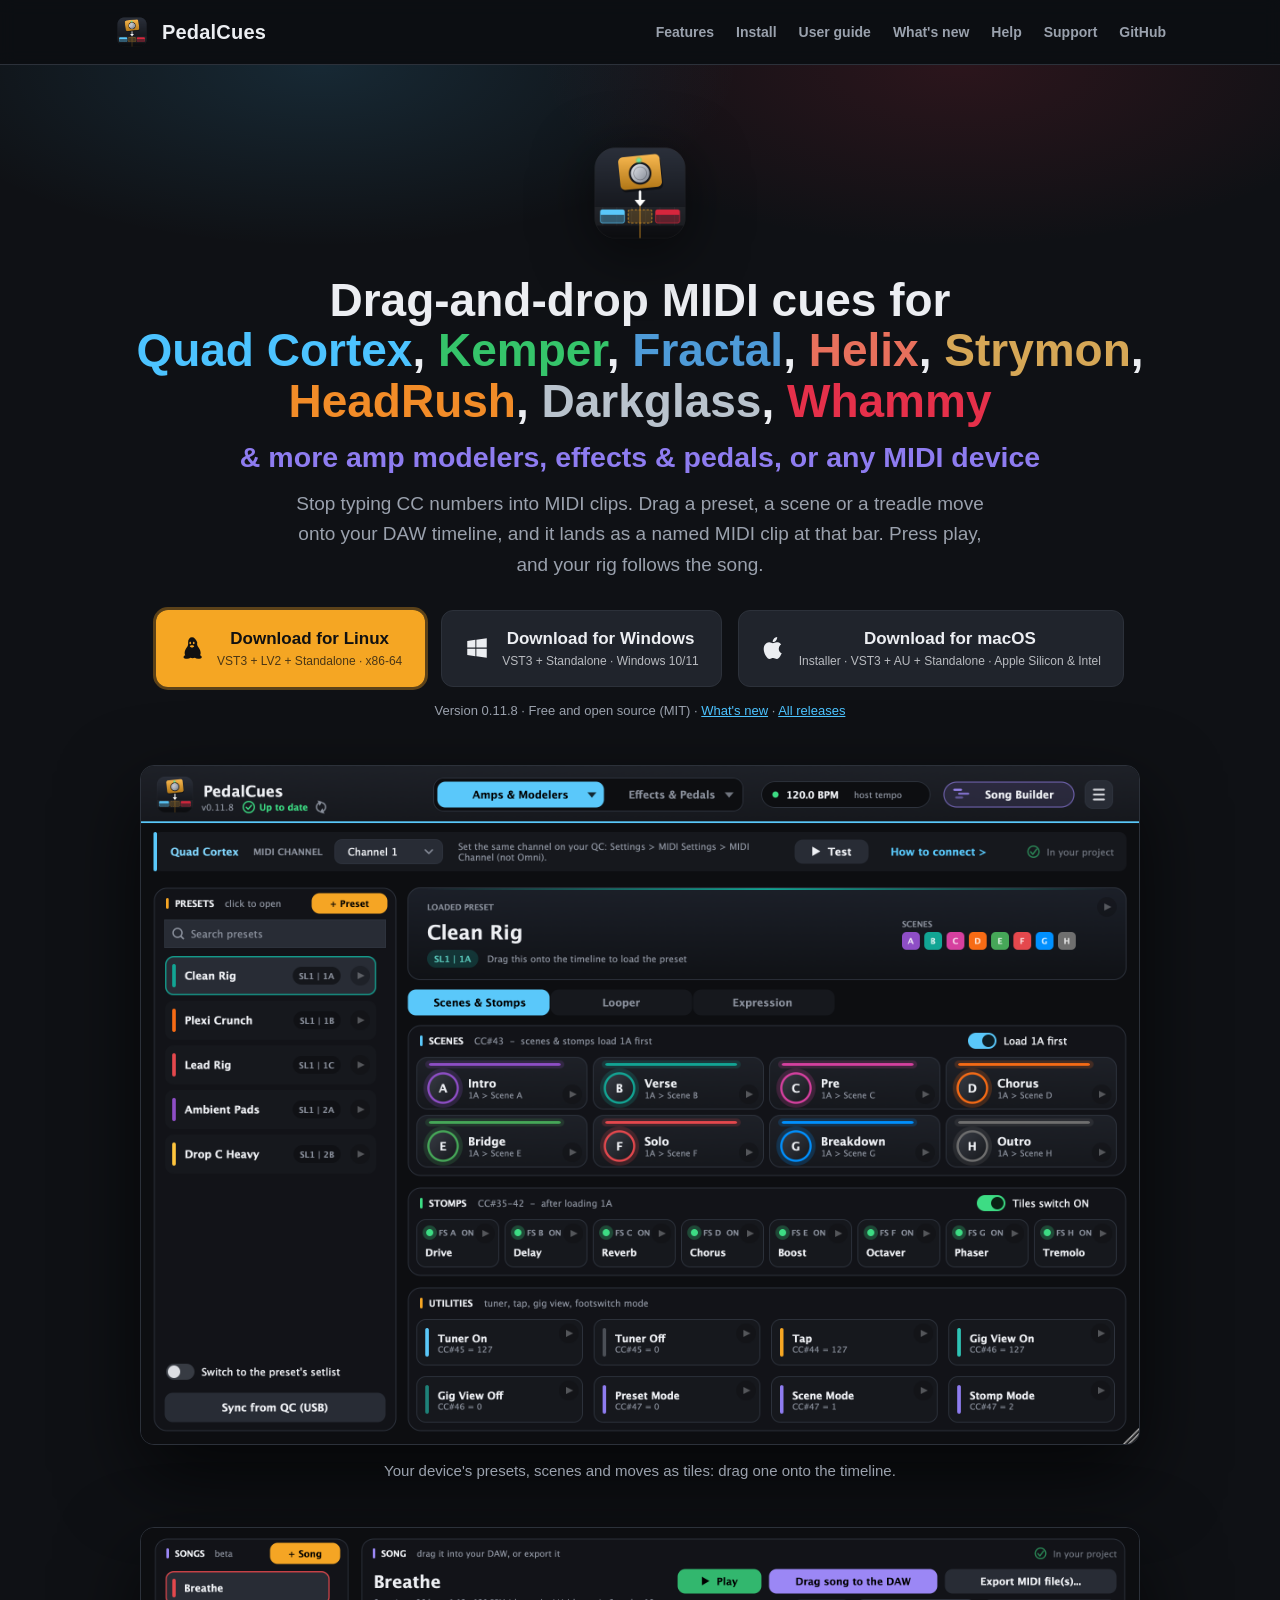
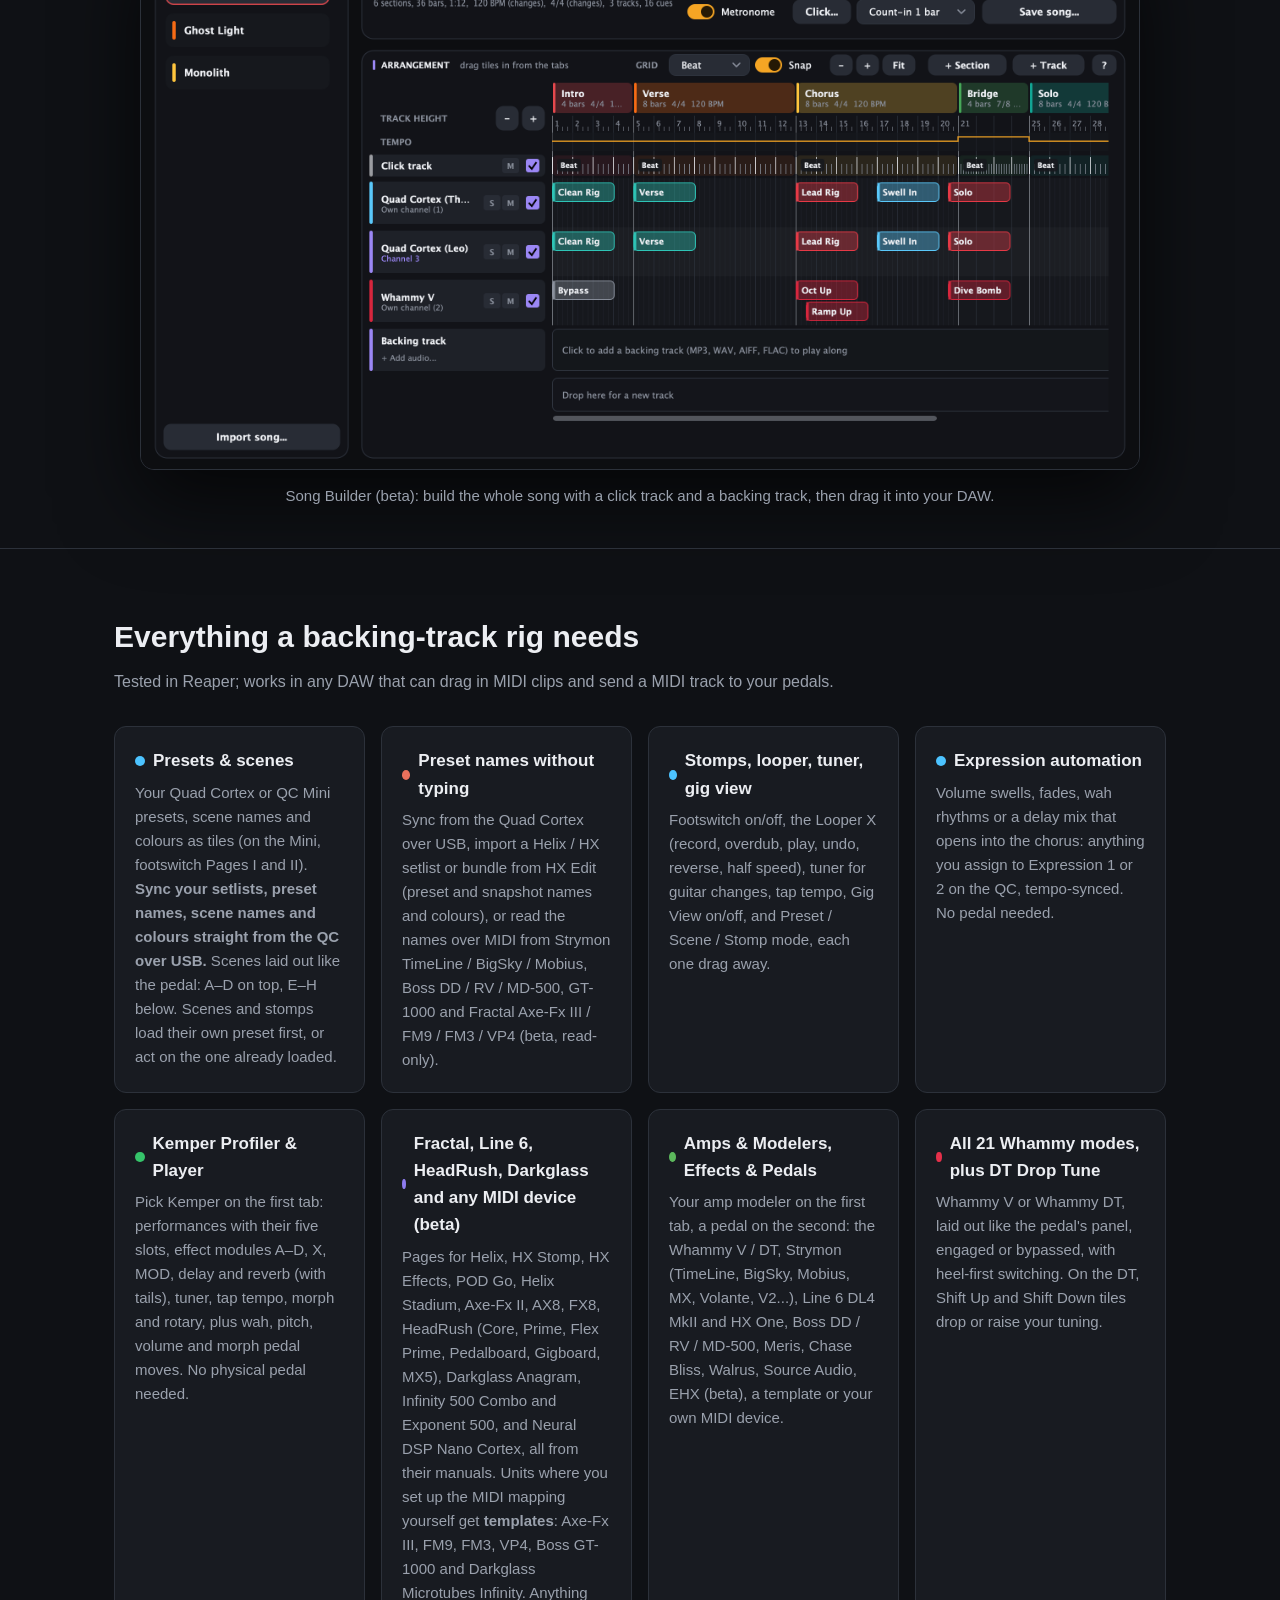
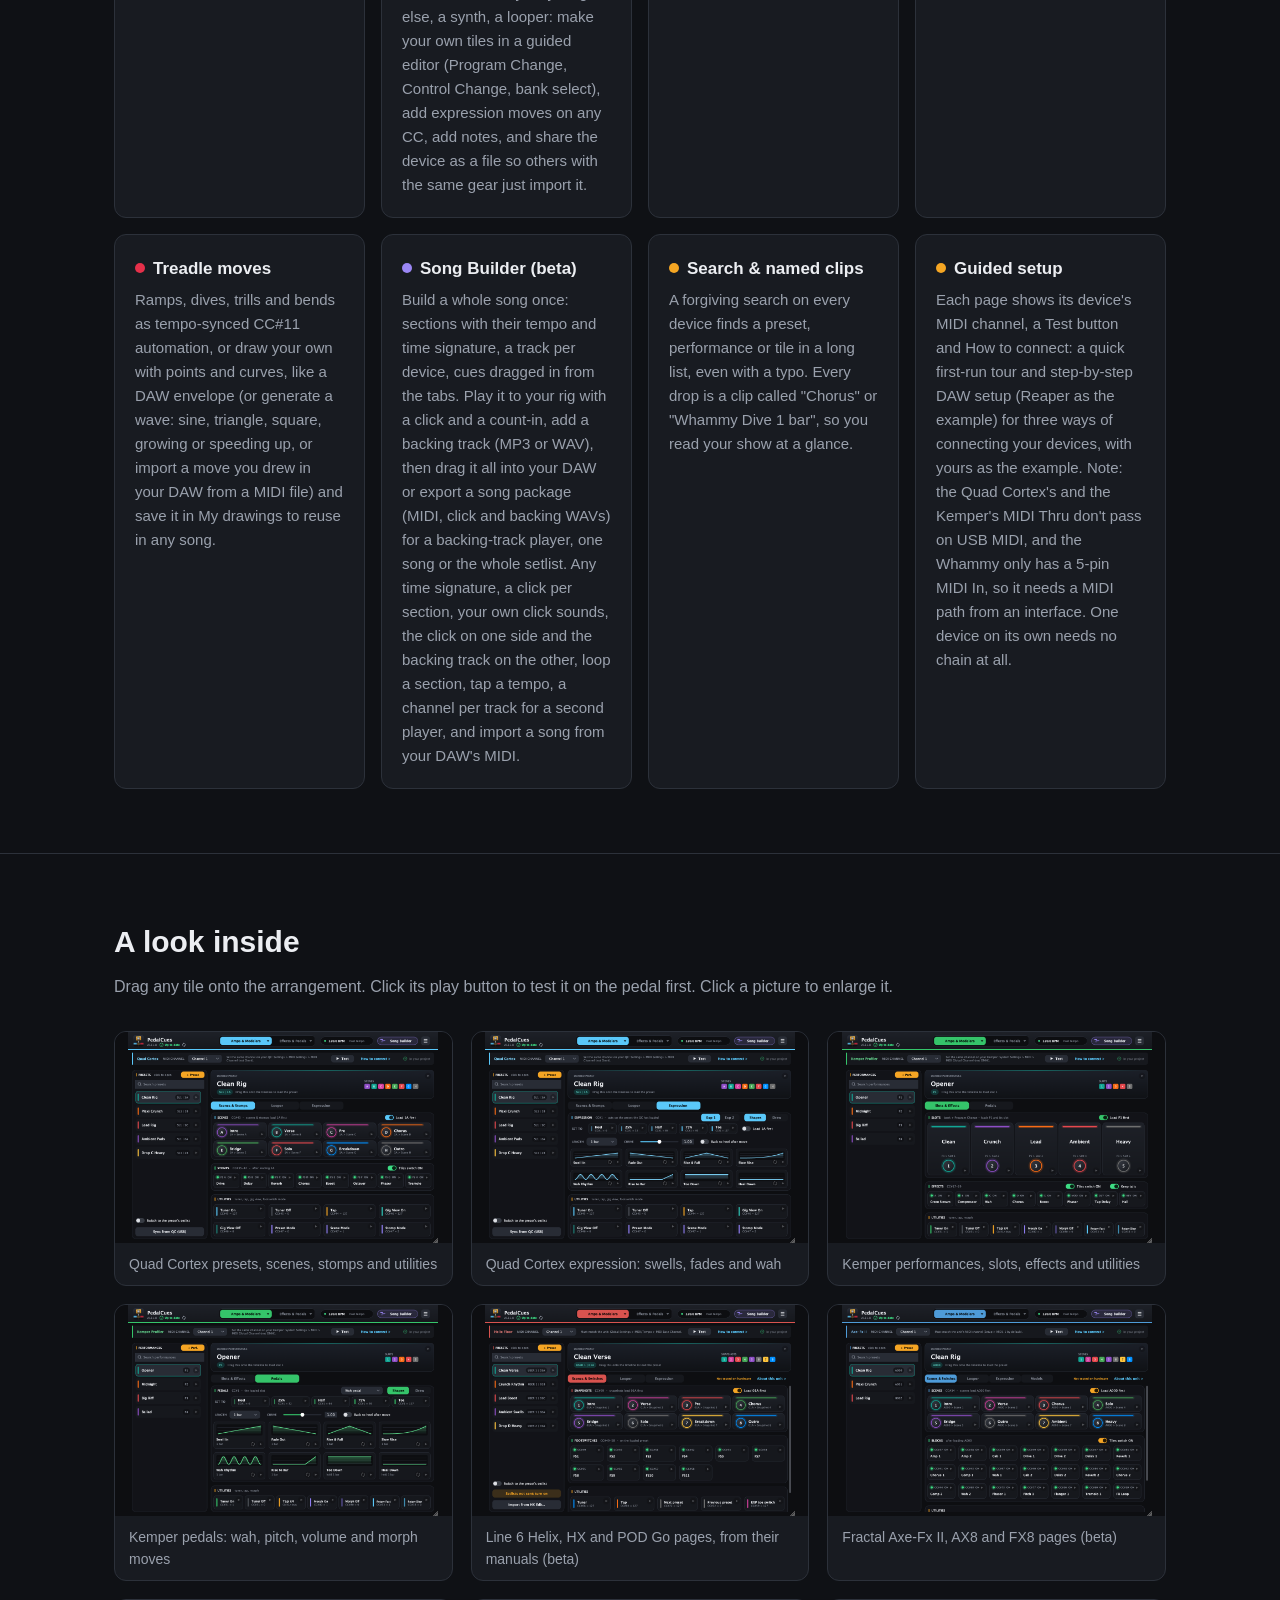
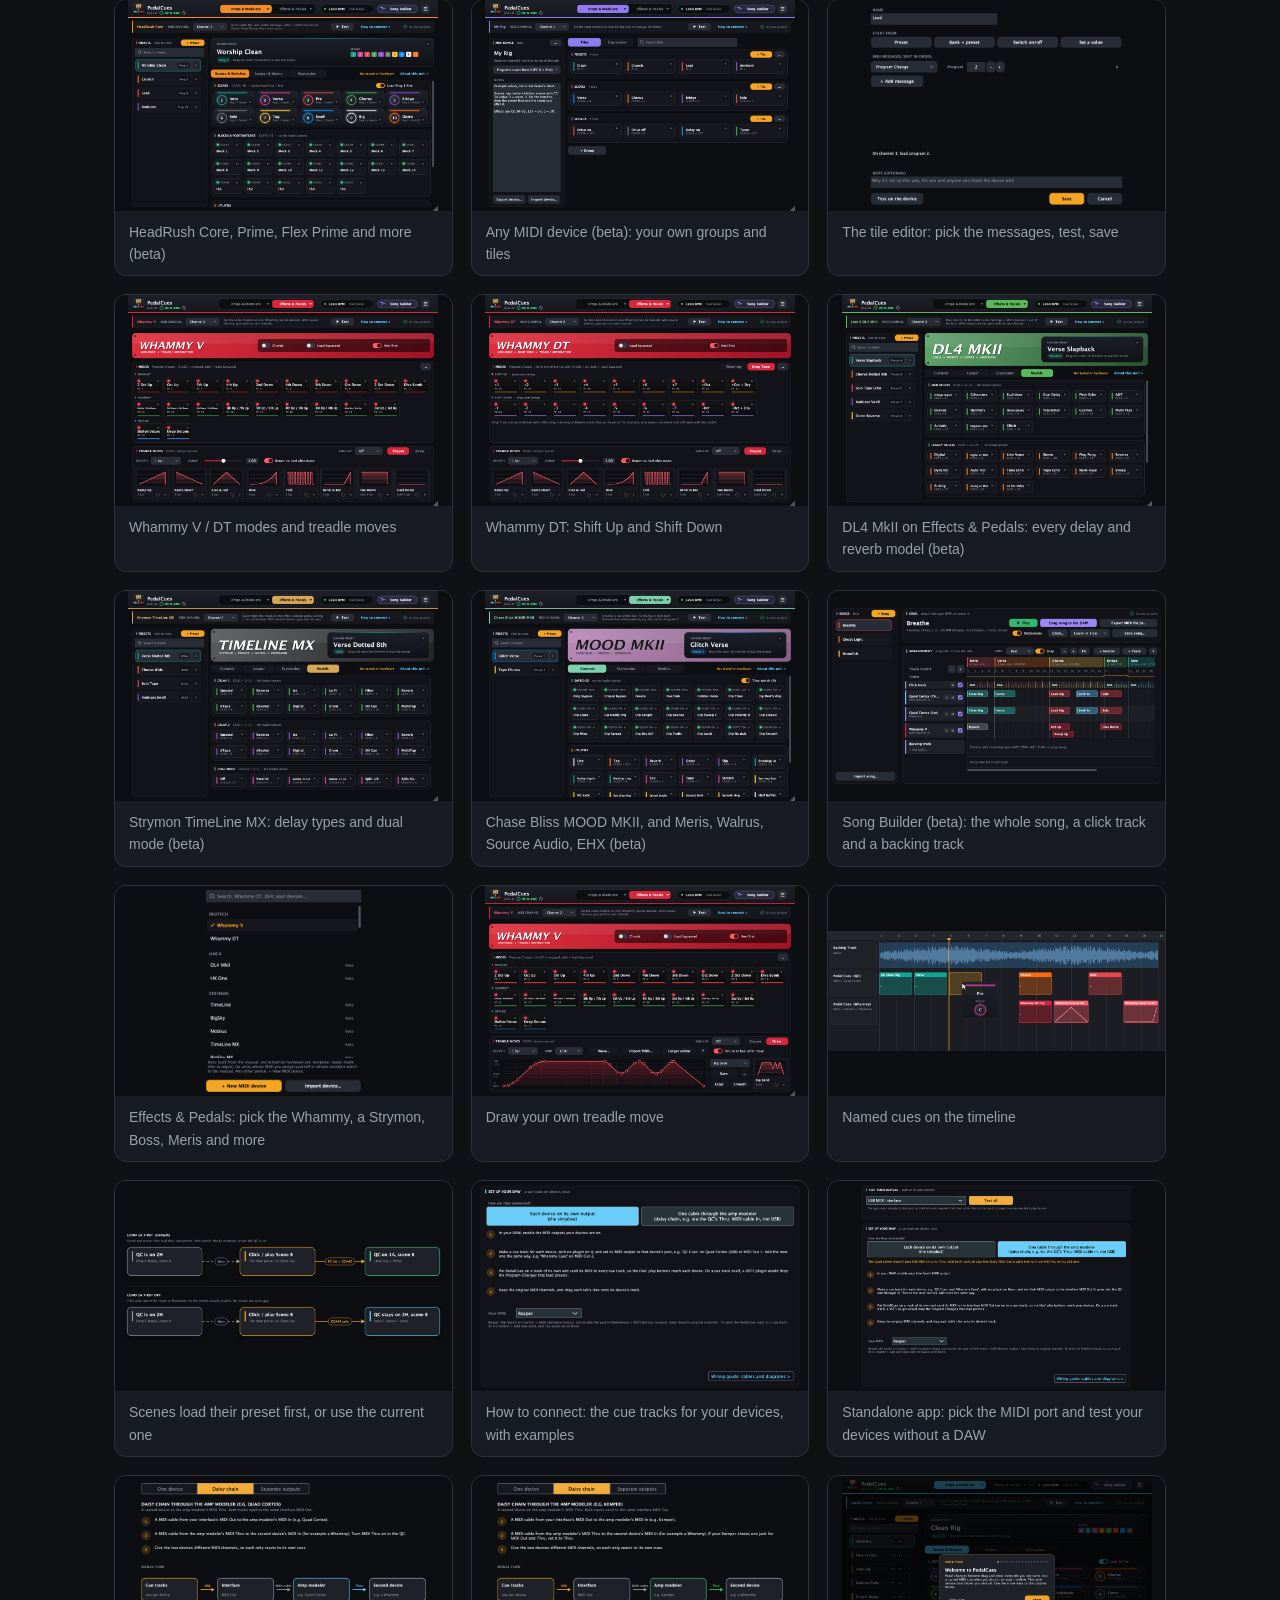
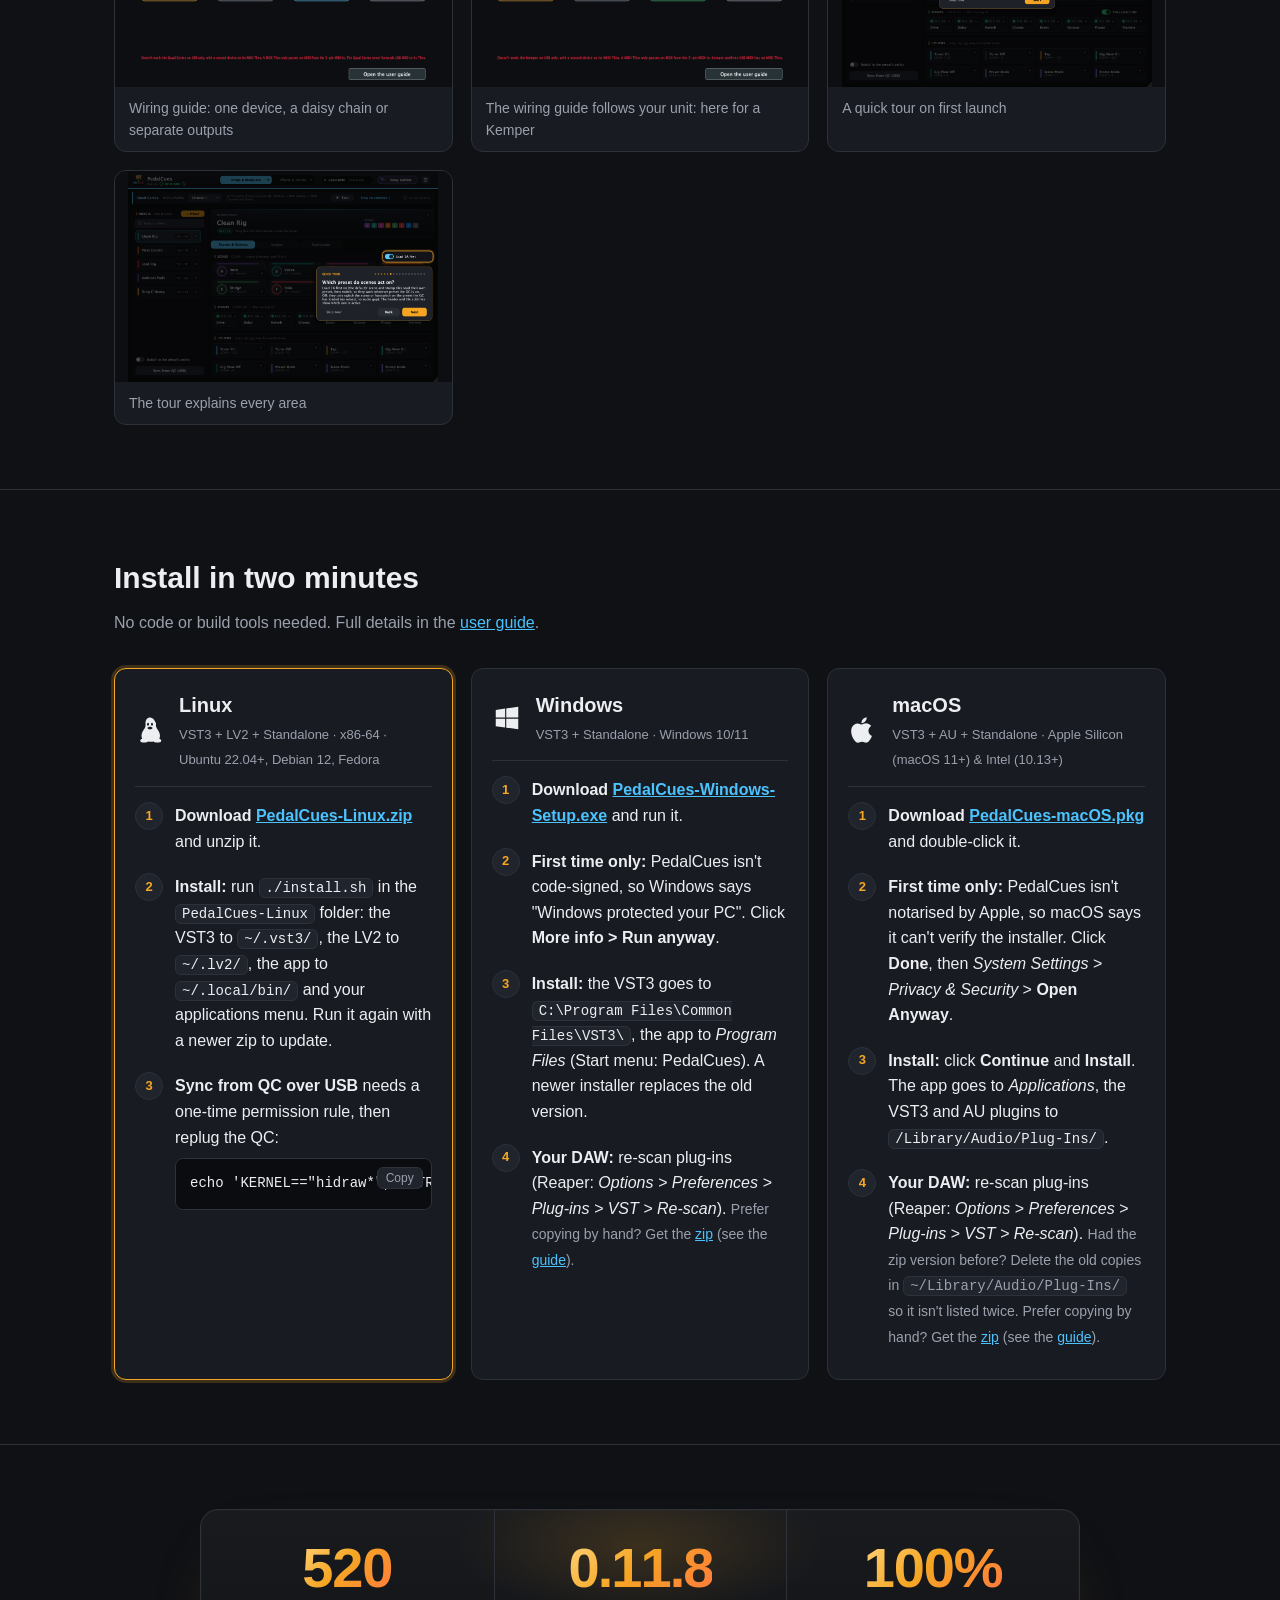
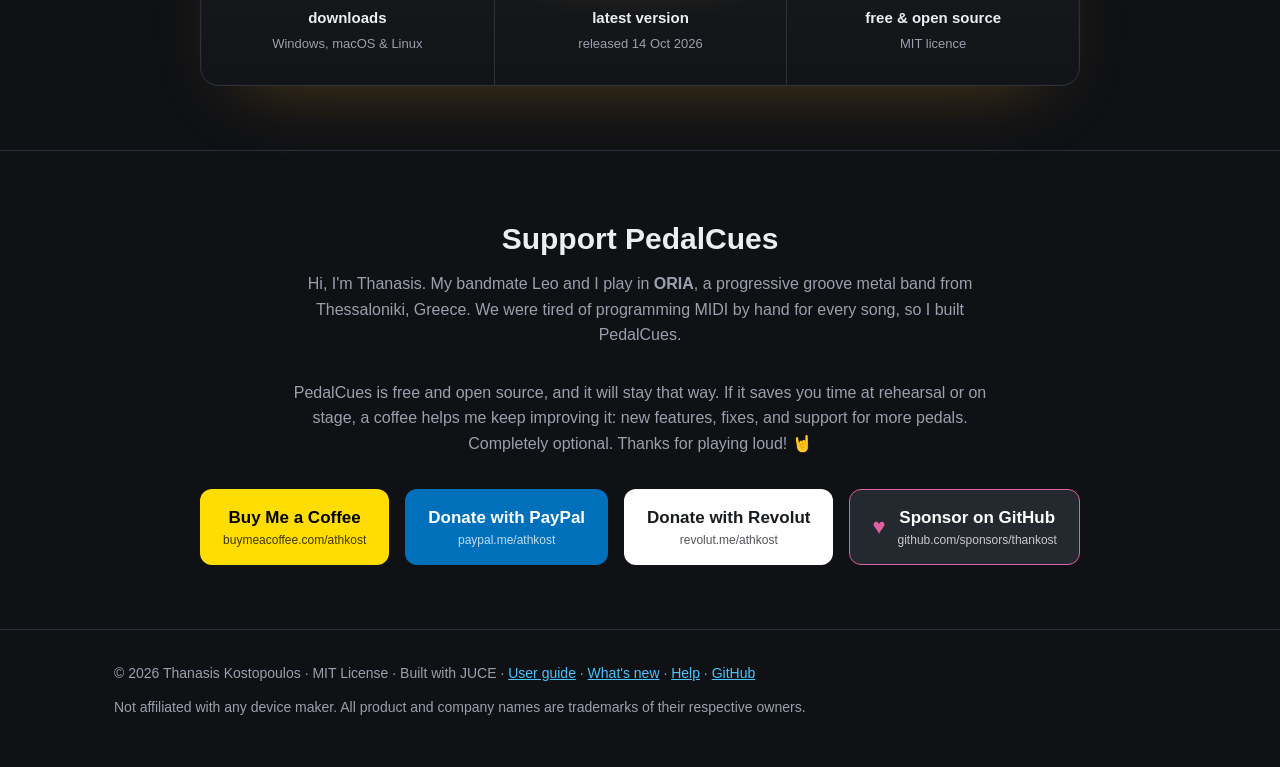
<file: docs/index.html>
<!doctype html>
<html lang="en">
<head>
  <meta charset="utf-8">
  <meta name="viewport" content="width=device-width, initial-scale=1">
  <script>/* Reloads always start at the top: drop a #section left by an earlier click and jump without the smooth scroll (lazy images
     loading mid-animation used to stop it part way). Opening a link to a #section still jumps there. */
  (function () {
    if ('scrollRestoration' in history) history.scrollRestoration = 'manual';
    var nav = window.performance && performance.getEntriesByType ? performance.getEntriesByType('navigation')[0] : null;
    if (nav && nav.type === 'reload' && location.hash) history.replaceState(null, '', location.pathname + location.search);
    function toTop() { if (!location.hash) window.scrollTo({ top: 0, left: 0, behavior: 'instant' }); }
    toTop();
    document.addEventListener('DOMContentLoaded', toTop);
    window.addEventListener('load', toTop);
  })();
  </script>
  <title>PedalCues - drag-and-drop MIDI cues for Quad Cortex, Kemper, Fractal, Helix, Strymon, HeadRush, Darkglass, Whammy &amp; more amp modelers, effects &amp; pedals</title>
  <meta name="description" content="Free VST3/AU plugin: drag Quad Cortex, Nano Cortex, Kemper, Fractal, Line 6 Helix and DL4, Strymon, Boss, Meris, Chase Bliss, HeadRush, Darkglass and Whammy V / DT cues, more amp modelers, effects and pedals, or tiles for any MIDI device, onto your DAW timeline as named MIDI clips. Windows, macOS and Linux.">
  <link rel="icon" type="image/png" href="images/icon.png">
  <meta property="og:title" content="PedalCues">
  <meta property="og:description" content="Drag-and-drop MIDI cues for Neural DSP Quad Cortex and Nano Cortex, Kemper, Fractal Audio, Line 6 Helix / HX / DL4, Strymon, Boss, Meris, Chase Bliss, HeadRush, Darkglass, DigiTech Whammy V / DT &amp; more amp modelers, effects &amp; pedals, or any MIDI device.">
  <meta property="og:image" content="images/quad-cortex.png">
  <style>
    :root {
      --bg: #0f1115; --surface: #181b21; --raised: #20242c; --outline: #2c313a;
      --text: #eceef2; --dim: #9aa1ad; --amber: #f5a623; --qc: #4cc3ff; --km: #35c46a; --cu: #8e7cf0; --wh: #e5304a;
    }
    * { box-sizing: border-box; }
    html { scroll-behavior: smooth; }
    body {
      margin: 0; background: var(--bg); color: var(--text);
      font: 16px/1.6 -apple-system, BlinkMacSystemFont, "Segoe UI", Roboto, Helvetica, Arial, sans-serif;
    }
    a { color: var(--qc); }
    .wrap { max-width: 1100px; margin: 0 auto; padding: 0 24px; }

    header.top { border-bottom: 1px solid var(--outline); background: #0c0e12cc; position: sticky; top: 0; backdrop-filter: blur(8px); z-index: 5; }
    header.top .wrap { display: flex; align-items: center; gap: 12px; height: 64px; }
    header.top img { width: 36px; height: 36px; }
    header.top b { font-size: 20px; letter-spacing: .2px; }
    header.top nav { margin-left: auto; display: flex; gap: 22px; }
    header.top nav a { color: var(--dim); text-decoration: none; font-weight: 600; font-size: 14px; }
    header.top nav a:hover { color: var(--text); }

    .hero { padding: 72px 0 40px; text-align: center; background:
      radial-gradient(600px 260px at 25% 0%, #4cc3ff22, transparent 70%),
      radial-gradient(600px 260px at 75% 0%, #e5304a22, transparent 70%); }
    .hero img.logo { width: 112px; height: 112px; filter: drop-shadow(0 12px 30px #0008); }
    .hero h1 { font-size: 46px; line-height: 1.1; margin: 18px 0 12px; }
    .hero h1 .qc { color: var(--qc); } .hero h1 .km { color: var(--km); } .hero h1 .fr { color: #4e9bd8; } .hero h1 .l6 { color: #e8705c; } .hero h1 .hr { color: #f28c28; } .hero h1 .dg { color: #b9c3cd; } .hero h1 .any { color: var(--cu); font-size: 0.62em; } .hero h1 .wh { color: var(--wh); } .hero h1 .sy { color: #d6a756; }
    .hero p.lead { color: var(--dim); font-size: 19px; max-width: 720px; margin: 0 auto 30px; }

    .downloads { display: flex; gap: 16px; justify-content: center; flex-wrap: wrap; }
    .btn { display: inline-flex; align-items: center; gap: 12px; padding: 14px 22px; border-radius: 12px;
      text-decoration: none; font-weight: 700; font-size: 17px; border: 1px solid transparent; transition: transform .08s, filter .15s; }
    .btn:hover { transform: translateY(-1px); filter: brightness(1.08); }
    .btn small { display: block; font-weight: 500; font-size: 12px; opacity: .75; }
    .btn svg { width: 26px; height: 26px; flex: none; }
    .btn.primary { background: var(--amber); color: #111; }
    .btn.secondary { background: var(--raised); color: var(--text); border-color: var(--outline); }
    .btn.coffee { background: #ffdd00; color: #000; }
    .btn.paypal { background: #0070ba; color: #fff; }
    .btn.revolut { background: #fff; color: #191c1f; }
    .btn.sponsors { background: #24292f; color: #fff; border-color: #db61a2; }
    .btn.sponsors .heart { color: #db61a2; font-size: 22px; line-height: 1; }
    .btn.recommended { outline: 3px solid #f5a62355; }
    .meta { color: var(--dim); font-size: 13px; margin-top: 14px; }

    .shot { margin: 44px auto 0; max-width: 1000px; border-radius: 14px; overflow: hidden; border: 1px solid var(--outline); box-shadow: 0 30px 80px #000a; }
    .shot img { display: block; width: 100%; }
    .shot-caption { margin: 14px auto 0; max-width: 1000px; color: var(--dim); font-size: 15px; }

    section { padding: 64px 0; border-top: 1px solid var(--outline); }
    h2 { font-size: 30px; margin: 0 0 8px; }
    .sub { color: var(--dim); margin: 0 0 32px; }

    .features { display: grid; grid-template-columns: repeat(auto-fit, minmax(240px, 1fr)); gap: 16px; }
    .card { background: var(--surface); border: 1px solid var(--outline); border-radius: 12px; padding: 20px; }

    /* Support: centred, readable line length */
    .support { text-align: center; }
    .support .sub { max-width: 720px; margin-left: auto; margin-right: auto; }

    /* Stats band, just above Support */
    .stats-band { position: relative; display: grid; grid-template-columns: repeat(3, 1fr); border-radius: 18px; overflow: hidden;
                  max-width: 880px; margin: 0 auto;
                  background: linear-gradient(180deg, rgba(255,255,255,.04), rgba(255,255,255,.01));
                  border: 1px solid var(--outline); box-shadow: 0 0 0 1px rgba(255,255,255,.02) inset, 0 30px 80px -40px rgba(245,166,35,.35); }
    .stats-band::before { content: ""; position: absolute; inset: -40% 20% auto 20%; height: 120%; pointer-events: none;
                          background: radial-gradient(closest-side, rgba(245,166,35,.16), transparent 70%); }
    .stat { position: relative; text-align: center; padding: 30px 20px;
            display: flex; flex-direction: column; align-items: center; justify-content: center; }
    .stat + .stat { border-left: 1px solid var(--outline); }
    .stat .num { font-size: clamp(34px, 6vw, 56px); font-weight: 800; letter-spacing: -0.02em; line-height: 1;
                 font-variant-numeric: tabular-nums;
                 background: linear-gradient(135deg, #ffd27a 0%, var(--amber) 45%, #ff7a3d 100%);
                 -webkit-background-clip: text; background-clip: text; color: transparent; }
    .stat .num.version { font-variant-numeric: proportional-nums; letter-spacing: -0.035em; }
    .stat .label { color: var(--text); font-weight: 600; font-size: 15px; margin-top: 10px; }
    .stat .sub { color: var(--dim); font-size: 13px; margin: 4px 0 0; }   /* override the section-subtitle .sub bottom margin so cards are vertically symmetric */
    @media (max-width: 640px) {
      .stats-band { grid-template-columns: 1fr; }
      .stat + .stat { border-left: 0; border-top: 1px solid var(--outline); }
    }
    .card h3 { margin: 0 0 6px; font-size: 17px; display: flex; align-items: center; gap: 8px; }
    .card p { margin: 0; color: var(--dim); font-size: 15px; }
    .dot { width: 10px; height: 10px; border-radius: 50%; display: inline-block; }

    .gallery { display: grid; grid-template-columns: repeat(auto-fit, minmax(300px, 1fr)); gap: 18px; }
    .gallery figure { margin: 0; background: var(--surface); border: 1px solid var(--outline); border-radius: 12px; overflow: hidden; }
    .gallery img { width: 100%; aspect-ratio: 16 / 10; object-fit: contain; background: #0d0e11; display: block; cursor: zoom-in; transition: filter .15s; }
    .gallery img:hover { filter: brightness(1.12); }
    .gallery figure { display: flex; flex-direction: column; }

    /* Click-to-zoom viewer */
    .lightbox { position: fixed; inset: 0; z-index: 100; display: none; align-items: center; justify-content: center; flex-direction: column;
                gap: 14px; padding: 24px 16px; background: rgba(5, 6, 8, .92); }
    .lightbox.open { display: flex; }
    .lightbox img { max-width: min(1400px, 100%); max-height: calc(100vh - 110px); border-radius: 10px; box-shadow: 0 20px 60px rgba(0,0,0,.6); cursor: zoom-out; }
    .lightbox .caption { color: var(--text); font-size: 15px; text-align: center; }
    .lightbox button { position: absolute; background: rgba(255,255,255,.08); color: var(--text); border: 1px solid var(--outline);
                       width: 46px; height: 46px; border-radius: 50%; font-size: 22px; cursor: pointer; }
    .lightbox button:hover { background: rgba(255,255,255,.16); }
    .lightbox .close { top: 16px; right: 16px; }
    .lightbox .prev { left: 16px; top: 50%; transform: translateY(-50%); }
    .lightbox .next { right: 16px; top: 50%; transform: translateY(-50%); }
    @media (max-width: 640px) { .lightbox .prev, .lightbox .next { top: auto; bottom: 16px; transform: none; } }
    .gallery figcaption { padding: 10px 14px; color: var(--dim); font-size: 14px; }

    .install { display: grid; grid-template-columns: repeat(auto-fit, minmax(320px, 1fr)); gap: 18px; }
    .os-head { display: flex; align-items: center; gap: 14px; padding-bottom: 14px; margin-bottom: 6px; border-bottom: 1px solid var(--outline); }
    .os-head svg { width: 30px; height: 30px; flex: none; }
    .os-head h3 { margin: 0; font-size: 20px; }
    .os-head small { color: var(--dim); font-size: 13px; }
    .card.os.recommended { border-color: var(--amber); box-shadow: 0 0 0 3px #f5a62333; }
    .steps { list-style: none; counter-reset: step; margin: 0; padding: 0; }
    .steps li { counter-increment: step; position: relative; padding: 10px 0 10px 40px; }
    .steps li::before { content: counter(step); position: absolute; left: 0; top: 9px; width: 26px; height: 26px; border-radius: 50%;
      background: var(--raised); border: 1px solid var(--outline); color: var(--amber); font-weight: 700; font-size: 13px;
      display: flex; align-items: center; justify-content: center; }
    a.mini { font-weight: 600; }
    code { background: var(--raised); border: 1px solid var(--outline); border-radius: 6px; padding: 1px 6px; font-size: 14px; }
    pre { background: #0a0c10; border: 1px solid var(--outline); border-radius: 8px; padding: 12px 14px; overflow-x: auto; margin: 8px 0; position: relative; }
    pre code { background: none; border: 0; padding: 0; }
    .copy { position: absolute; top: 8px; right: 8px; background: var(--raised); color: var(--dim); border: 1px solid var(--outline);
      border-radius: 6px; font-size: 12px; padding: 3px 8px; cursor: pointer; }
    .note { color: var(--dim); font-size: 14px; }

    footer { border-top: 1px solid var(--outline); padding: 32px 0 48px; color: var(--dim); font-size: 14px; }
    footer .wrap { display: flex; flex-wrap: wrap; gap: 12px 28px; justify-content: space-between; }

    @media (max-width: 640px) { .hero h1 { font-size: 34px; } header.top nav { gap: 16px; min-width: 0; overflow-x: auto; scrollbar-width: none; } header.top nav a { white-space: nowrap; } }
  </style>
</head>
<body>

<header class="top">
  <div class="wrap">
    <img src="images/icon.png" alt="">
    <b>PedalCues</b>
    <nav>
      <a href="#features">Features</a>
      <a href="#install">Install</a>
      <a href="guide.html">User guide</a>
      <a href="changelog.html">What's new</a>
      <a href="help.html">Help</a>
      <a href="#support">Support</a>
      <a href="https://github.com/thankost/pedal-cues">GitHub</a>
    </nav>
  </div>
</header>

<div class="hero" id="download">
  <div class="wrap">
    <img class="logo" src="images/icon.png" alt="PedalCues icon">
    <h1>Drag-and-drop MIDI cues for<br><span class="qc">Quad Cortex</span>, <span class="km">Kemper</span>, <span class="fr">Fractal</span>, <span class="l6">Helix</span>, <span class="sy">Strymon</span>, <span class="hr">HeadRush</span>, <span class="dg">Darkglass</span>, <span class="wh">Whammy</span><br><span class="any">&amp; more amp modelers, effects &amp; pedals, or any MIDI device</span></h1>
    <p class="lead">Stop typing CC numbers into MIDI clips. Drag a preset, a scene or a treadle move onto your DAW timeline,
      and it lands as a named MIDI clip at that bar. Press play, and your rig follows the song.</p>

    <div class="downloads">
      <a id="dl-win" class="btn primary" href="https://github.com/thankost/pedal-cues/releases/latest/download/PedalCues-Windows-Setup.exe">
        <svg viewBox="0 0 24 24" fill="currentColor"><path d="M3 5.5 10.5 4.4v7.1H3V5.5Zm0 13 7.5 1.1v-7H3v5.9Zm8.4 1.2L21 21v-8.4h-9.6v7.1Zm0-15.4v7.2H21V3l-9.6 1.3Z"/></svg>
        <span>Download for Windows<small>VST3 + Standalone &middot; Windows 10/11</small></span>
      </a>
      <a id="dl-mac" class="btn secondary" href="https://github.com/thankost/pedal-cues/releases/latest/download/PedalCues-macOS.pkg">
        <svg viewBox="0 0 24 24" fill="currentColor"><path d="M16.4 12.6c0-2.6 2.1-3.8 2.2-3.9-1.2-1.8-3.1-2-3.7-2-1.6-.2-3.1.9-3.9.9-.8 0-2-.9-3.4-.9-1.7 0-3.3 1-4.2 2.6-1.8 3.1-.5 7.7 1.3 10.2.9 1.2 1.9 2.6 3.2 2.6 1.3-.1 1.8-.8 3.3-.8s2 .8 3.4.8c1.4 0 2.3-1.3 3.1-2.5 1-1.4 1.4-2.8 1.4-2.9-.1 0-2.7-1-2.7-4.1ZM13.9 5c.7-.9 1.2-2 1-3.2-1 .1-2.3.7-3 1.6-.7.8-1.2 2-1.1 3.1 1.2.1 2.3-.6 3.1-1.5Z"/></svg>
        <span>Download for macOS<small>Installer &middot; VST3 + AU + Standalone &middot; Apple Silicon &amp; Intel</small></span>
      </a>
      <a id="dl-linux" class="btn secondary" href="https://github.com/thankost/pedal-cues/releases/latest/download/PedalCues-Linux.zip">
        <svg viewBox="0 0 24 24" fill="currentColor"><path d="M12 2c-2.2 0-3.6 1.9-3.6 4.6 0 1.4.3 2.4-.6 3.9-1 1.6-2.6 3.4-2.6 6 0 .9.2 1.6.6 2.2-.9.4-1.6 1-1.6 1.8 0 1.2 1.6 1.5 3.4 1.5 1.2 0 2.2-.4 2.9-.9.6.2 1.4.3 2.1.3s1.5-.1 2.1-.3c.7.5 1.7.9 2.9.9 1.8 0 3.4-.3 3.4-1.5 0-.8-.7-1.4-1.6-1.8.4-.6.6-1.3.6-2.2 0-2.6-1.6-4.4-2.6-6-.9-1.5-.6-2.5-.6-3.9C15.6 3.9 14.2 2 12 2Zm-1.6 4.2c.5 0 .8.6.8 1.2s-.3 1.1-.8 1.1-.8-.5-.8-1.1.3-1.2.8-1.2Zm3.2 0c.5 0 .8.6.8 1.2s-.3 1.1-.8 1.1-.8-.5-.8-1.1.3-1.2.8-1.2ZM12 9.4c.9 0 2 .5 2 1s-1.1 1.2-2 1.2-2-.7-2-1.2 1.1-1 2-1Z"/></svg>
        <span>Download for Linux<small>VST3 + LV2 + Standalone &middot; x86-64</small></span>
      </a>
    </div>
    <div class="meta"><span id="version">Latest release</span> &middot; Free and open source (MIT) &middot;
      <a href="changelog.html">What's new</a> &middot;
      <a href="https://github.com/thankost/pedal-cues/releases">All releases</a></div>

    <div class="shot"><img src="images/quad-cortex.png" alt="PedalCues Quad Cortex page"></div>
    <p class="shot-caption">Your device's presets, scenes and moves as tiles: drag one onto the timeline.</p>
    <div class="shot"><img src="images/song-builder.png" alt="PedalCues Song Builder"></div>
    <p class="shot-caption">Song Builder (beta): build the whole song with a click track and a backing track, then drag it into your DAW.</p>
  </div>
</div>

<section id="features">
  <div class="wrap">
    <h2>Everything a backing-track rig needs</h2>
    <p class="sub">Tested in Reaper; works in any DAW that can drag in MIDI clips and send a MIDI track to your pedals.</p>
    <div class="features">
      <div class="card"><h3><span class="dot" style="background:var(--qc)"></span>Presets &amp; scenes</h3>
        <p>Your Quad Cortex or QC Mini presets, scene names and colours as tiles (on the Mini, footswitch Pages I and II). <b>Sync your setlists, preset names, scene names and colours straight from the QC over USB.</b> Scenes laid out like the pedal: A&ndash;D on top, E&ndash;H below. Scenes and stomps load their own preset first, or act on the one already loaded.</p></div>
      <div class="card"><h3><span class="dot" style="background:#e8705c"></span>Preset names without typing</h3>
        <p>Sync from the Quad Cortex over USB, import a Helix / HX setlist or bundle from HX Edit (preset and snapshot names and colours), or read the names over MIDI from Strymon TimeLine / BigSky / Mobius, Boss DD / RV / MD-500, GT-1000 and Fractal Axe-Fx III / FM9 / FM3 / VP4 (beta, read-only).</p></div>
      <div class="card"><h3><span class="dot" style="background:var(--qc)"></span>Stomps, looper, tuner, gig view</h3>
        <p>Footswitch on/off, the Looper X (record, overdub, play, undo, reverse, half speed), tuner for guitar changes, tap tempo, Gig View on/off, and Preset / Scene / Stomp mode, each one drag away.</p></div>
      <div class="card"><h3><span class="dot" style="background:var(--qc)"></span>Expression automation</h3>
        <p>Volume swells, fades, wah rhythms or a delay mix that opens into the chorus: anything you assign to Expression 1 or 2 on the QC, tempo-synced. No pedal needed.</p></div>
      <div class="card"><h3><span class="dot" style="background:var(--km)"></span>Kemper Profiler &amp; Player</h3>
        <p>Pick Kemper on the first tab: performances with their five slots, effect modules A&ndash;D, X, MOD, delay and reverb (with tails), tuner, tap tempo, morph and rotary, plus wah, pitch, volume and morph pedal moves. No physical pedal needed.</p></div>
      <div class="card"><h3><span class="dot" style="background:var(--cu)"></span>Fractal, Line 6, HeadRush, Darkglass and any MIDI device (beta)</h3>
        <p>Pages for Helix, HX Stomp, HX Effects, POD Go, Helix Stadium, Axe-Fx II, AX8, FX8, HeadRush (Core, Prime, Flex Prime, Pedalboard, Gigboard, MX5), Darkglass Anagram, Infinity 500 Combo and Exponent 500, and Neural DSP Nano Cortex, all from their manuals. Units where you set up the MIDI mapping yourself get <b>templates</b>: Axe-Fx III, FM9, FM3, VP4, Boss GT-1000 and Darkglass Microtubes Infinity. Anything else, a synth, a looper: make your own tiles in a guided editor (Program Change, Control Change, bank select), add expression moves on any CC, add notes, and share the device as a file so others with the same gear just import it.</p></div>
      <div class="card"><h3><span class="dot" style="background:#5cb85c"></span>Amps &amp; Modelers, Effects &amp; Pedals</h3>
        <p>Your amp modeler on the first tab, a pedal on the second: the Whammy V / DT, Strymon (TimeLine, BigSky, Mobius, MX, Volante, V2...), Line 6 DL4 MkII and HX One, Boss DD / RV / MD-500, Meris, Chase Bliss, Walrus, Source Audio, EHX (beta), a template or your own MIDI device.</p></div>
      <div class="card"><h3><span class="dot" style="background:var(--wh)"></span>All 21 Whammy modes, plus DT Drop Tune</h3>
        <p>Whammy V or Whammy DT, laid out like the pedal's panel, engaged or bypassed, with heel-first switching. On the DT, Shift Up and Shift Down tiles drop or raise your tuning.</p></div>
      <div class="card"><h3><span class="dot" style="background:var(--wh)"></span>Treadle moves</h3>
        <p>Ramps, dives, trills and bends as tempo-synced CC#11 automation, or draw your own with points and curves, like a DAW envelope (or generate a wave: sine, triangle, square, growing or speeding up, or import a move you drew in your DAW from a MIDI file) and save it in My drawings to reuse in any song.</p></div>
      <div class="card"><h3><span class="dot" style="background:#9b87f5"></span>Song Builder (beta)</h3>
        <p>Build a whole song once: sections with their tempo and time signature, a track per device, cues dragged in from the tabs. Play it to your rig with a click and a count-in, add a backing track (MP3 or WAV), then drag it all into your DAW or export a song package (MIDI, click and backing WAVs) for a backing-track player, one song or the whole setlist. Any time signature, a click per section, your own click sounds, the click on one side and the backing track on the other, loop a section, tap a tempo, a channel per track for a second player, and import a song from your DAW's MIDI.</p></div>
      <div class="card"><h3><span class="dot" style="background:var(--amber)"></span>Search &amp; named clips</h3>
        <p>A forgiving search on every device finds a preset, performance or tile in a long list, even with a typo. Every drop is a clip called "Chorus" or "Whammy Dive 1 bar", so you read your show at a glance.</p></div>
      <div class="card"><h3><span class="dot" style="background:var(--amber)"></span>Guided setup</h3>
        <p>Each page shows its device's MIDI channel, a Test button and How to connect: a quick first-run tour and step-by-step DAW setup (Reaper as the example) for three ways of connecting your devices, with yours as the example. Note: the Quad Cortex's and the Kemper's MIDI Thru don't pass on USB MIDI, and the Whammy only has a 5-pin MIDI In, so it needs a MIDI path from an interface. One device on its own needs no chain at all.</p></div>
    </div>
  </div>
</section>

<section>
  <div class="wrap">
    <h2>A look inside</h2>
    <p class="sub">Drag any tile onto the arrangement. Click its play button to test it on the pedal first. Click a picture to enlarge it.</p>
    <div class="gallery">
      <figure><img src="images/quad-cortex.png" alt="Quad Cortex page" loading="lazy"><figcaption>Quad Cortex presets, scenes, stomps and utilities</figcaption></figure>
      <figure><img src="images/qc-expression.png" alt="Quad Cortex expression moves" loading="lazy"><figcaption>Quad Cortex expression: swells, fades and wah</figcaption></figure>
      <figure><img src="images/kemper.png" alt="Kemper page" loading="lazy"><figcaption>Kemper performances, slots, effects and utilities</figcaption></figure>
      <figure><img src="images/kemper-pedals.png" alt="Kemper pedal moves" loading="lazy"><figcaption>Kemper pedals: wah, pitch, volume and morph moves</figcaption></figure>
      <figure><img src="images/helix.png" alt="Helix Floor page" loading="lazy"><figcaption>Line 6 Helix, HX and POD Go pages, from their manuals (beta)</figcaption></figure>
      <figure><img src="images/axe-fx-2.png" alt="Axe-Fx II page" loading="lazy"><figcaption>Fractal Axe-Fx II, AX8 and FX8 pages (beta)</figcaption></figure>
      <figure><img src="images/headrush-core.png" alt="HeadRush Core page" loading="lazy"><figcaption>HeadRush Core, Prime, Flex Prime and more (beta)</figcaption></figure>
      <figure><img src="images/custom-device.png" alt="A custom MIDI device" loading="lazy"><figcaption>Any MIDI device (beta): your own groups and tiles</figcaption></figure>
      <figure><img src="images/custom-tile-editor.png" alt="Custom tile editor" loading="lazy"><figcaption>The tile editor: pick the messages, test, save</figcaption></figure>
      <figure><img src="images/whammy.png" alt="Whammy V page" loading="lazy"><figcaption>Whammy V / DT modes and treadle moves</figcaption></figure>
      <figure><img src="images/whammy-dt-droptune.png" alt="Whammy DT Drop Tune" loading="lazy"><figcaption>Whammy DT: Shift Up and Shift Down</figcaption></figure>
      <figure><img src="images/dl4-models.png" alt="Line 6 DL4 MkII page" loading="lazy"><figcaption>DL4 MkII on Effects &amp; Pedals: every delay and reverb model (beta)</figcaption></figure>
      <figure><img src="images/strymon-timeline-mx-models.png" alt="Strymon TimeLine MX page" loading="lazy"><figcaption>Strymon TimeLine MX: delay types and dual mode (beta)</figcaption></figure>
      <figure><img src="images/chase-bliss-mood.png" alt="Chase Bliss MOOD MKII page" loading="lazy"><figcaption>Chase Bliss MOOD MKII, and Meris, Walrus, Source Audio, EHX (beta)</figcaption></figure>
      <figure><img src="images/song-builder.png" alt="Song Builder" loading="lazy"><figcaption>Song Builder (beta): the whole song, a click track and a backing track</figcaption></figure>
      <figure><img src="images/pedal-picker.png" alt="Effects and Pedals device list" loading="lazy"><figcaption>Effects &amp; Pedals: pick the Whammy, a Strymon, Boss, Meris and more</figcaption></figure>
      <figure><img src="images/whammy-draw.png" alt="Draw a treadle move" loading="lazy"><figcaption>Draw your own treadle move</figcaption></figure>
      <figure><img src="images/timeline.png" alt="Cues on a DAW timeline" loading="lazy"><figcaption>Named cues on the timeline</figcaption></figure>
      <figure><img src="images/preset-target.png" alt="Which preset scenes act on" loading="lazy"><figcaption>Scenes load their preset first, or use the current one</figcaption></figure>
      <figure><img src="images/settings.png" alt="How to connect" loading="lazy"><figcaption>How to connect: the cue tracks for your devices, with examples</figcaption></figure>
      <figure><img src="images/settings-standalone.png" alt="How to connect in the standalone app" loading="lazy"><figcaption>Standalone app: pick the MIDI port and test your devices without a DAW</figcaption></figure>
      <figure><img src="images/wiring-guide.png" alt="Wiring guide" loading="lazy"><figcaption>Wiring guide: one device, a daisy chain or separate outputs</figcaption></figure>
      <figure><img src="images/wiring-guide-kemper.png" alt="Wiring guide for the Kemper" loading="lazy"><figcaption>The wiring guide follows your unit: here for a Kemper</figcaption></figure>
      <figure><img src="images/tour-welcome.png" alt="Quick tour" loading="lazy"><figcaption>A quick tour on first launch</figcaption></figure>
      <figure><img src="images/tour-target.png" alt="Quick tour step" loading="lazy"><figcaption>The tour explains every area</figcaption></figure>
    </div>
  </div>
</section>

<section id="install">
  <div class="wrap">
    <h2>Install in two minutes</h2>
    <p class="sub">No code or build tools needed. Full details in the <a href="guide.html">user guide</a>.</p>
    <div class="install">
      <div class="card os" id="card-win">
        <div class="os-head"><svg viewBox="0 0 24 24" fill="currentColor"><path d="M3 5.5 10.5 4.4v7.1H3V5.5Zm0 13 7.5 1.1v-7H3v5.9Zm8.4 1.2L21 21v-8.4h-9.6v7.1Zm0-15.4v7.2H21V3l-9.6 1.3Z"/></svg><div><h3>Windows</h3><small>VST3 + Standalone &middot; Windows 10/11</small></div></div>
        <ol class="steps">
          <li><b>Download</b> <a class="mini" href="https://github.com/thankost/pedal-cues/releases/latest/download/PedalCues-Windows-Setup.exe">PedalCues-Windows-Setup.exe</a> and run it.</li>
          <li><b>First time only:</b> PedalCues isn't code-signed, so Windows says "Windows protected your PC". Click <b>More info &gt; Run anyway</b>.</li>
          <li><b>Install:</b> the VST3 goes to <code>C:\Program Files\Common Files\VST3\</code>, the app to <i>Program Files</i> (Start menu: PedalCues). A newer installer replaces the old version.</li>
          <li><b>Your DAW:</b> re-scan plug-ins (Reaper: <i>Options &gt; Preferences &gt; Plug-ins &gt; VST &gt; Re-scan</i>).
            <span class="note">Prefer copying by hand? Get the <a href="https://github.com/thankost/pedal-cues/releases/latest/download/PedalCues-Windows.zip">zip</a> (see the <a href="guide.html#1-install">guide</a>).</span></li>
        </ol>
      </div>
      <div class="card os" id="card-mac">
        <div class="os-head"><svg viewBox="0 0 24 24" fill="currentColor"><path d="M16.4 12.6c0-2.6 2.1-3.8 2.2-3.9-1.2-1.8-3.1-2-3.7-2-1.6-.2-3.1.9-3.9.9-.8 0-2-.9-3.4-.9-1.7 0-3.3 1-4.2 2.6-1.8 3.1-.5 7.7 1.3 10.2.9 1.2 1.9 2.6 3.2 2.6 1.3-.1 1.8-.8 3.3-.8s2 .8 3.4.8c1.4 0 2.3-1.3 3.1-2.5 1-1.4 1.4-2.8 1.4-2.9-.1 0-2.7-1-2.7-4.1ZM13.9 5c.7-.9 1.2-2 1-3.2-1 .1-2.3.7-3 1.6-.7.8-1.2 2-1.1 3.1 1.2.1 2.3-.6 3.1-1.5Z"/></svg><div><h3>macOS</h3><small>VST3 + AU + Standalone &middot; Apple Silicon (macOS 11+) &amp; Intel (10.13+)</small></div></div>
        <ol class="steps">
          <li><b>Download</b> <a class="mini" href="https://github.com/thankost/pedal-cues/releases/latest/download/PedalCues-macOS.pkg">PedalCues-macOS.pkg</a> and double-click it.</li>
          <li><b>First time only:</b> PedalCues isn't notarised by Apple, so macOS says it can't verify the installer. Click <b>Done</b>, then
            <i>System Settings &gt; Privacy &amp; Security</i> &gt; <b>Open Anyway</b>.</li>
          <li><b>Install:</b> click <b>Continue</b> and <b>Install</b>. The app goes to <i>Applications</i>, the VST3 and AU plugins to
            <code>/Library/Audio/Plug-Ins/</code>.</li>
          <li><b>Your DAW:</b> re-scan plug-ins (Reaper: <i>Options &gt; Preferences &gt; Plug-ins &gt; VST &gt; Re-scan</i>).
            <span class="note">Had the zip version before? Delete the old copies in <code>~/Library/Audio/Plug-Ins/</code> so it isn't listed twice.
            Prefer copying by hand? Get the <a href="https://github.com/thankost/pedal-cues/releases/latest/download/PedalCues-macOS.zip">zip</a> (see the <a href="guide.html#1-install">guide</a>).</span></li>
        </ol>
      </div>
      <div class="card os" id="card-linux">
        <div class="os-head"><svg viewBox="0 0 24 24" fill="currentColor"><path d="M12 2c-2.2 0-3.6 1.9-3.6 4.6 0 1.4.3 2.4-.6 3.9-1 1.6-2.6 3.4-2.6 6 0 .9.2 1.6.6 2.2-.9.4-1.6 1-1.6 1.8 0 1.2 1.6 1.5 3.4 1.5 1.2 0 2.2-.4 2.9-.9.6.2 1.4.3 2.1.3s1.5-.1 2.1-.3c.7.5 1.7.9 2.9.9 1.8 0 3.4-.3 3.4-1.5 0-.8-.7-1.4-1.6-1.8.4-.6.6-1.3.6-2.2 0-2.6-1.6-4.4-2.6-6-.9-1.5-.6-2.5-.6-3.9C15.6 3.9 14.2 2 12 2Zm-1.6 4.2c.5 0 .8.6.8 1.2s-.3 1.1-.8 1.1-.8-.5-.8-1.1.3-1.2.8-1.2Zm3.2 0c.5 0 .8.6.8 1.2s-.3 1.1-.8 1.1-.8-.5-.8-1.1.3-1.2.8-1.2ZM12 9.4c.9 0 2 .5 2 1s-1.1 1.2-2 1.2-2-.7-2-1.2 1.1-1 2-1Z"/></svg><div><h3>Linux</h3><small>VST3 + LV2 + Standalone &middot; x86-64 &middot; Ubuntu 22.04+, Debian 12, Fedora</small></div></div>
        <ol class="steps">
          <li><b>Download</b> <a class="mini" href="https://github.com/thankost/pedal-cues/releases/latest/download/PedalCues-Linux.zip">PedalCues-Linux.zip</a> and unzip it.</li>
          <li><b>Install:</b> run <code>./install.sh</code> in the <code>PedalCues-Linux</code> folder: the VST3 to <code>~/.vst3/</code>, the LV2 to <code>~/.lv2/</code>, the app to <code>~/.local/bin/</code> and your applications menu. Run it again with a newer zip to update.</li>
          <li><b>Sync from QC over USB</b> needs a one-time permission rule, then replug the QC:
            <pre><code>echo 'KERNEL==&quot;hidraw*&quot;, ATTRS{idVendor}==&quot;152a&quot;, TAG+=&quot;uaccess&quot;' | sudo tee /etc/udev/rules.d/70-quad-cortex.rules &amp;&amp; sudo udevadm control --reload-rules &amp;&amp; sudo udevadm trigger</code><button class="copy" type="button">Copy</button></pre></li>
        </ol>
      </div>
    </div>
  </div>
</section>

<!-- Fallback numbers, shown until fresh ones arrive (updated at each release; see the release skill). -->
<section id="downloads-section" data-downloads="520" data-version="0.11.8" data-released="2026-10-14">
  <div class="wrap">
    <div class="stats-band">
      <div class="stat">
        <div class="num" id="downloads-count">&ndash;</div>
        <div class="label" id="downloads-label">downloads</div>
        <div class="sub">Windows, macOS &amp; Linux</div>
      </div>
      <div class="stat">
        <div class="num version" id="stat-version">&ndash;</div>
        <div class="label">latest version</div>
        <div class="sub" id="stat-date">&nbsp;</div>
      </div>
      <div class="stat">
        <div class="num">100%</div>
        <div class="label">free &amp; open source</div>
        <div class="sub">MIT licence</div>
      </div>
    </div>
  </div>
</section>

<section id="support">
  <div class="wrap support">
    <h2>Support PedalCues</h2>
    <p class="sub">Hi, I'm Thanasis. My bandmate Leo and I play in <b>ORIA</b>, a progressive groove metal band from Thessaloniki, Greece.
      We were tired of programming MIDI by hand for every song, so I built PedalCues.</p>
    <p class="sub">PedalCues is free and open source, and it will stay that way. If it saves you time at rehearsal or on stage, a coffee helps me
      keep improving it: new features, fixes, and support for more pedals. Completely optional. Thanks for playing loud! &#129304;</p>
    <div class="downloads">
      <a class="btn coffee" href="https://buymeacoffee.com/athkost" target="_blank" rel="noopener"><span>Buy Me a Coffee<small>buymeacoffee.com/athkost</small></span></a>
      <a class="btn paypal" href="https://paypal.me/athkost" target="_blank" rel="noopener"><span>Donate with PayPal<small>paypal.me/athkost</small></span></a>
      <a class="btn revolut" href="https://revolut.me/athkost" target="_blank" rel="noopener"><span>Donate with Revolut<small>revolut.me/athkost</small></span></a>
      <a class="btn sponsors" href="https://github.com/sponsors/thankost" target="_blank" rel="noopener"><span class="heart">&#9829;</span><span>Sponsor on GitHub<small>github.com/sponsors/thankost</small></span></a>
    </div>
  </div>
</section>

<footer>
  <div class="wrap">
    <span>&copy; 2026 Thanasis Kostopoulos &middot; MIT License &middot; Built with JUCE &middot; <a href="guide.html">User guide</a> &middot; <a href="changelog.html">What's new</a> &middot; <a href="help.html">Help</a> &middot; <a href="https://github.com/thankost/pedal-cues">GitHub</a></span>
    <span>Not affiliated with any device maker. All product and company names are trademarks of their respective owners.</span>
  </div>
</footer>

<script>
  // Highlight the download for the visitor's system.
  (function () {
    var ua = navigator.platform || navigator.userAgent;
    var mac = /Mac|iPhone|iPad/.test(ua), linux = !mac && /Linux|X11/.test(ua) && !/Android/.test(navigator.userAgent);
    var win = document.getElementById('dl-win'), macBtn = document.getElementById('dl-mac'), linBtn = document.getElementById('dl-linux');
    var winCard = document.getElementById('card-win'), macCard = document.getElementById('card-mac'), linCard = document.getElementById('card-linux');
    var promote = function (btn, card) {
      win.className = 'btn secondary'; btn.className = 'btn primary recommended'; win.parentNode.insertBefore(btn, win);
      card.className += ' recommended'; winCard.parentNode.insertBefore(card, winCard);
    };
    if (mac) promote(macBtn, macCard);
    else if (linux) promote(linBtn, linCard);
    else { win.className += ' recommended'; winCard.className += ' recommended'; }
  })();

  // Stats band and "Version X": from shields.io (cached, no per-visitor limit; GitHub's own API allows only
  // 60 requests an hour per network). GitHub's API is only used for the release date, and the band works without it.
  (function () {
    // Each request gives up after 5 s, so a blocked or stalled service never hangs the band.
    var json = function (url) {
      var ctrl = ('AbortController' in window) ? new AbortController() : null;
      var timer = setTimeout(function () { if (ctrl) ctrl.abort(); }, 5000);
      return fetch(url, ctrl ? { signal: ctrl.signal } : {})
        .then(function (r) { return r.ok ? r.json() : null; })
        .catch(function () { return null; })
        .then(function (v) { clearTimeout(timer); return v; });
    };
    // Resolves with the first non-null result of the given promises (or null if all fail).
    var firstOf = function (promises) {
      return new Promise(function (resolve) {
        var left = promises.length;
        promises.forEach(function (p) {
          p.then(function (v) { if (v != null) resolve(v); else if (--left === 0) resolve(null); });
        });
      });
    };
    var section = document.getElementById('downloads-section');
    var num = document.getElementById('downloads-count');

    // Show something right away: the last numbers this browser saw, or the ones baked into the page.
    var store = { get: function (k) { try { return localStorage.getItem('pc.' + k); } catch (e) { return null; } },
                  set: function (k, v) { try { localStorage.setItem('pc.' + k, v); } catch (e) {} } };
    var fmtDate = function (iso) {
      return 'released ' + new Date(iso).toLocaleDateString('en-GB', { day: 'numeric', month: 'short', year: 'numeric' });
    };
    var initial = {
      downloads: store.get('downloads') || section.dataset.downloads,
      version: store.get('version') || section.dataset.version,
      released: store.get('released') || section.dataset.released
    };
    if (initial.version) {
      document.getElementById('stat-version').textContent = initial.version;
      document.getElementById('version').textContent = 'Version ' + initial.version;
    }
    if (initial.released) document.getElementById('stat-date').textContent = fmtDate(initial.released);
    if (initial.downloads) num.textContent = Number(initial.downloads).toLocaleString('en-US');

    var setVersion = function (tag) {
      if (!tag || !/^v?\d/.test(tag)) return;
      var v = tag.replace(/^v/, '');
      document.getElementById('version').textContent = 'Version ' + v;
      document.getElementById('stat-version').textContent = v;
      store.set('version', v);
    };

    var latest = json('https://api.github.com/repos/thankost/pedal-cues/releases/latest');
    latest.then(function (r) {
      if (r && r.published_at) {
        document.getElementById('stat-date').textContent = fmtDate(r.published_at);
        store.set('released', r.published_at);
      }
    });

    // Version: shields.io or GitHub, whichever answers first.
    firstOf ([
      json('https://img.shields.io/github/v/release/thankost/pedal-cues.json').then(function (j) { return j && j.value ? j.value : null; }),
      latest.then(function (r) { return r && r.tag_name ? r.tag_name : null; })
    ]).then(setVersion);

    // Downloads: shields.io or the sum over GitHub's releases, whichever answers first.
    var showTotal = function (total, text) {
      document.getElementById('downloads-label').textContent = total === 1 ? 'download' : 'downloads';
      var show = function () { num.textContent = isNaN(total) ? text : total.toLocaleString('en-US'); };
      if (isNaN(total) || window.matchMedia('(prefers-reduced-motion: reduce)').matches || !('IntersectionObserver' in window)) return show();
      var io = new IntersectionObserver(function (entries) {   // count up when the band scrolls into view
        if (!entries[0].isIntersecting) return;
        io.disconnect();
        var start = performance.now(), dur = 1200;
        (function tick (now) {
          var t = Math.min(1, (now - start) / dur), eased = 1 - Math.pow(1 - t, 3);
          num.textContent = Math.round(total * eased).toLocaleString('en-US');
          if (t < 1) requestAnimationFrame(tick);
        })(start);
      }, { threshold: 0.4 });
      io.observe(section);
    };

    firstOf ([
      json('https://img.shields.io/github/downloads/thankost/pedal-cues/total.json').then(function (j) {
        return j && j.value ? String(j.value) : null;
      }),
      json('https://api.github.com/repos/thankost/pedal-cues/releases?per_page=100').then(function (releases) {
        if (!Array.isArray(releases)) return null;
        var total = 0;
        releases.forEach(function (rel) { (rel.assets || []).forEach(function (a) { total += a.download_count || 0; }); });
        return String(total);
      })
    ]).then(function (text) {
      if (text == null) return;
      var total = /^\d+$/.test(text) ? parseInt(text, 10) : NaN;   // shields shortens big numbers ("1.2k")
      if (!isNaN(total)) {
        if (String(total) === initial.downloads) return;          // already showing it: no count-up needed
        store.set('downloads', String(total));
      }
      showTotal (total, text);
    });
  })();

  document.querySelectorAll('.copy').forEach(function (b) {
    b.addEventListener('click', function () {
      navigator.clipboard.writeText(b.previousElementSibling.textContent).then(function () {
        b.textContent = 'Copied'; setTimeout(function () { b.textContent = 'Copy'; }, 1500);
      });
    });
  });

  // Click-to-zoom viewer for the gallery (Esc closes, arrow keys browse).
  (function () {
    var imgs = Array.prototype.slice.call(document.querySelectorAll('.gallery img'));
    var box = document.createElement('div');
    box.className = 'lightbox';
    box.setAttribute('role', 'dialog');
    box.setAttribute('aria-modal', 'true');
    box.innerHTML = '<button class="close" aria-label="Close">&times;</button>'
                  + '<button class="prev" aria-label="Previous">&#8249;</button>'
                  + '<img alt=""><div class="caption"></div>'
                  + '<button class="next" aria-label="Next">&#8250;</button>';
    document.body.appendChild(box);
    var big = box.querySelector('img'), cap = box.querySelector('.caption'), current = 0;

    function show(i) {
      current = (i + imgs.length) % imgs.length;
      big.src = imgs[current].src;
      big.alt = imgs[current].alt;
      var fc = imgs[current].parentNode.querySelector('figcaption');
      cap.textContent = fc ? fc.textContent : '';
      box.classList.add('open');
      document.body.style.overflow = 'hidden';
    }
    function close() { box.classList.remove('open'); document.body.style.overflow = ''; }

    imgs.forEach(function (img, i) { img.addEventListener('click', function () { show(i); }); });
    box.querySelector('.close').addEventListener('click', close);
    box.querySelector('.prev').addEventListener('click', function (e) { e.stopPropagation(); show(current - 1); });
    box.querySelector('.next').addEventListener('click', function (e) { e.stopPropagation(); show(current + 1); });
    big.addEventListener('click', close);
    box.addEventListener('click', function (e) { if (e.target === box) close(); });
    document.addEventListener('keydown', function (e) {
      if (!box.classList.contains('open')) return;
      if (e.key === 'Escape') close();
      else if (e.key === 'ArrowLeft') show(current - 1);
      else if (e.key === 'ArrowRight') show(current + 1);
    });
  })();
</script>
</body>
</html>
</file>
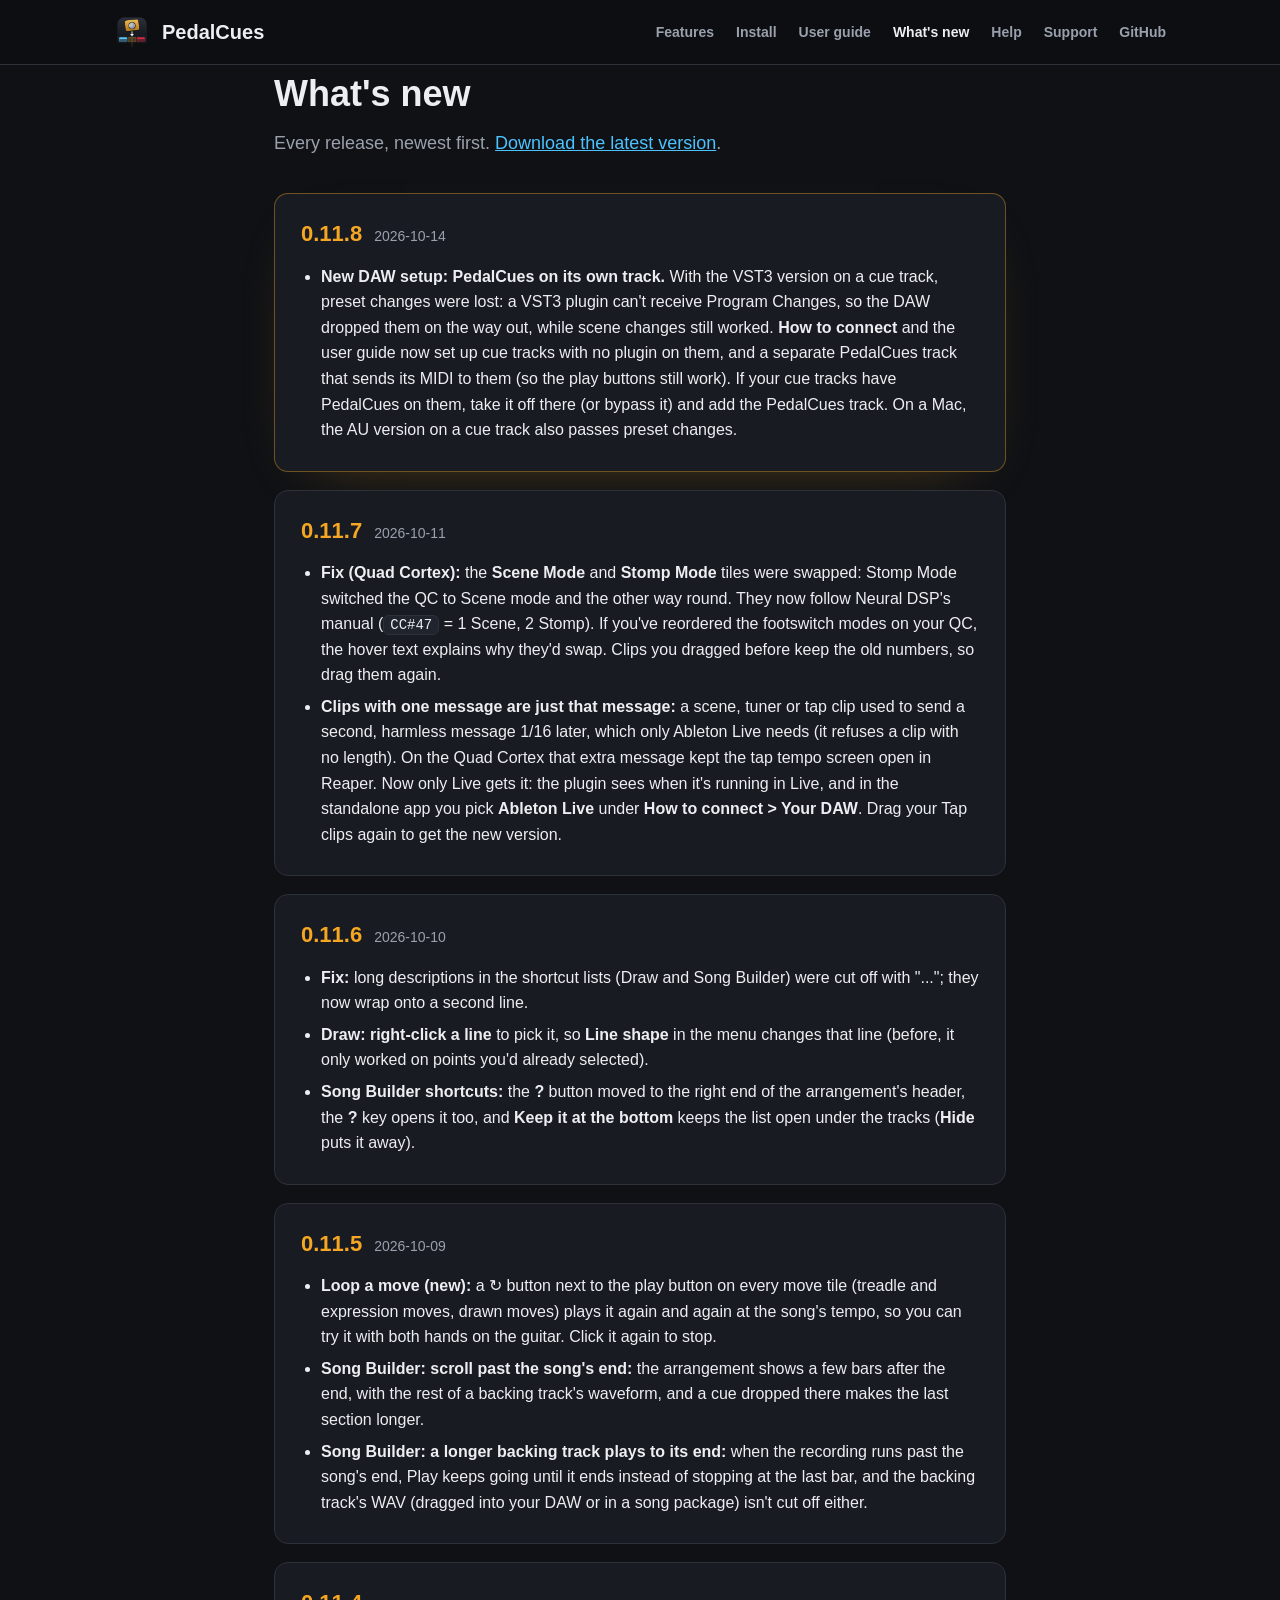
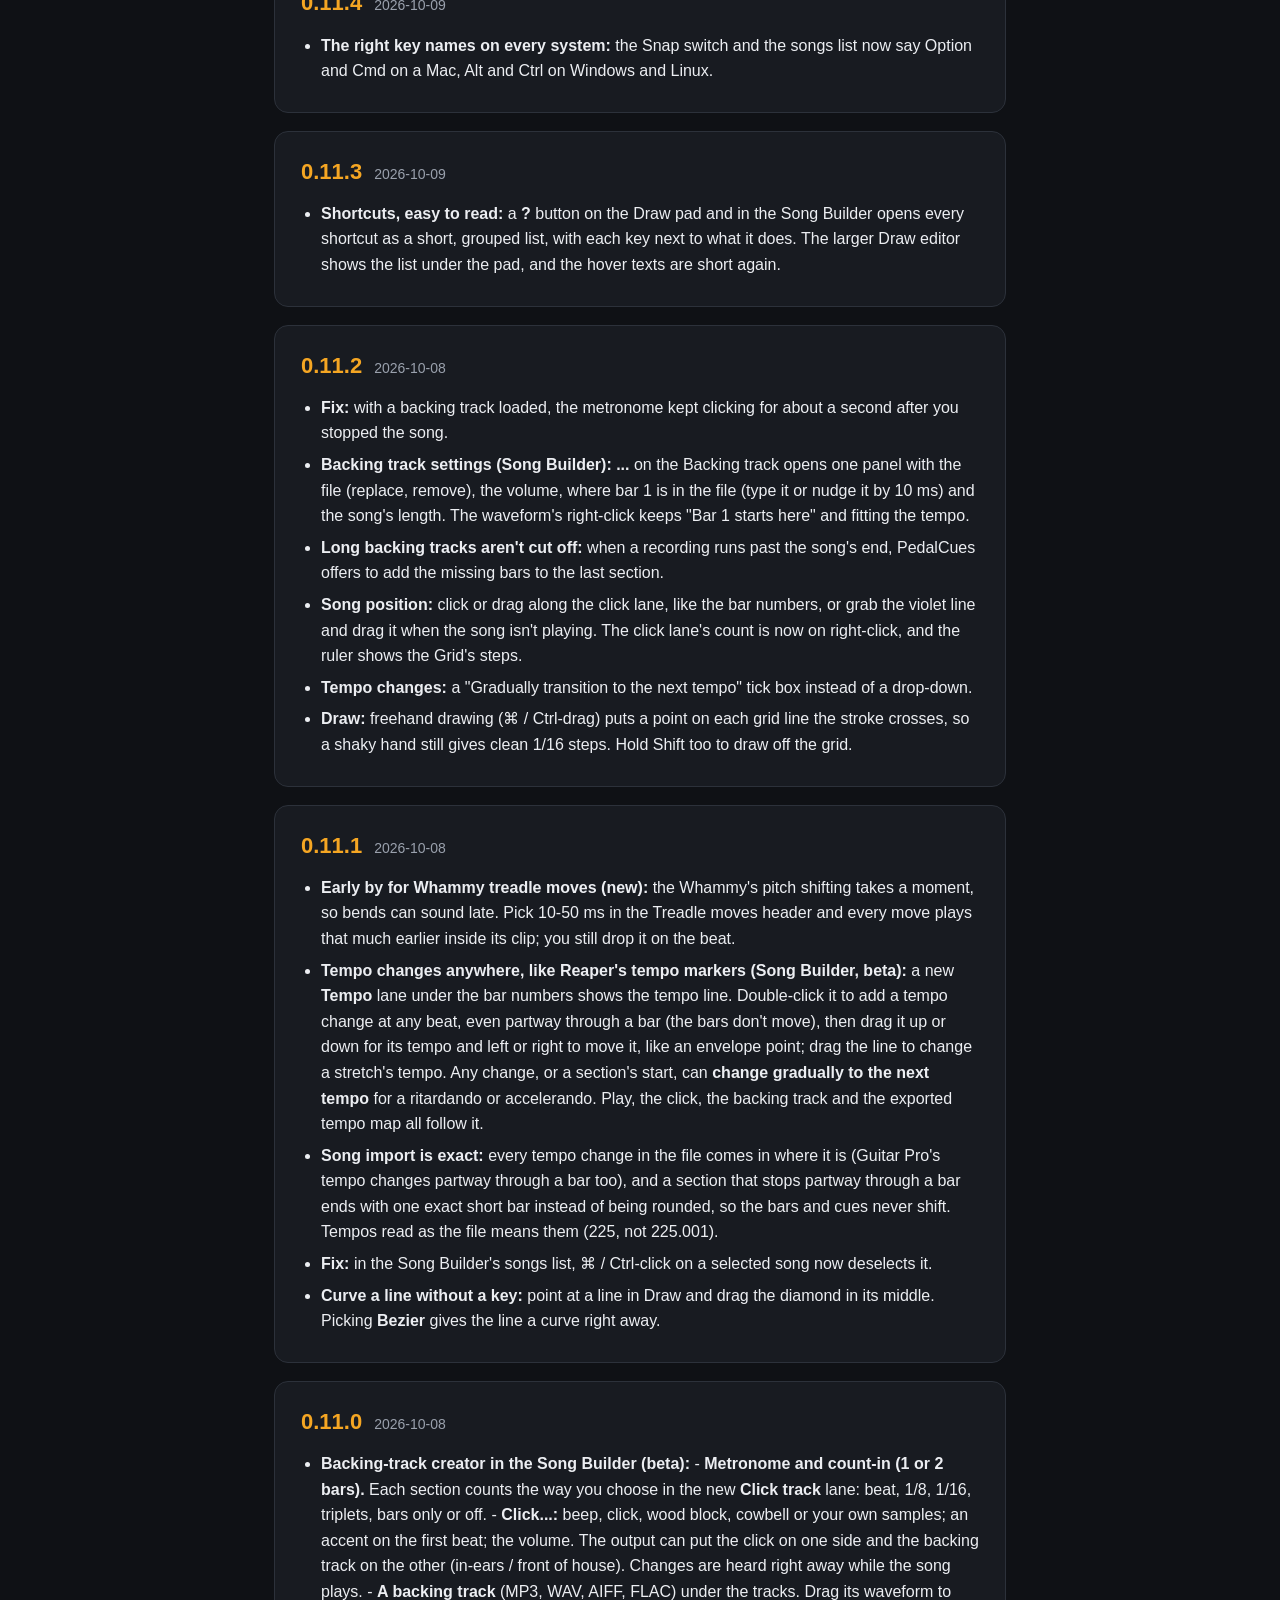
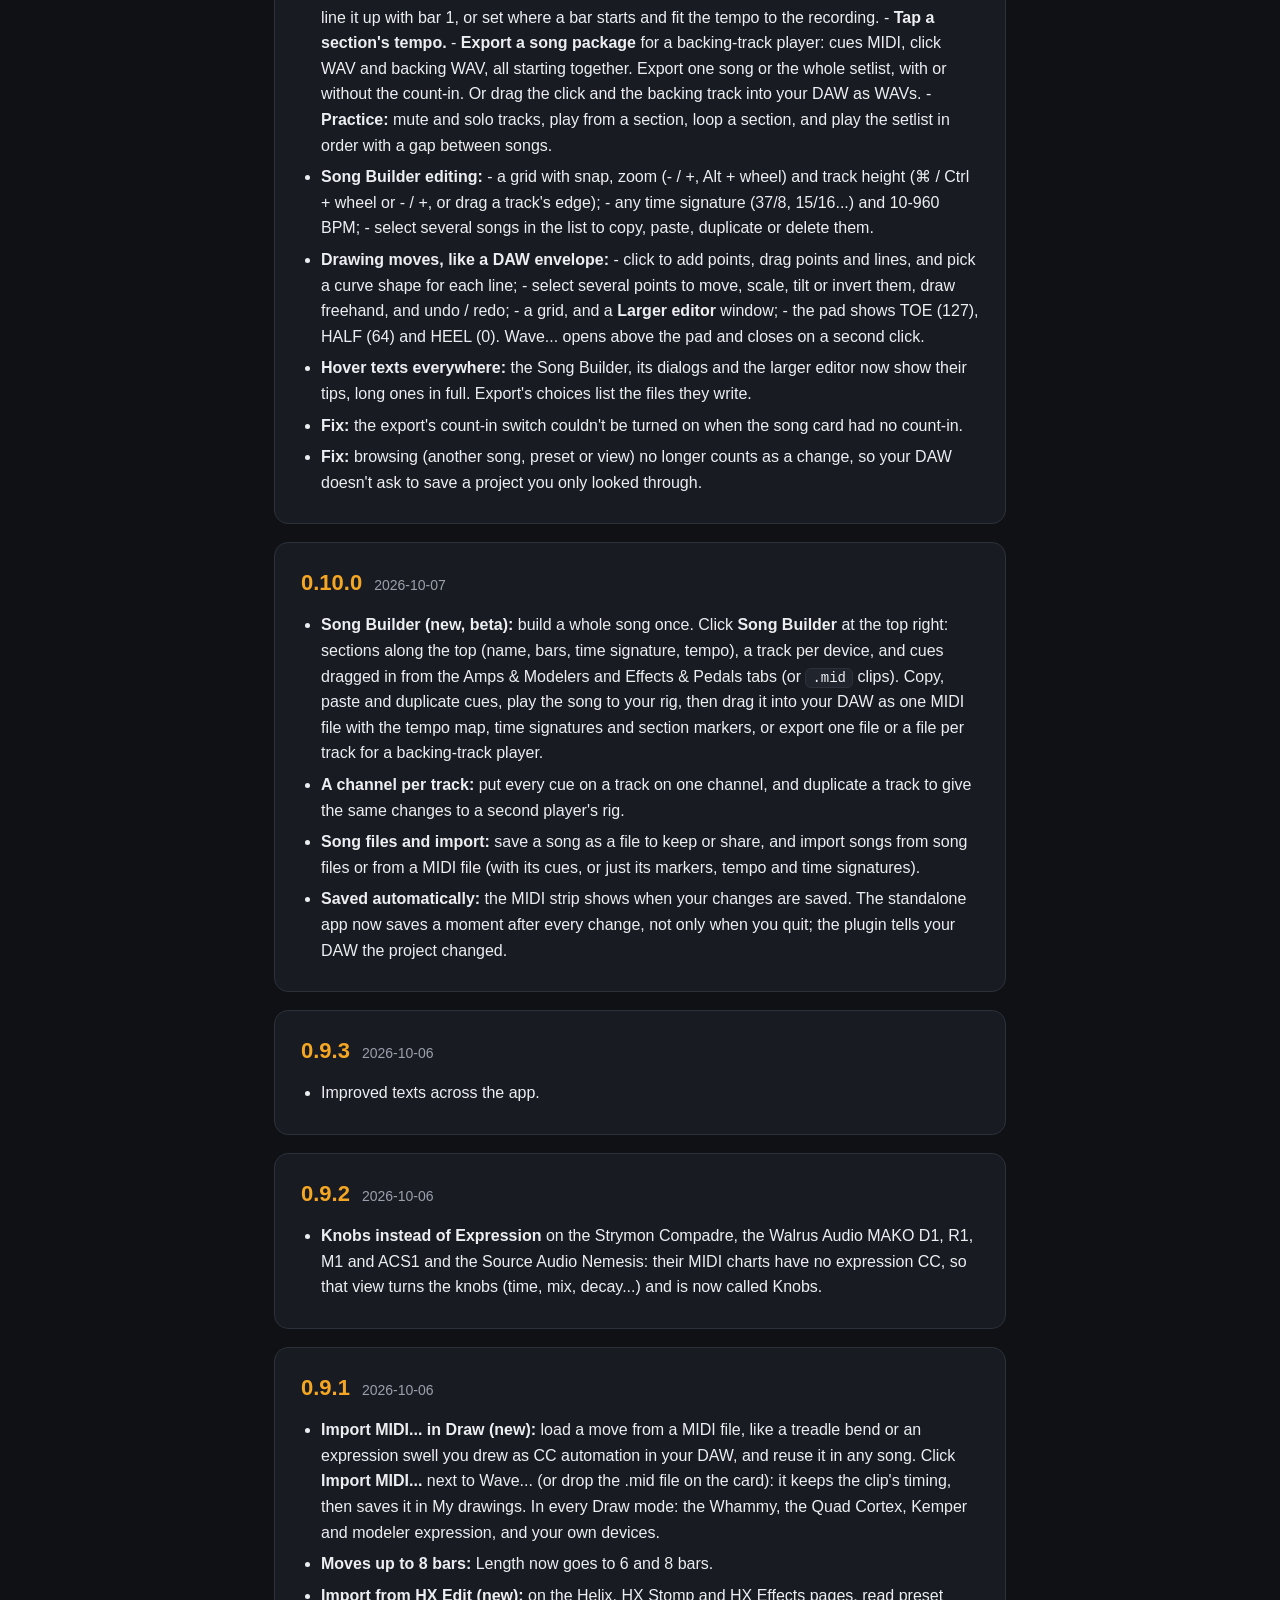
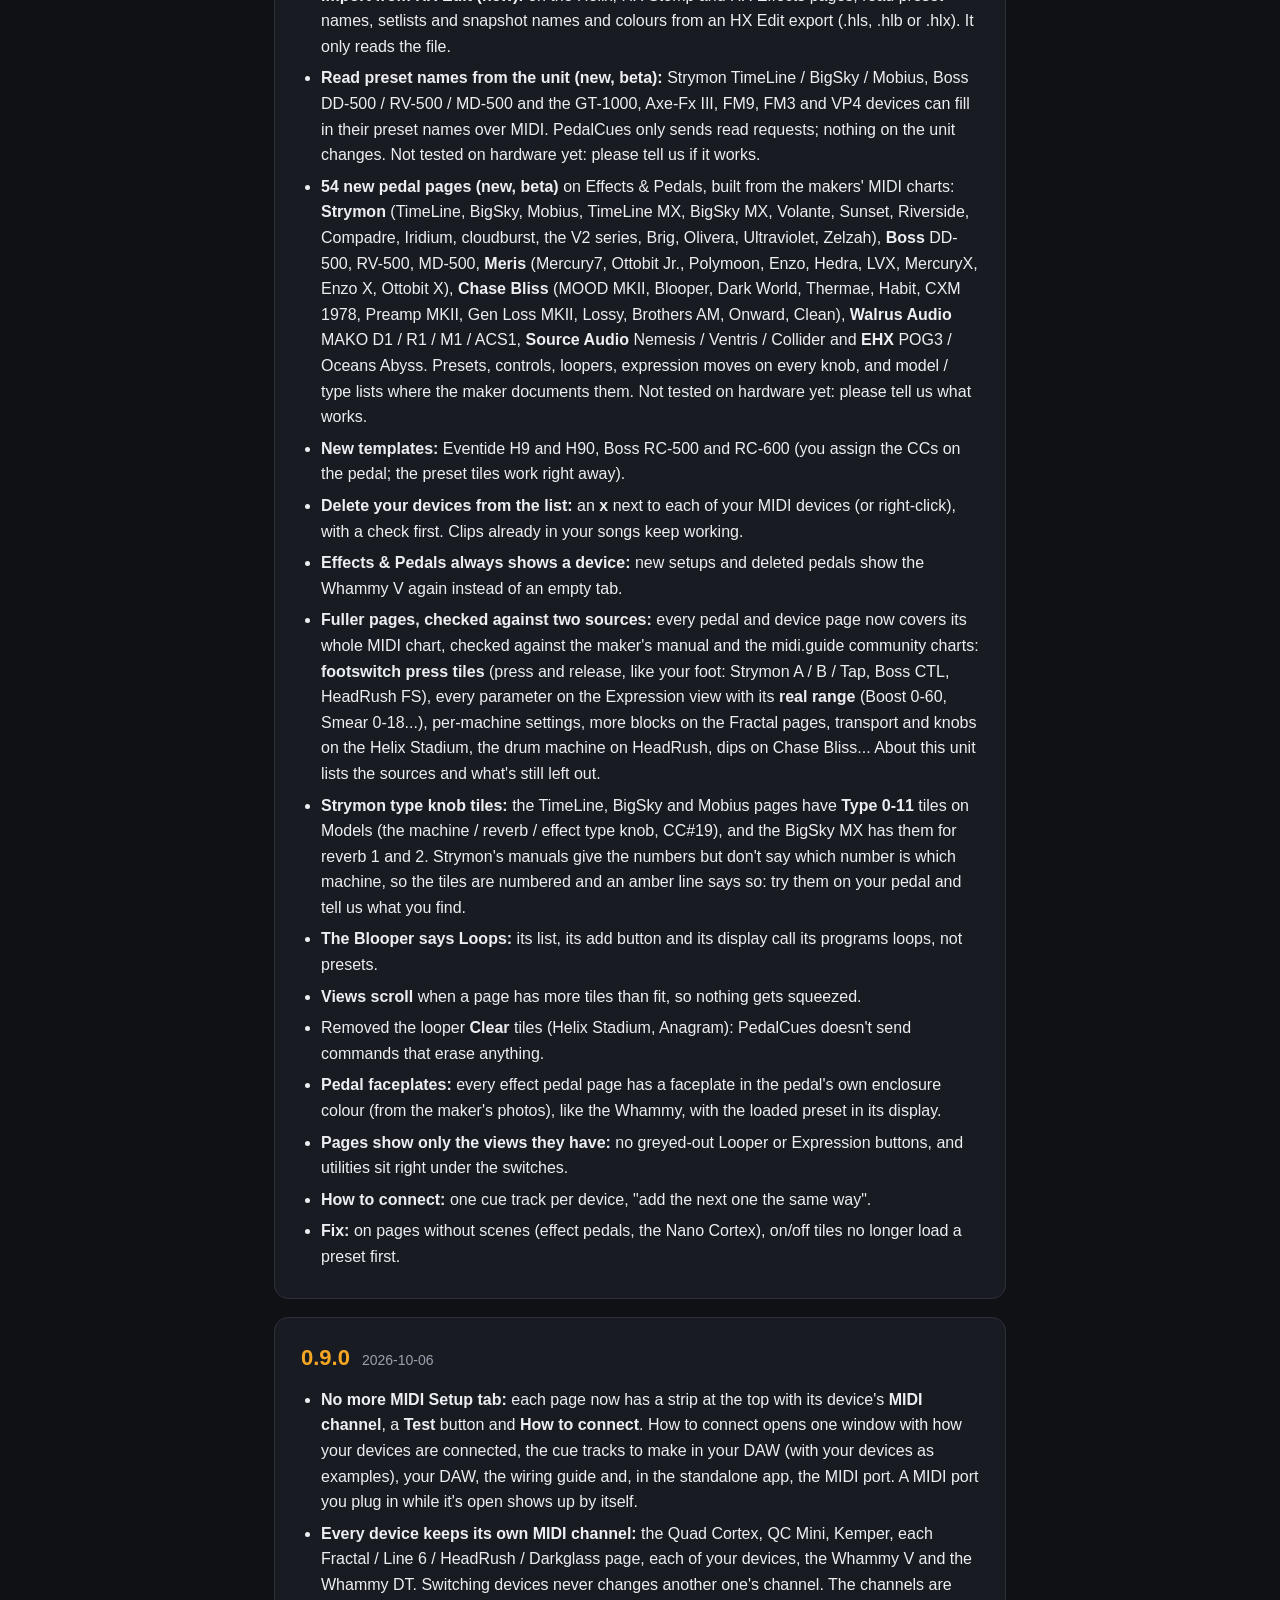
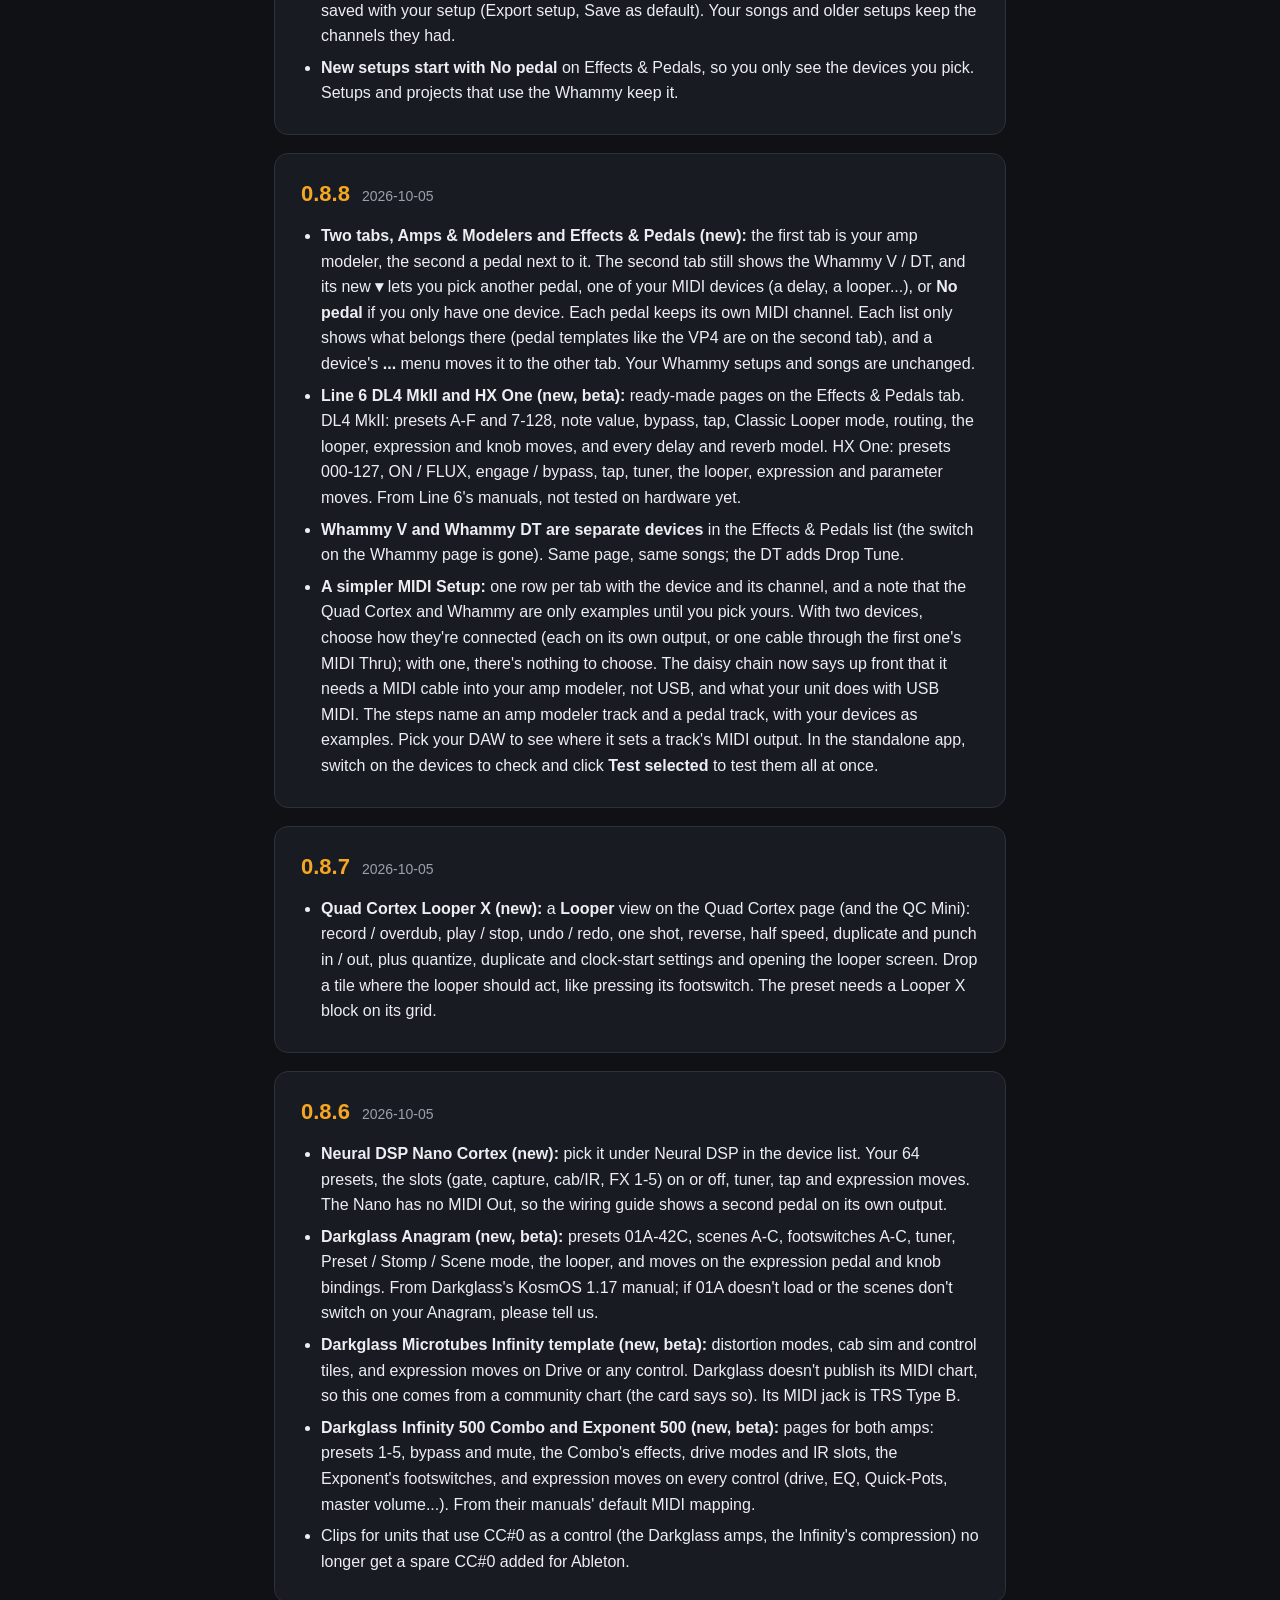
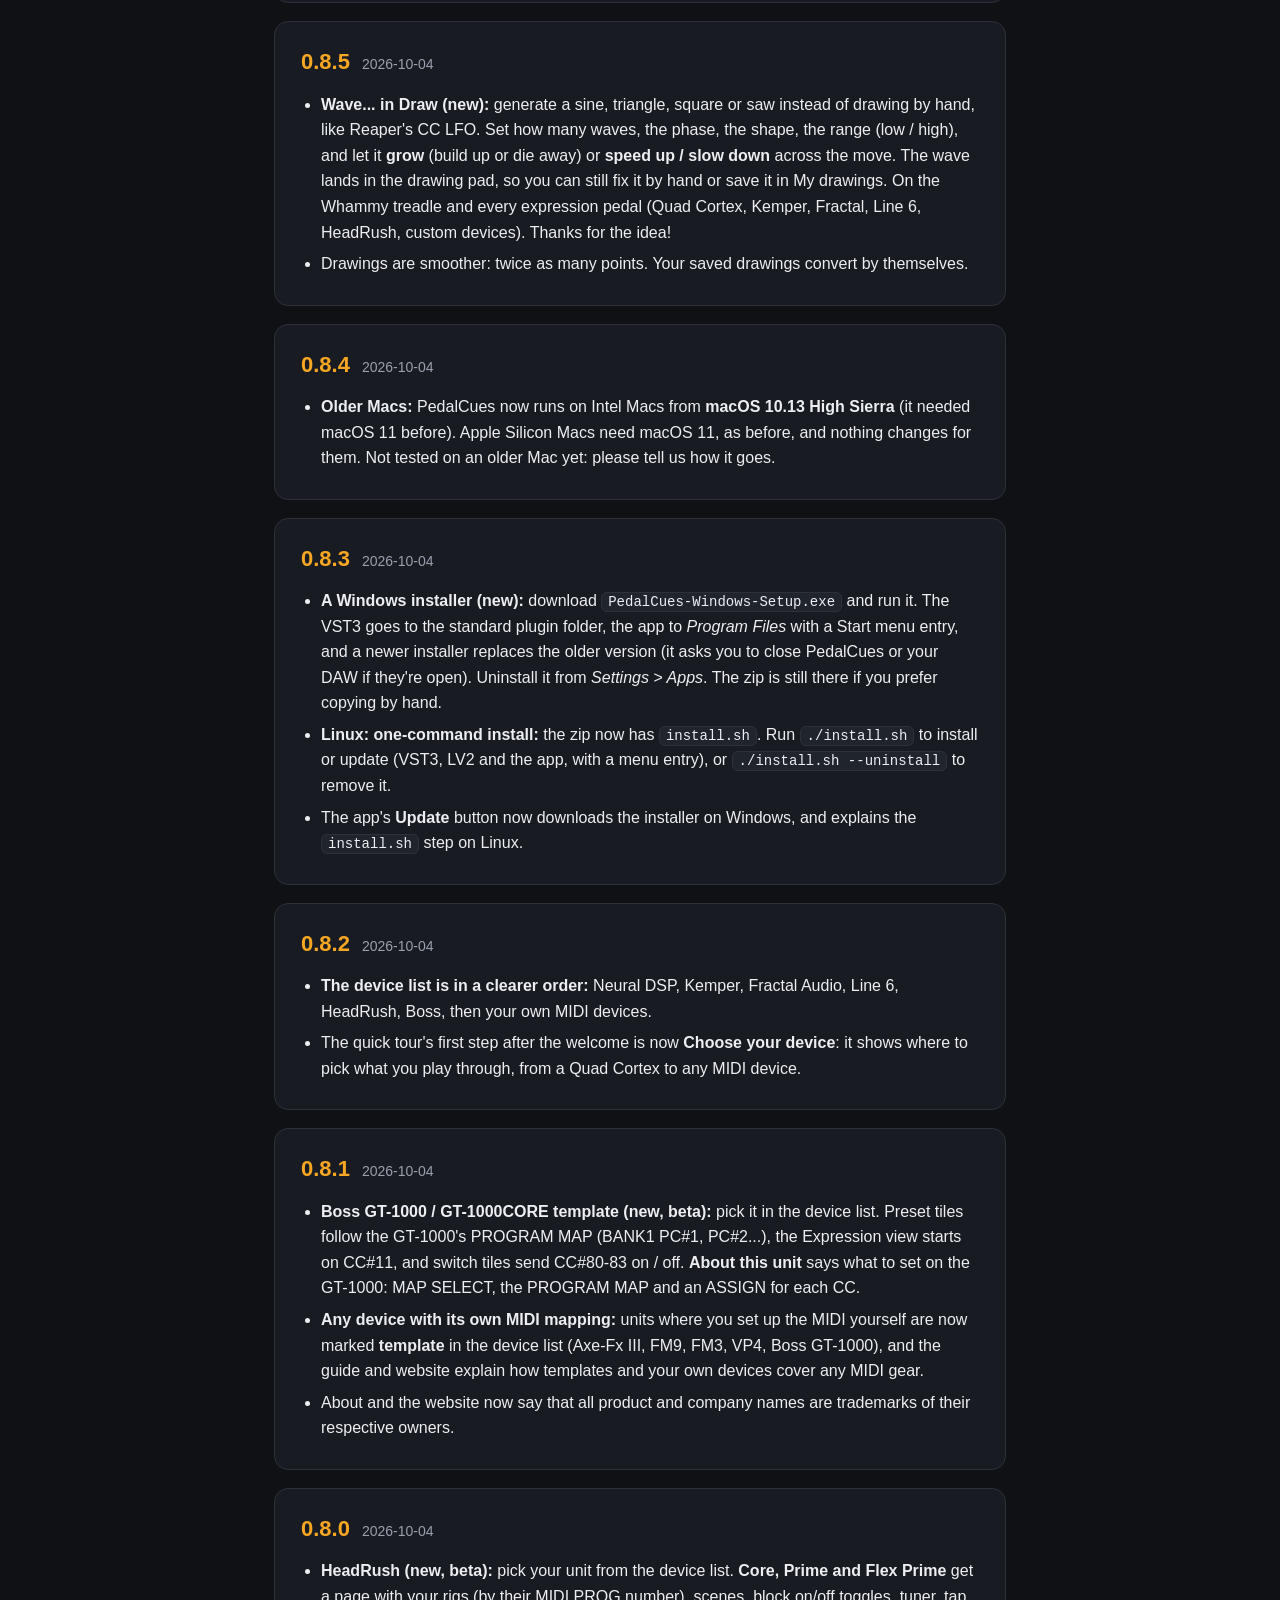
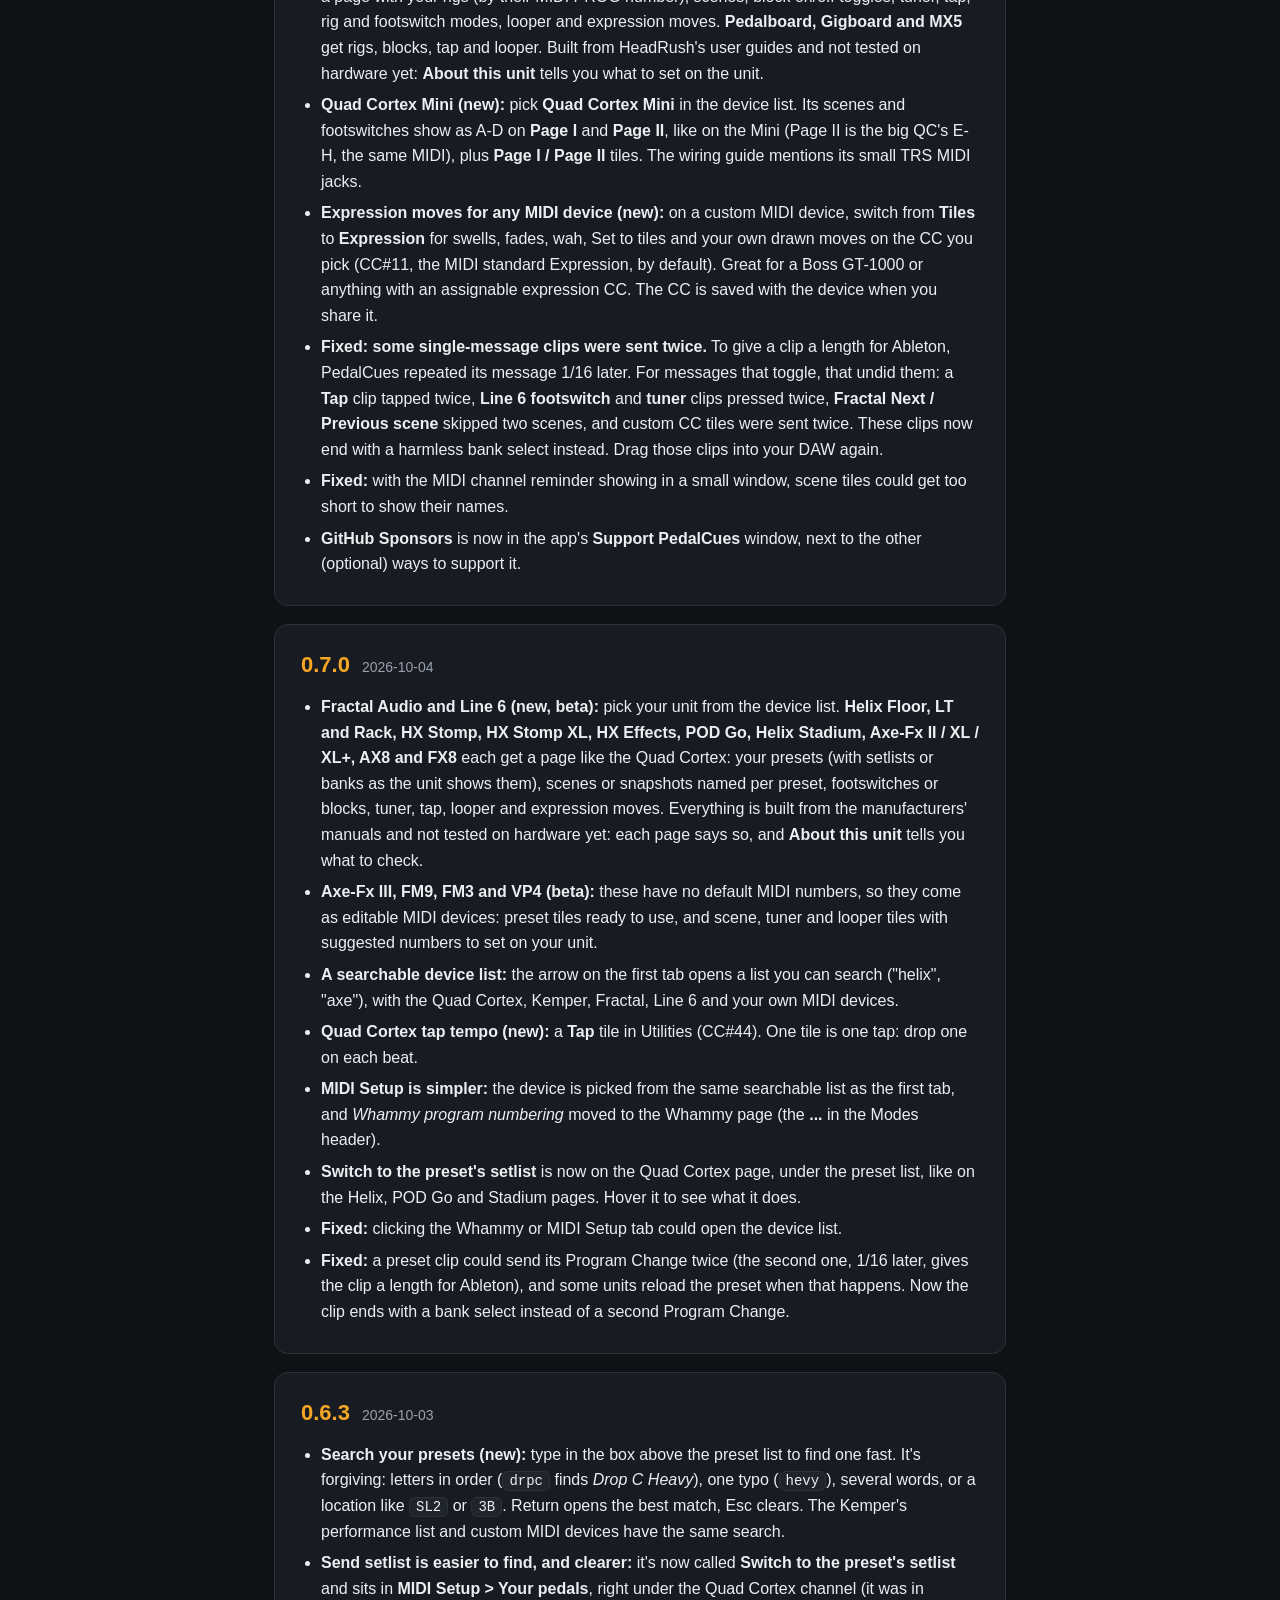
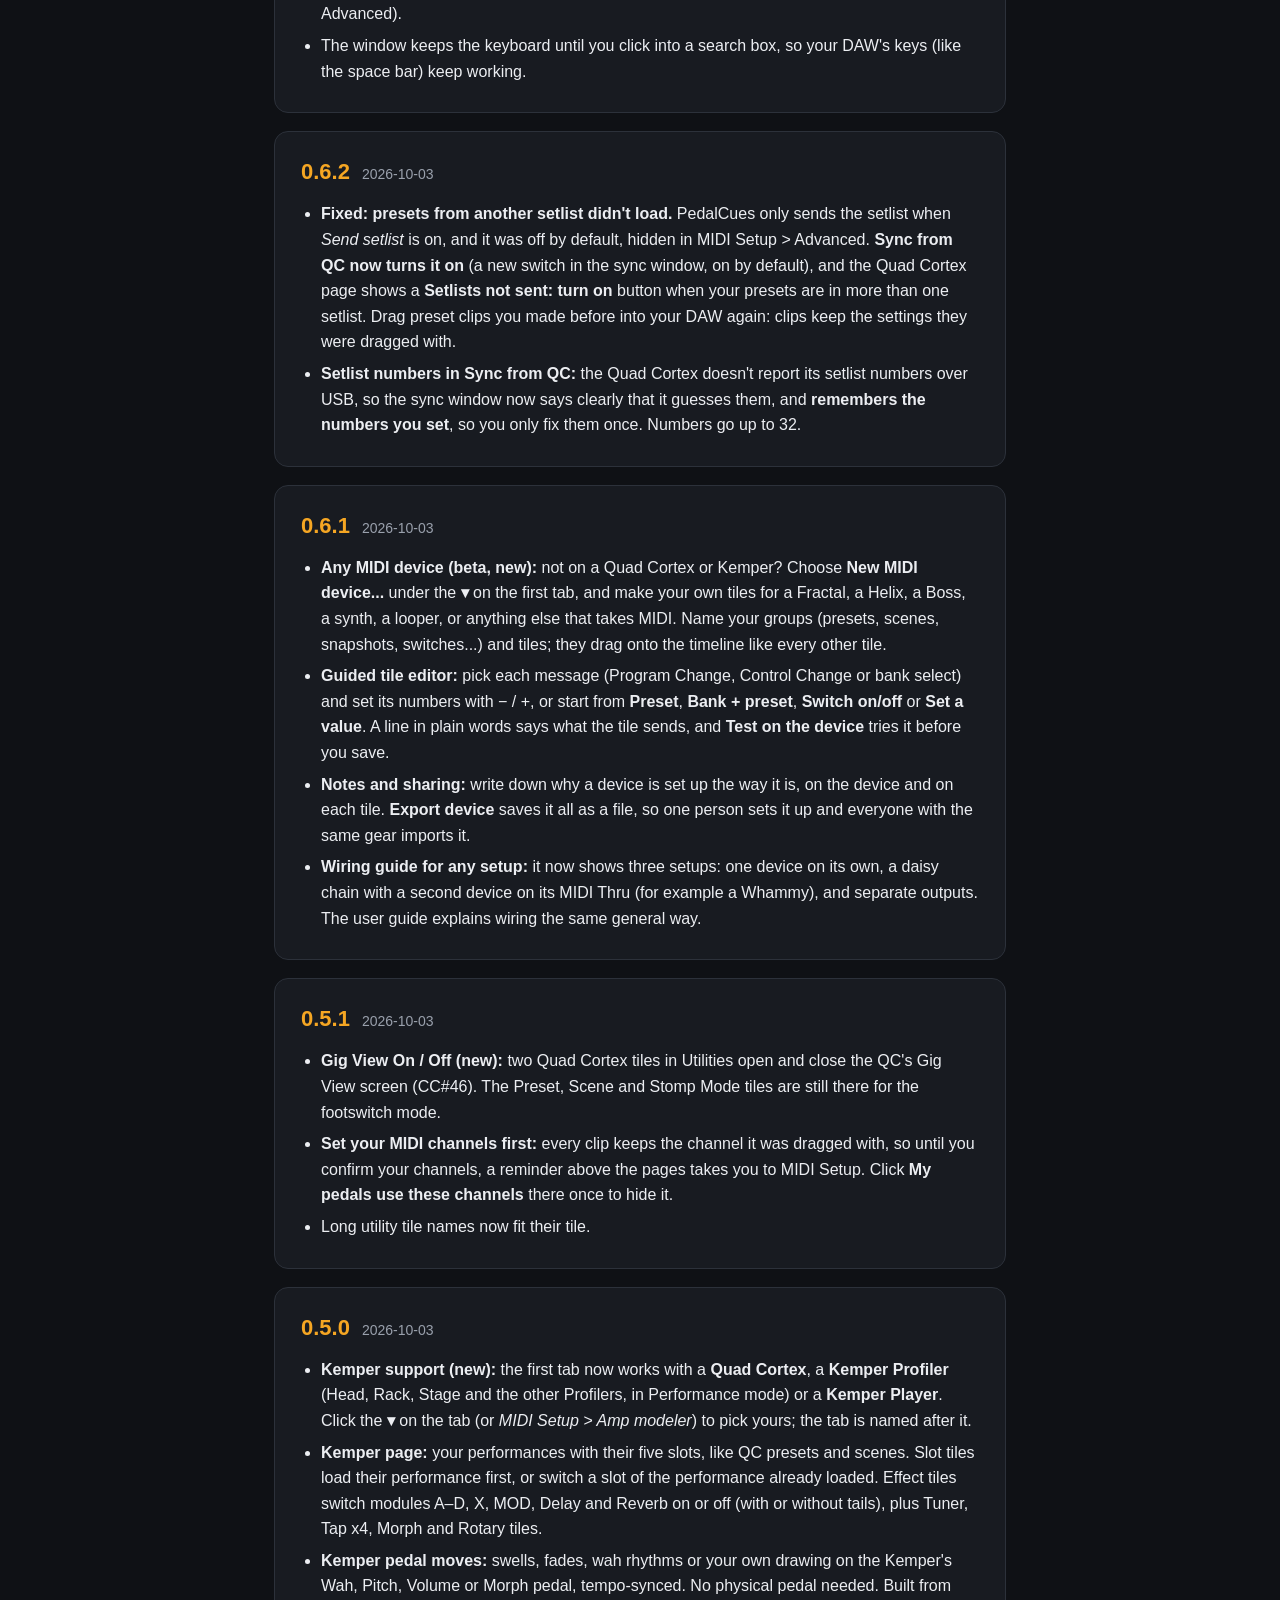
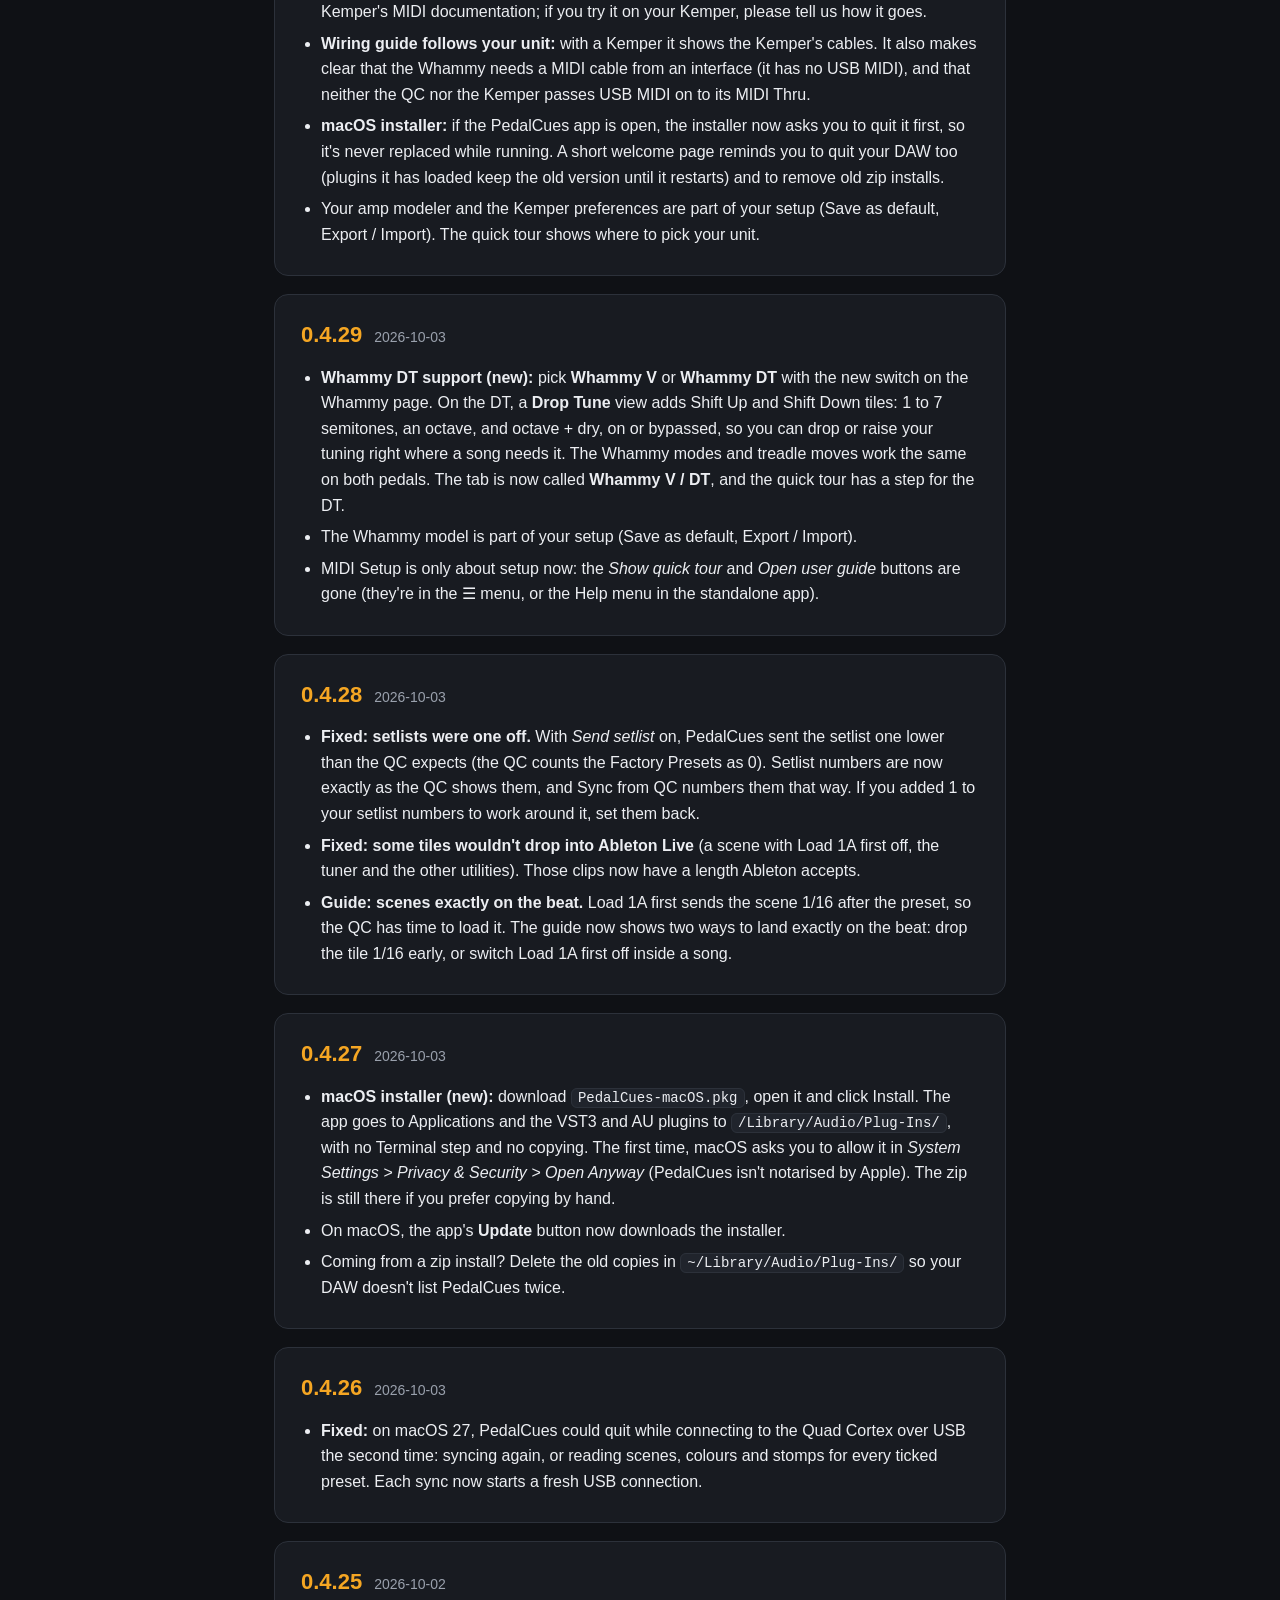
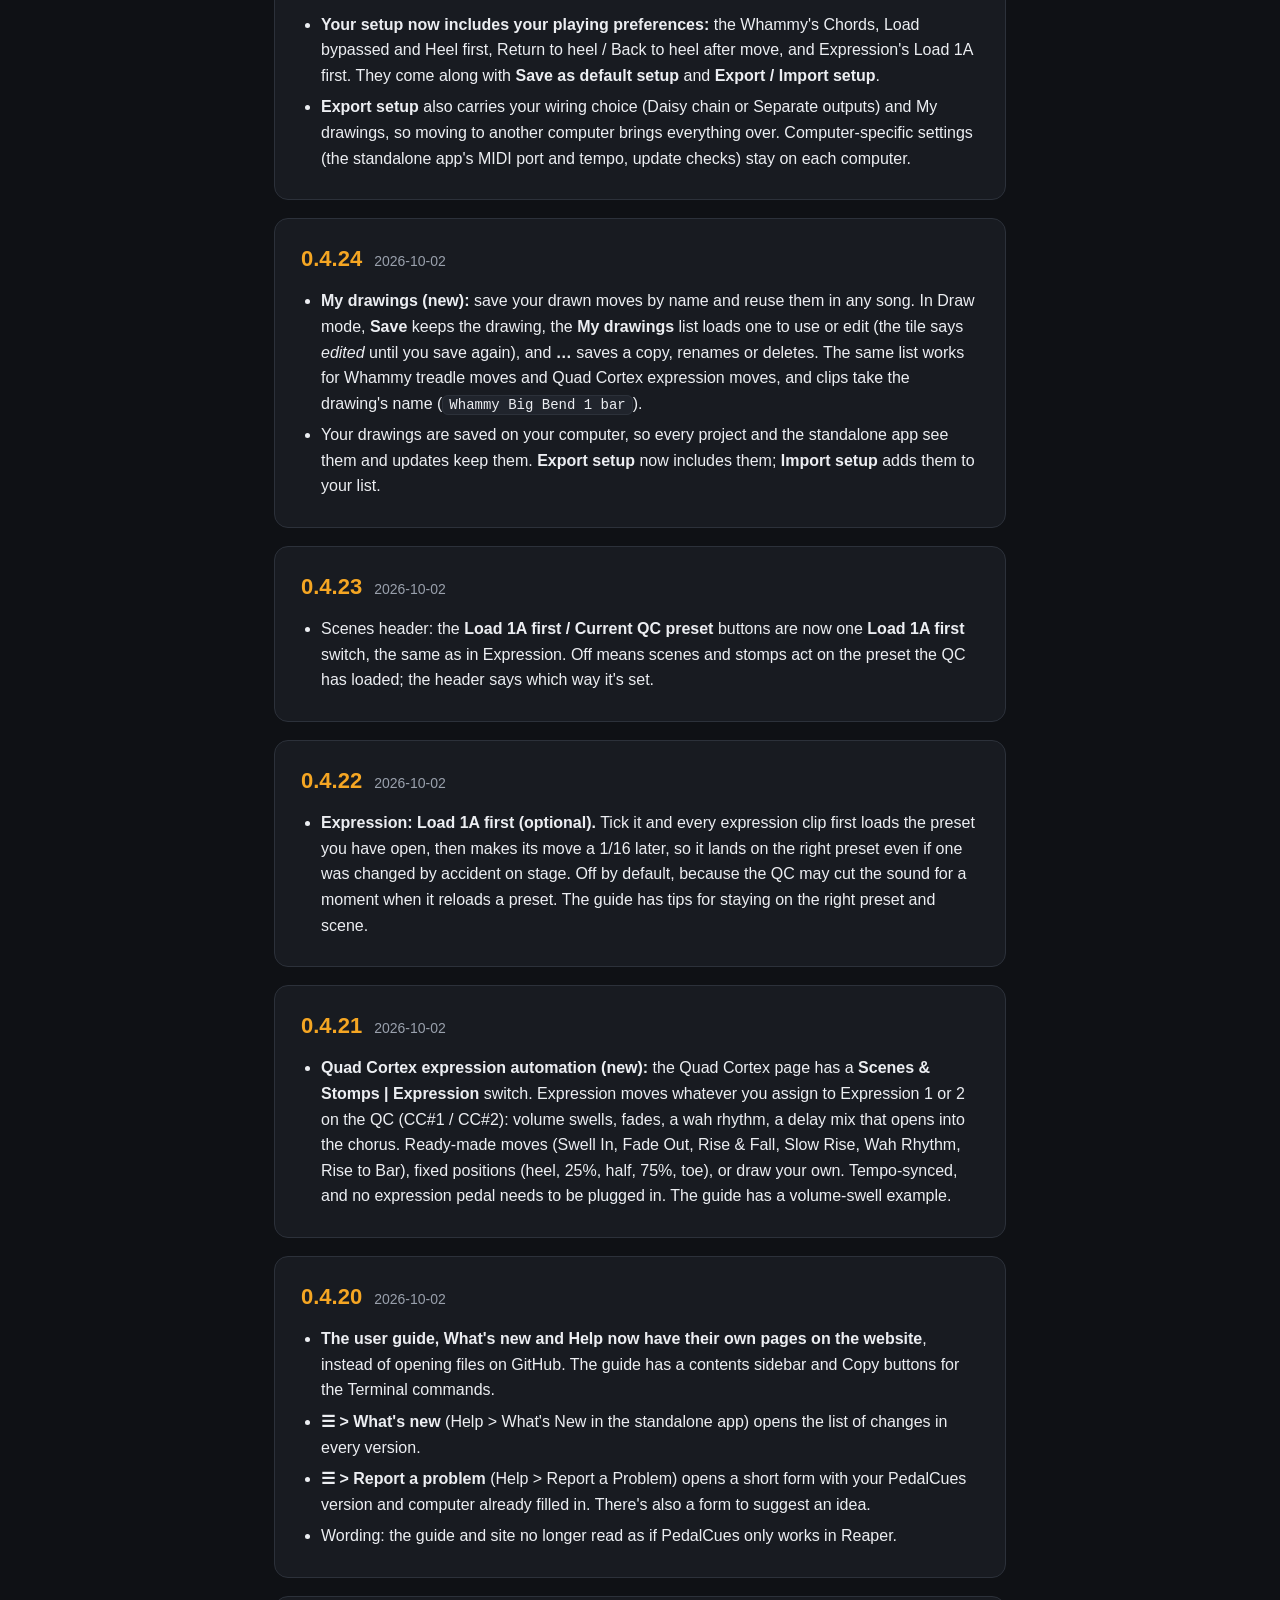
<file: docs/changelog.html>
<!doctype html>
<html lang="en">
<head>
  <meta charset="utf-8">
  <meta name="viewport" content="width=device-width, initial-scale=1">
  <script>/* Reloads always start at the top: drop a #section left by an earlier click and jump without the smooth scroll (lazy images
     loading mid-animation used to stop it part way). Opening a link to a #section still jumps there. */
  (function () {
    if ('scrollRestoration' in history) history.scrollRestoration = 'manual';
    var nav = window.performance && performance.getEntriesByType ? performance.getEntriesByType('navigation')[0] : null;
    if (nav && nav.type === 'reload' && location.hash) history.replaceState(null, '', location.pathname + location.search);
    function toTop() { if (!location.hash) window.scrollTo({ top: 0, left: 0, behavior: 'instant' }); }
    toTop();
    document.addEventListener('DOMContentLoaded', toTop);
    window.addEventListener('load', toTop);
  })();
  </script>
  <title>What's new - PedalCues</title>
  <meta name="description" content="Every PedalCues release and what changed, in plain words.">
  <link rel="icon" type="image/png" href="images/icon.png">
  <link rel="stylesheet" href="pages.css">
</head>
<body>
<!-- Generated from CHANGELOG.md by Tools/make_site_pages.py. Don't edit by hand. -->
<header class="top"><div class="wrap">
  <a class="brand" href="./"><img src="images/icon.png" alt=""><b>PedalCues</b></a>
  <nav><a href="./#features">Features</a><a href="./#install">Install</a><a href="guide.html">User guide</a><a href="changelog.html" aria-current="page">What's new</a><a href="help.html">Help</a><a href="./#support">Support</a><a href="https://github.com/thankost/pedal-cues">GitHub</a></nav>
</div></header>
<main class="wrap narrow">
  <h1>What's new</h1>
  <p class="lead">Every release, newest first. <a href="./#download">Download the latest version</a>.</p>
<section class="release" id="v0.11.8"><h2>0.11.8</h2><div class="date">2026-10-14</div><ul><li><b>New DAW setup: PedalCues on its own track.</b> With the VST3 version on a cue track, preset changes were lost: a VST3 plugin can't receive Program Changes, so the DAW dropped them on the way out, while scene changes still worked. <b>How to connect</b> and the user guide now set up cue tracks with no plugin on them, and a separate PedalCues track that sends its MIDI to them (so the play buttons still work). If your cue tracks have PedalCues on them, take it off there (or bypass it) and add the PedalCues track. On a Mac, the AU version on a cue track also passes preset changes.</li></ul></section>
<section class="release" id="v0.11.7"><h2>0.11.7</h2><div class="date">2026-10-11</div><ul><li><b>Fix (Quad Cortex):</b> the <b>Scene Mode</b> and <b>Stomp Mode</b> tiles were swapped: Stomp Mode switched the QC to Scene mode and the other way round. They now follow Neural DSP's manual (<code>CC#47</code> = 1 Scene, 2 Stomp). If you've reordered the footswitch modes on your QC, the hover text explains why they'd swap. Clips you dragged before keep the old numbers, so drag them again.</li><li><b>Clips with one message are just that message:</b> a scene, tuner or tap clip used to send a second, harmless message 1/16 later, which only Ableton Live needs (it refuses a clip with no length). On the Quad Cortex that extra message kept the tap tempo screen open in Reaper. Now only Live gets it: the plugin sees when it's running in Live, and in the standalone app you pick <b>Ableton Live</b> under <b>How to connect &gt; Your DAW</b>. Drag your Tap clips again to get the new version.</li></ul></section>
<section class="release" id="v0.11.6"><h2>0.11.6</h2><div class="date">2026-10-10</div><ul><li><b>Fix:</b> long descriptions in the shortcut lists (Draw and Song Builder) were cut off with "..."; they now wrap onto a second line.</li><li><b>Draw: right-click a line</b> to pick it, so <b>Line shape</b> in the menu changes that line (before, it only worked on points you'd already selected).</li><li><b>Song Builder shortcuts:</b> the <b>?</b> button moved to the right end of the arrangement's header, the <b>?</b> key opens it too, and <b>Keep it at the bottom</b> keeps the list open under the tracks (<b>Hide</b> puts it away).</li></ul></section>
<section class="release" id="v0.11.5"><h2>0.11.5</h2><div class="date">2026-10-09</div><ul><li><b>Loop a move (new):</b> a ↻ button next to the play button on every move tile (treadle and expression moves, drawn moves) plays it again and again at the song's tempo, so you can try it with both hands on the guitar. Click it again to stop.</li><li><b>Song Builder: scroll past the song's end:</b> the arrangement shows a few bars after the end, with the rest of a backing track's waveform, and a cue dropped there makes the last section longer.</li><li><b>Song Builder: a longer backing track plays to its end:</b> when the recording runs past the song's end, Play keeps going until it ends instead of stopping at the last bar, and the backing track's WAV (dragged into your DAW or in a song package) isn't cut off either.</li></ul></section>
<section class="release" id="v0.11.4"><h2>0.11.4</h2><div class="date">2026-10-09</div><ul><li><b>The right key names on every system:</b> the Snap switch and the songs list now say Option and Cmd on a Mac, Alt and Ctrl on Windows and Linux.</li></ul></section>
<section class="release" id="v0.11.3"><h2>0.11.3</h2><div class="date">2026-10-09</div><ul><li><b>Shortcuts, easy to read:</b> a <b>?</b> button on the Draw pad and in the Song Builder opens every shortcut as a short, grouped list, with each key next to what it does. The larger Draw editor shows the list under the pad, and the hover texts are short again.</li></ul></section>
<section class="release" id="v0.11.2"><h2>0.11.2</h2><div class="date">2026-10-08</div><ul><li><b>Fix:</b> with a backing track loaded, the metronome kept clicking for about a second after you stopped the song.</li><li><b>Backing track settings (Song Builder):</b> <b>...</b> on the Backing track opens one panel with the file (replace, remove), the volume, where bar 1 is in the file (type it or nudge it by 10 ms) and the song's length. The waveform's right-click keeps "Bar 1 starts here" and fitting the tempo.</li><li><b>Long backing tracks aren't cut off:</b> when a recording runs past the song's end, PedalCues offers to add the missing bars to the last section.</li><li><b>Song position:</b> click or drag along the click lane, like the bar numbers, or grab the violet line and drag it when the song isn't playing. The click lane's count is now on right-click, and the ruler shows the Grid's steps.</li><li><b>Tempo changes:</b> a "Gradually transition to the next tempo" tick box instead of a drop-down.</li><li><b>Draw:</b> freehand drawing (⌘ / Ctrl-drag) puts a point on each grid line the stroke crosses, so a shaky hand still gives clean 1/16 steps. Hold Shift too to draw off the grid.</li></ul></section>
<section class="release" id="v0.11.1"><h2>0.11.1</h2><div class="date">2026-10-08</div><ul><li><b>Early by for Whammy treadle moves (new):</b> the Whammy's pitch shifting takes a moment, so bends can sound late. Pick 10-50 ms in the Treadle moves header and every move plays that much earlier inside its clip; you still drop it on the beat.</li><li><b>Tempo changes anywhere, like Reaper's tempo markers (Song Builder, beta):</b> a new <b>Tempo</b> lane under the bar numbers shows the tempo line. Double-click it to add a tempo change at any beat, even partway through a bar (the bars don't move), then drag it up or down for its tempo and left or right to move it, like an envelope point; drag the line to change a stretch's tempo. Any change, or a section's start, can <b>change gradually to the next tempo</b> for a ritardando or accelerando. Play, the click, the backing track and the exported tempo map all follow it.</li><li><b>Song import is exact:</b> every tempo change in the file comes in where it is (Guitar Pro's tempo changes partway through a bar too), and a section that stops partway through a bar ends with one exact short bar instead of being rounded, so the bars and cues never shift. Tempos read as the file means them (225, not 225.001).</li><li><b>Fix:</b> in the Song Builder's songs list, ⌘ / Ctrl-click on a selected song now deselects it.</li><li><b>Curve a line without a key:</b> point at a line in Draw and drag the diamond in its middle. Picking <b>Bezier</b> gives the line a curve right away.</li></ul></section>
<section class="release" id="v0.11.0"><h2>0.11.0</h2><div class="date">2026-10-08</div><ul><li><b>Backing-track creator in the Song Builder (beta):</b> - <b>Metronome and count-in (1 or 2 bars).</b> Each section counts the way you choose in the new <b>Click track</b> lane: beat, 1/8, 1/16, triplets, bars only or off. - <b>Click...:</b> beep, click, wood block, cowbell or your own samples; an accent on the first beat; the volume. The output can put the click on one side and the backing track on the other (in-ears / front of house). Changes are heard right away while the song plays. - <b>A backing track</b> (MP3, WAV, AIFF, FLAC) under the tracks. Drag its waveform to line it up with bar 1, or set where a bar starts and fit the tempo to the recording. - <b>Tap a section's tempo.</b> - <b>Export a song package</b> for a backing-track player: cues MIDI, click WAV and backing WAV, all starting together. Export one song or the whole setlist, with or without the count-in. Or drag the click and the backing track into your DAW as WAVs. - <b>Practice:</b> mute and solo tracks, play from a section, loop a section, and play the setlist in order with a gap between songs.</li><li><b>Song Builder editing:</b> - a grid with snap, zoom (- / +, Alt + wheel) and track height (⌘ / Ctrl + wheel or - / +, or drag a track's edge); - any time signature (37/8, 15/16...) and 10-960 BPM; - select several songs in the list to copy, paste, duplicate or delete them.</li><li><b>Drawing moves, like a DAW envelope:</b> - click to add points, drag points and lines, and pick a curve shape for each line; - select several points to move, scale, tilt or invert them, draw freehand, and undo / redo; - a grid, and a <b>Larger editor</b> window; - the pad shows TOE (127), HALF (64) and HEEL (0). Wave... opens above the pad and closes on a second click.</li><li><b>Hover texts everywhere:</b> the Song Builder, its dialogs and the larger editor now show their tips, long ones in full. Export's choices list the files they write.</li><li><b>Fix:</b> the export's count-in switch couldn't be turned on when the song card had no count-in.</li><li><b>Fix:</b> browsing (another song, preset or view) no longer counts as a change, so your DAW doesn't ask to save a project you only looked through.</li></ul></section>
<section class="release" id="v0.10.0"><h2>0.10.0</h2><div class="date">2026-10-07</div><ul><li><b>Song Builder (new, beta):</b> build a whole song once. Click <b>Song Builder</b> at the top right: sections along the top (name, bars, time signature, tempo), a track per device, and cues dragged in from the Amps &amp; Modelers and Effects &amp; Pedals tabs (or <code>.mid</code> clips). Copy, paste and duplicate cues, play the song to your rig, then drag it into your DAW as one MIDI file with the tempo map, time signatures and section markers, or export one file or a file per track for a backing-track player.</li><li><b>A channel per track:</b> put every cue on a track on one channel, and duplicate a track to give the same changes to a second player's rig.</li><li><b>Song files and import:</b> save a song as a file to keep or share, and import songs from song files or from a MIDI file (with its cues, or just its markers, tempo and time signatures).</li><li><b>Saved automatically:</b> the MIDI strip shows when your changes are saved. The standalone app now saves a moment after every change, not only when you quit; the plugin tells your DAW the project changed.</li></ul></section>
<section class="release" id="v0.9.3"><h2>0.9.3</h2><div class="date">2026-10-06</div><ul><li>Improved texts across the app.</li></ul></section>
<section class="release" id="v0.9.2"><h2>0.9.2</h2><div class="date">2026-10-06</div><ul><li><b>Knobs instead of Expression</b> on the Strymon Compadre, the Walrus Audio MAKO D1, R1, M1 and ACS1 and the Source Audio Nemesis: their MIDI charts have no expression CC, so that view turns the knobs (time, mix, decay...) and is now called Knobs.</li></ul></section>
<section class="release" id="v0.9.1"><h2>0.9.1</h2><div class="date">2026-10-06</div><ul><li><b>Import MIDI... in Draw (new):</b> load a move from a MIDI file, like a treadle bend or an expression swell you drew as CC automation in your DAW, and reuse it in any song. Click <b>Import MIDI...</b> next to Wave... (or drop the .mid file on the card): it keeps the clip's timing, then saves it in My drawings. In every Draw mode: the Whammy, the Quad Cortex, Kemper and modeler expression, and your own devices.</li><li><b>Moves up to 8 bars:</b> Length now goes to 6 and 8 bars.</li><li><b>Import from HX Edit (new):</b> on the Helix, HX Stomp and HX Effects pages, read preset names, setlists and snapshot names and colours from an HX Edit export (.hls, .hlb or .hlx). It only reads the file.</li><li><b>Read preset names from the unit (new, beta):</b> Strymon TimeLine / BigSky / Mobius, Boss DD-500 / RV-500 / MD-500 and the GT-1000, Axe-Fx III, FM9, FM3 and VP4 devices can fill in their preset names over MIDI. PedalCues only sends read requests; nothing on the unit changes. Not tested on hardware yet: please tell us if it works.</li><li><b>54 new pedal pages (new, beta)</b> on Effects &amp; Pedals, built from the makers' MIDI charts: <b>Strymon</b> (TimeLine, BigSky, Mobius, TimeLine MX, BigSky MX, Volante, Sunset, Riverside, Compadre, Iridium, cloudburst, the V2 series, Brig, Olivera, Ultraviolet, Zelzah), <b>Boss</b> DD-500, RV-500, MD-500, <b>Meris</b> (Mercury7, Ottobit Jr., Polymoon, Enzo, Hedra, LVX, MercuryX, Enzo X, Ottobit X), <b>Chase Bliss</b> (MOOD MKII, Blooper, Dark World, Thermae, Habit, CXM 1978, Preamp MKII, Gen Loss MKII, Lossy, Brothers AM, Onward, Clean), <b>Walrus Audio</b> MAKO D1 / R1 / M1 / ACS1, <b>Source Audio</b> Nemesis / Ventris / Collider and <b>EHX</b> POG3 / Oceans Abyss. Presets, controls, loopers, expression moves on every knob, and model / type lists where the maker documents them. Not tested on hardware yet: please tell us what works.</li><li><b>New templates:</b> Eventide H9 and H90, Boss RC-500 and RC-600 (you assign the CCs on the pedal; the preset tiles work right away).</li><li><b>Delete your devices from the list:</b> an <b>x</b> next to each of your MIDI devices (or right-click), with a check first. Clips already in your songs keep working.</li><li><b>Effects &amp; Pedals always shows a device:</b> new setups and deleted pedals show the Whammy V again instead of an empty tab.</li><li><b>Fuller pages, checked against two sources:</b> every pedal and device page now covers its whole MIDI chart, checked against the maker's manual and the midi.guide community charts: <b>footswitch press tiles</b> (press and release, like your foot: Strymon A / B / Tap, Boss CTL, HeadRush FS), every parameter on the Expression view with its <b>real range</b> (Boost 0-60, Smear 0-18...), per-machine settings, more blocks on the Fractal pages, transport and knobs on the Helix Stadium, the drum machine on HeadRush, dips on Chase Bliss... About this unit lists the sources and what's still left out.</li><li><b>Strymon type knob tiles:</b> the TimeLine, BigSky and Mobius pages have <b>Type 0-11</b> tiles on Models (the machine / reverb / effect type knob, CC#19), and the BigSky MX has them for reverb 1 and 2. Strymon's manuals give the numbers but don't say which number is which machine, so the tiles are numbered and an amber line says so: try them on your pedal and tell us what you find.</li><li><b>The Blooper says Loops:</b> its list, its add button and its display call its programs loops, not presets.</li><li><b>Views scroll</b> when a page has more tiles than fit, so nothing gets squeezed.</li><li>Removed the looper <b>Clear</b> tiles (Helix Stadium, Anagram): PedalCues doesn't send commands that erase anything.</li><li><b>Pedal faceplates:</b> every effect pedal page has a faceplate in the pedal's own enclosure colour (from the maker's photos), like the Whammy, with the loaded preset in its display.</li><li><b>Pages show only the views they have:</b> no greyed-out Looper or Expression buttons, and utilities sit right under the switches.</li><li><b>How to connect:</b> one cue track per device, "add the next one the same way".</li><li><b>Fix:</b> on pages without scenes (effect pedals, the Nano Cortex), on/off tiles no longer load a preset first.</li></ul></section>
<section class="release" id="v0.9.0"><h2>0.9.0</h2><div class="date">2026-10-06</div><ul><li><b>No more MIDI Setup tab:</b> each page now has a strip at the top with its device's <b>MIDI channel</b>, a <b>Test</b> button and <b>How to connect</b>. How to connect opens one window with how your devices are connected, the cue tracks to make in your DAW (with your devices as examples), your DAW, the wiring guide and, in the standalone app, the MIDI port. A MIDI port you plug in while it's open shows up by itself.</li><li><b>Every device keeps its own MIDI channel:</b> the Quad Cortex, QC Mini, Kemper, each Fractal / Line 6 / HeadRush / Darkglass page, each of your devices, the Whammy V and the Whammy DT. Switching devices never changes another one's channel. The channels are saved with your setup (Export setup, Save as default). Your songs and older setups keep the channels they had.</li><li><b>New setups start with No pedal</b> on Effects &amp; Pedals, so you only see the devices you pick. Setups and projects that use the Whammy keep it.</li></ul></section>
<section class="release" id="v0.8.8"><h2>0.8.8</h2><div class="date">2026-10-05</div><ul><li><b>Two tabs, Amps &amp; Modelers and Effects &amp; Pedals (new):</b> the first tab is your amp modeler, the second a pedal next to it. The second tab still shows the Whammy V / DT, and its new <b>▾</b> lets you pick another pedal, one of your MIDI devices (a delay, a looper...), or <b>No pedal</b> if you only have one device. Each pedal keeps its own MIDI channel. Each list only shows what belongs there (pedal templates like the VP4 are on the second tab), and a device's <b>...</b> menu moves it to the other tab. Your Whammy setups and songs are unchanged.</li><li><b>Line 6 DL4 MkII and HX One (new, beta):</b> ready-made pages on the Effects &amp; Pedals tab. DL4 MkII: presets A-F and 7-128, note value, bypass, tap, Classic Looper mode, routing, the looper, expression and knob moves, and every delay and reverb model. HX One: presets 000-127, ON / FLUX, engage / bypass, tap, tuner, the looper, expression and parameter moves. From Line 6's manuals, not tested on hardware yet.</li><li><b>Whammy V and Whammy DT are separate devices</b> in the Effects &amp; Pedals list (the switch on the Whammy page is gone). Same page, same songs; the DT adds Drop Tune.</li><li><b>A simpler MIDI Setup:</b> one row per tab with the device and its channel, and a note that the Quad Cortex and Whammy are only examples until you pick yours. With two devices, choose how they're connected (each on its own output, or one cable through the first one's MIDI Thru); with one, there's nothing to choose. The daisy chain now says up front that it needs a MIDI cable into your amp modeler, not USB, and what your unit does with USB MIDI. The steps name an amp modeler track and a pedal track, with your devices as examples. Pick your DAW to see where it sets a track's MIDI output. In the standalone app, switch on the devices to check and click <b>Test selected</b> to test them all at once.</li></ul></section>
<section class="release" id="v0.8.7"><h2>0.8.7</h2><div class="date">2026-10-05</div><ul><li><b>Quad Cortex Looper X (new):</b> a <b>Looper</b> view on the Quad Cortex page (and the QC Mini): record / overdub, play / stop, undo / redo, one shot, reverse, half speed, duplicate and punch in / out, plus quantize, duplicate and clock-start settings and opening the looper screen. Drop a tile where the looper should act, like pressing its footswitch. The preset needs a Looper X block on its grid.</li></ul></section>
<section class="release" id="v0.8.6"><h2>0.8.6</h2><div class="date">2026-10-05</div><ul><li><b>Neural DSP Nano Cortex (new):</b> pick it under Neural DSP in the device list. Your 64 presets, the slots (gate, capture, cab/IR, FX 1-5) on or off, tuner, tap and expression moves. The Nano has no MIDI Out, so the wiring guide shows a second pedal on its own output.</li><li><b>Darkglass Anagram (new, beta):</b> presets 01A-42C, scenes A-C, footswitches A-C, tuner, Preset / Stomp / Scene mode, the looper, and moves on the expression pedal and knob bindings. From Darkglass's KosmOS 1.17 manual; if 01A doesn't load or the scenes don't switch on your Anagram, please tell us.</li><li><b>Darkglass Microtubes Infinity template (new, beta):</b> distortion modes, cab sim and control tiles, and expression moves on Drive or any control. Darkglass doesn't publish its MIDI chart, so this one comes from a community chart (the card says so). Its MIDI jack is TRS Type B.</li><li><b>Darkglass Infinity 500 Combo and Exponent 500 (new, beta):</b> pages for both amps: presets 1-5, bypass and mute, the Combo's effects, drive modes and IR slots, the Exponent's footswitches, and expression moves on every control (drive, EQ, Quick-Pots, master volume...). From their manuals' default MIDI mapping.</li><li>Clips for units that use CC#0 as a control (the Darkglass amps, the Infinity's compression) no longer get a spare CC#0 added for Ableton.</li></ul></section>
<section class="release" id="v0.8.5"><h2>0.8.5</h2><div class="date">2026-10-04</div><ul><li><b>Wave... in Draw (new):</b> generate a sine, triangle, square or saw instead of drawing by hand, like Reaper's CC LFO. Set how many waves, the phase, the shape, the range (low / high), and let it <b>grow</b> (build up or die away) or <b>speed up / slow down</b> across the move. The wave lands in the drawing pad, so you can still fix it by hand or save it in My drawings. On the Whammy treadle and every expression pedal (Quad Cortex, Kemper, Fractal, Line 6, HeadRush, custom devices). Thanks for the idea!</li><li>Drawings are smoother: twice as many points. Your saved drawings convert by themselves.</li></ul></section>
<section class="release" id="v0.8.4"><h2>0.8.4</h2><div class="date">2026-10-04</div><ul><li><b>Older Macs:</b> PedalCues now runs on Intel Macs from <b>macOS 10.13 High Sierra</b> (it needed macOS 11 before). Apple Silicon Macs need macOS 11, as before, and nothing changes for them. Not tested on an older Mac yet: please tell us how it goes.</li></ul></section>
<section class="release" id="v0.8.3"><h2>0.8.3</h2><div class="date">2026-10-04</div><ul><li><b>A Windows installer (new):</b> download <code>PedalCues-Windows-Setup.exe</code> and run it. The VST3 goes to the standard plugin folder, the app to <i>Program Files</i> with a Start menu entry, and a newer installer replaces the older version (it asks you to close PedalCues or your DAW if they're open). Uninstall it from <i>Settings &gt; Apps</i>. The zip is still there if you prefer copying by hand.</li><li><b>Linux: one-command install:</b> the zip now has <code>install.sh</code>. Run <code>./install.sh</code> to install or update (VST3, LV2 and the app, with a menu entry), or <code>./install.sh --uninstall</code> to remove it.</li><li>The app's <b>Update</b> button now downloads the installer on Windows, and explains the <code>install.sh</code> step on Linux.</li></ul></section>
<section class="release" id="v0.8.2"><h2>0.8.2</h2><div class="date">2026-10-04</div><ul><li><b>The device list is in a clearer order:</b> Neural DSP, Kemper, Fractal Audio, Line 6, HeadRush, Boss, then your own MIDI devices.</li><li>The quick tour's first step after the welcome is now <b>Choose your device</b>: it shows where to pick what you play through, from a Quad Cortex to any MIDI device.</li></ul></section>
<section class="release" id="v0.8.1"><h2>0.8.1</h2><div class="date">2026-10-04</div><ul><li><b>Boss GT-1000 / GT-1000CORE template (new, beta):</b> pick it in the device list. Preset tiles follow the GT-1000's PROGRAM MAP (BANK1 PC#1, PC#2...), the Expression view starts on CC#11, and switch tiles send CC#80-83 on / off. <b>About this unit</b> says what to set on the GT-1000: MAP SELECT, the PROGRAM MAP and an ASSIGN for each CC.</li><li><b>Any device with its own MIDI mapping:</b> units where you set up the MIDI yourself are now marked <b>template</b> in the device list (Axe-Fx III, FM9, FM3, VP4, Boss GT-1000), and the guide and website explain how templates and your own devices cover any MIDI gear.</li><li>About and the website now say that all product and company names are trademarks of their respective owners.</li></ul></section>
<section class="release" id="v0.8.0"><h2>0.8.0</h2><div class="date">2026-10-04</div><ul><li><b>HeadRush (new, beta):</b> pick your unit from the device list. <b>Core, Prime and Flex Prime</b> get a page with your rigs (by their MIDI PROG number), scenes, block on/off toggles, tuner, tap, rig and footswitch modes, looper and expression moves. <b>Pedalboard, Gigboard and MX5</b> get rigs, blocks, tap and looper. Built from HeadRush's user guides and not tested on hardware yet: <b>About this unit</b> tells you what to set on the unit.</li><li><b>Quad Cortex Mini (new):</b> pick <b>Quad Cortex Mini</b> in the device list. Its scenes and footswitches show as A-D on <b>Page I</b> and <b>Page II</b>, like on the Mini (Page II is the big QC's E-H, the same MIDI), plus <b>Page I / Page II</b> tiles. The wiring guide mentions its small TRS MIDI jacks.</li><li><b>Expression moves for any MIDI device (new):</b> on a custom MIDI device, switch from <b>Tiles</b> to <b>Expression</b> for swells, fades, wah, Set to tiles and your own drawn moves on the CC you pick (CC#11, the MIDI standard Expression, by default). Great for a Boss GT-1000 or anything with an assignable expression CC. The CC is saved with the device when you share it.</li><li><b>Fixed: some single-message clips were sent twice.</b> To give a clip a length for Ableton, PedalCues repeated its message 1/16 later. For messages that toggle, that undid them: a <b>Tap</b> clip tapped twice, <b>Line 6 footswitch</b> and <b>tuner</b> clips pressed twice, <b>Fractal Next / Previous scene</b> skipped two scenes, and custom CC tiles were sent twice. These clips now end with a harmless bank select instead. Drag those clips into your DAW again.</li><li><b>Fixed:</b> with the MIDI channel reminder showing in a small window, scene tiles could get too short to show their names.</li><li><b>GitHub Sponsors</b> is now in the app's <b>Support PedalCues</b> window, next to the other (optional) ways to support it.</li></ul></section>
<section class="release" id="v0.7.0"><h2>0.7.0</h2><div class="date">2026-10-04</div><ul><li><b>Fractal Audio and Line 6 (new, beta):</b> pick your unit from the device list. <b>Helix Floor, LT and Rack, HX Stomp, HX Stomp XL, HX Effects, POD Go, Helix Stadium, Axe-Fx II / XL / XL+, AX8 and FX8</b> each get a page like the Quad Cortex: your presets (with setlists or banks as the unit shows them), scenes or snapshots named per preset, footswitches or blocks, tuner, tap, looper and expression moves. Everything is built from the manufacturers' manuals and not tested on hardware yet: each page says so, and <b>About this unit</b> tells you what to check.</li><li><b>Axe-Fx III, FM9, FM3 and VP4 (beta):</b> these have no default MIDI numbers, so they come as editable MIDI devices: preset tiles ready to use, and scene, tuner and looper tiles with suggested numbers to set on your unit.</li><li><b>A searchable device list:</b> the arrow on the first tab opens a list you can search ("helix", "axe"), with the Quad Cortex, Kemper, Fractal, Line 6 and your own MIDI devices.</li><li><b>Quad Cortex tap tempo (new):</b> a <b>Tap</b> tile in Utilities (CC#44). One tile is one tap: drop one on each beat.</li><li><b>MIDI Setup is simpler:</b> the device is picked from the same searchable list as the first tab, and <i>Whammy program numbering</i> moved to the Whammy page (the <b>...</b> in the Modes header).</li><li><b>Switch to the preset's setlist</b> is now on the Quad Cortex page, under the preset list, like on the Helix, POD Go and Stadium pages. Hover it to see what it does.</li><li><b>Fixed:</b> clicking the Whammy or MIDI Setup tab could open the device list.</li><li><b>Fixed:</b> a preset clip could send its Program Change twice (the second one, 1/16 later, gives the clip a length for Ableton), and some units reload the preset when that happens. Now the clip ends with a bank select instead of a second Program Change.</li></ul></section>
<section class="release" id="v0.6.3"><h2>0.6.3</h2><div class="date">2026-10-03</div><ul><li><b>Search your presets (new):</b> type in the box above the preset list to find one fast. It's forgiving: letters in order (<code>drpc</code> finds <i>Drop C Heavy</i>), one typo (<code>hevy</code>), several words, or a location like <code>SL2</code> or <code>3B</code>. Return opens the best match, Esc clears. The Kemper's performance list and custom MIDI devices have the same search.</li><li><b>Send setlist is easier to find, and clearer:</b> it's now called <b>Switch to the preset's setlist</b> and sits in <b>MIDI Setup &gt; Your pedals</b>, right under the Quad Cortex channel (it was in Advanced).</li><li>The window keeps the keyboard until you click into a search box, so your DAW's keys (like the space bar) keep working.</li></ul></section>
<section class="release" id="v0.6.2"><h2>0.6.2</h2><div class="date">2026-10-03</div><ul><li><b>Fixed: presets from another setlist didn't load.</b> PedalCues only sends the setlist when <i>Send setlist</i> is on, and it was off by default, hidden in MIDI Setup &gt; Advanced. <b>Sync from QC now turns it on</b> (a new switch in the sync window, on by default), and the Quad Cortex page shows a <b>Setlists not sent: turn on</b> button when your presets are in more than one setlist. Drag preset clips you made before into your DAW again: clips keep the settings they were dragged with.</li><li><b>Setlist numbers in Sync from QC:</b> the Quad Cortex doesn't report its setlist numbers over USB, so the sync window now says clearly that it guesses them, and <b>remembers the numbers you set</b>, so you only fix them once. Numbers go up to 32.</li></ul></section>
<section class="release" id="v0.6.1"><h2>0.6.1</h2><div class="date">2026-10-03</div><ul><li><b>Any MIDI device (beta, new):</b> not on a Quad Cortex or Kemper? Choose <b>New MIDI device...</b> under the <b>▾</b> on the first tab, and make your own tiles for a Fractal, a Helix, a Boss, a synth, a looper, or anything else that takes MIDI. Name your groups (presets, scenes, snapshots, switches...) and tiles; they drag onto the timeline like every other tile.</li><li><b>Guided tile editor:</b> pick each message (Program Change, Control Change or bank select) and set its numbers with − / +, or start from <b>Preset</b>, <b>Bank + preset</b>, <b>Switch on/off</b> or <b>Set a value</b>. A line in plain words says what the tile sends, and <b>Test on the device</b> tries it before you save.</li><li><b>Notes and sharing:</b> write down why a device is set up the way it is, on the device and on each tile. <b>Export device</b> saves it all as a file, so one person sets it up and everyone with the same gear imports it.</li><li><b>Wiring guide for any setup:</b> it now shows three setups: one device on its own, a daisy chain with a second device on its MIDI Thru (for example a Whammy), and separate outputs. The user guide explains wiring the same general way.</li></ul></section>
<section class="release" id="v0.5.1"><h2>0.5.1</h2><div class="date">2026-10-03</div><ul><li><b>Gig View On / Off (new):</b> two Quad Cortex tiles in Utilities open and close the QC's Gig View screen (CC#46). The Preset, Scene and Stomp Mode tiles are still there for the footswitch mode.</li><li><b>Set your MIDI channels first:</b> every clip keeps the channel it was dragged with, so until you confirm your channels, a reminder above the pages takes you to MIDI Setup. Click <b>My pedals use these channels</b> there once to hide it.</li><li>Long utility tile names now fit their tile.</li></ul></section>
<section class="release" id="v0.5.0"><h2>0.5.0</h2><div class="date">2026-10-03</div><ul><li><b>Kemper support (new):</b> the first tab now works with a <b>Quad Cortex</b>, a <b>Kemper Profiler</b> (Head, Rack, Stage and the other Profilers, in Performance mode) or a <b>Kemper Player</b>. Click the <b>▾</b> on the tab (or <i>MIDI Setup &gt; Amp modeler</i>) to pick yours; the tab is named after it.</li><li><b>Kemper page:</b> your performances with their five slots, like QC presets and scenes. Slot tiles load their performance first, or switch a slot of the performance already loaded. Effect tiles switch modules A–D, X, MOD, Delay and Reverb on or off (with or without tails), plus Tuner, Tap x4, Morph and Rotary tiles.</li><li><b>Kemper pedal moves:</b> swells, fades, wah rhythms or your own drawing on the Kemper's Wah, Pitch, Volume or Morph pedal, tempo-synced. No physical pedal needed. Built from Kemper's MIDI documentation; if you try it on your Kemper, please tell us how it goes.</li><li><b>Wiring guide follows your unit:</b> with a Kemper it shows the Kemper's cables. It also makes clear that the Whammy needs a MIDI cable from an interface (it has no USB MIDI), and that neither the QC nor the Kemper passes USB MIDI on to its MIDI Thru.</li><li><b>macOS installer:</b> if the PedalCues app is open, the installer now asks you to quit it first, so it's never replaced while running. A short welcome page reminds you to quit your DAW too (plugins it has loaded keep the old version until it restarts) and to remove old zip installs.</li><li>Your amp modeler and the Kemper preferences are part of your setup (Save as default, Export / Import). The quick tour shows where to pick your unit.</li></ul></section>
<section class="release" id="v0.4.29"><h2>0.4.29</h2><div class="date">2026-10-03</div><ul><li><b>Whammy DT support (new):</b> pick <b>Whammy V</b> or <b>Whammy DT</b> with the new switch on the Whammy page. On the DT, a <b>Drop Tune</b> view adds Shift Up and Shift Down tiles: 1 to 7 semitones, an octave, and octave + dry, on or bypassed, so you can drop or raise your tuning right where a song needs it. The Whammy modes and treadle moves work the same on both pedals. The tab is now called <b>Whammy V / DT</b>, and the quick tour has a step for the DT.</li><li>The Whammy model is part of your setup (Save as default, Export / Import).</li><li>MIDI Setup is only about setup now: the <i>Show quick tour</i> and <i>Open user guide</i> buttons are gone (they're in the ☰ menu, or the Help menu in the standalone app).</li></ul></section>
<section class="release" id="v0.4.28"><h2>0.4.28</h2><div class="date">2026-10-03</div><ul><li><b>Fixed: setlists were one off.</b> With <i>Send setlist</i> on, PedalCues sent the setlist one lower than the QC expects (the QC counts the Factory Presets as 0). Setlist numbers are now exactly as the QC shows them, and Sync from QC numbers them that way. If you added 1 to your setlist numbers to work around it, set them back.</li><li><b>Fixed: some tiles wouldn't drop into Ableton Live</b> (a scene with Load 1A first off, the tuner and the other utilities). Those clips now have a length Ableton accepts.</li><li><b>Guide: scenes exactly on the beat.</b> Load 1A first sends the scene 1/16 after the preset, so the QC has time to load it. The guide now shows two ways to land exactly on the beat: drop the tile 1/16 early, or switch Load 1A first off inside a song.</li></ul></section>
<section class="release" id="v0.4.27"><h2>0.4.27</h2><div class="date">2026-10-03</div><ul><li><b>macOS installer (new):</b> download <code>PedalCues-macOS.pkg</code>, open it and click Install. The app goes to Applications and the VST3 and AU plugins to <code>/Library/Audio/Plug-Ins/</code>, with no Terminal step and no copying. The first time, macOS asks you to allow it in <i>System Settings &gt; Privacy &amp; Security &gt; Open Anyway</i> (PedalCues isn't notarised by Apple). The zip is still there if you prefer copying by hand.</li><li>On macOS, the app's <b>Update</b> button now downloads the installer.</li><li>Coming from a zip install? Delete the old copies in <code>~/Library/Audio/Plug-Ins/</code> so your DAW doesn't list PedalCues twice.</li></ul></section>
<section class="release" id="v0.4.26"><h2>0.4.26</h2><div class="date">2026-10-03</div><ul><li><b>Fixed:</b> on macOS 27, PedalCues could quit while connecting to the Quad Cortex over USB the second time: syncing again, or reading scenes, colours and stomps for every ticked preset. Each sync now starts a fresh USB connection.</li></ul></section>
<section class="release" id="v0.4.25"><h2>0.4.25</h2><div class="date">2026-10-02</div><ul><li><b>Your setup now includes your playing preferences:</b> the Whammy's Chords, Load bypassed and Heel first, Return to heel / Back to heel after move, and Expression's Load 1A first. They come along with <b>Save as default setup</b> and <b>Export / Import setup</b>.</li><li><b>Export setup</b> also carries your wiring choice (Daisy chain or Separate outputs) and My drawings, so moving to another computer brings everything over. Computer-specific settings (the standalone app's MIDI port and tempo, update checks) stay on each computer.</li></ul></section>
<section class="release" id="v0.4.24"><h2>0.4.24</h2><div class="date">2026-10-02</div><ul><li><b>My drawings (new):</b> save your drawn moves by name and reuse them in any song. In Draw mode, <b>Save</b> keeps the drawing, the <b>My drawings</b> list loads one to use or edit (the tile says <i>edited</i> until you save again), and <b>…</b> saves a copy, renames or deletes. The same list works for Whammy treadle moves and Quad Cortex expression moves, and clips take the drawing's name (<code>Whammy Big Bend 1 bar</code>).</li><li>Your drawings are saved on your computer, so every project and the standalone app see them and updates keep them. <b>Export setup</b> now includes them; <b>Import setup</b> adds them to your list.</li></ul></section>
<section class="release" id="v0.4.23"><h2>0.4.23</h2><div class="date">2026-10-02</div><ul><li>Scenes header: the <b>Load 1A first / Current QC preset</b> buttons are now one <b>Load 1A first</b> switch, the same as in Expression. Off means scenes and stomps act on the preset the QC has loaded; the header says which way it's set.</li></ul></section>
<section class="release" id="v0.4.22"><h2>0.4.22</h2><div class="date">2026-10-02</div><ul><li><b>Expression: Load 1A first (optional).</b> Tick it and every expression clip first loads the preset you have open, then makes its move a 1/16 later, so it lands on the right preset even if one was changed by accident on stage. Off by default, because the QC may cut the sound for a moment when it reloads a preset. The guide has tips for staying on the right preset and scene.</li></ul></section>
<section class="release" id="v0.4.21"><h2>0.4.21</h2><div class="date">2026-10-02</div><ul><li><b>Quad Cortex expression automation (new):</b> the Quad Cortex page has a <b>Scenes &amp; Stomps | Expression</b> switch. Expression moves whatever you assign to Expression 1 or 2 on the QC (CC#1 / CC#2): volume swells, fades, a wah rhythm, a delay mix that opens into the chorus. Ready-made moves (Swell In, Fade Out, Rise &amp; Fall, Slow Rise, Wah Rhythm, Rise to Bar), fixed positions (heel, 25%, half, 75%, toe), or draw your own. Tempo-synced, and no expression pedal needs to be plugged in. The guide has a volume-swell example.</li></ul></section>
<section class="release" id="v0.4.20"><h2>0.4.20</h2><div class="date">2026-10-02</div><ul><li><b>The user guide, What's new and Help now have their own pages on the website</b>, instead of opening files on GitHub. The guide has a contents sidebar and Copy buttons for the Terminal commands.</li><li><b>☰ &gt; What's new</b> (Help &gt; What's New in the standalone app) opens the list of changes in every version.</li><li><b>☰ &gt; Report a problem</b> (Help &gt; Report a Problem) opens a short form with your PedalCues version and computer already filled in. There's also a form to suggest an idea.</li><li>Wording: the guide and site no longer read as if PedalCues only works in Reaper.</li></ul></section>
<section class="release" id="v0.4.19"><h2>0.4.19</h2><div class="date">2026-10-02</div><ul><li>Clearer wiring pictures (website, guide and the app's Wiring guide): links are labelled "to interface", "MIDI cable" and "QC USB", so it's obvious which connection is the QC's own USB port.</li></ul></section>
<section class="release" id="v0.4.18"><h2>0.4.18</h2><div class="date">2026-10-01</div><ul><li><b>Linux (new):</b> VST3, LV2 and the standalone app, for Ubuntu 22.04+, Debian 12, Fedora and similar (x86-64). Sync from QC works too, after a one-time USB permission rule (see the guide). Not tested on every distro yet, so feedback is very welcome.</li><li>Website: the download counter and version now load on any network.</li></ul></section>
<section class="release" id="v0.4.17"><h2>0.4.17</h2><div class="date">2026-10-01</div><ul><li><b>Sync from QC now brings scenes too:</b> scene names, scene colours and stomp (footswitch) names. Always for the preset that's loaded on the QC, and optionally for every preset you import ("Also read scenes, colours and stomps for every ticked preset"). That option loads each preset in turn (the audio cuts), then goes back to where you were, and won't start if the loaded preset has unsaved changes.</li></ul></section>
<section class="release" id="v0.4.16"><h2>0.4.16</h2><div class="date">2026-10-01</div><ul><li><b>Sync from QC (USB):</b> read your setlists and preset names (with bank and slot) straight from the Quad Cortex, instead of typing them. Pick which setlists to import. It only reads; nothing on the pedal changes. Needs the QC's USB port connected and Cortex Control closed (the sync window reminds you in bold); your cues can still use any MIDI cable.</li></ul></section>
<section class="release" id="v0.4.15"><h2>0.4.15</h2><div class="date">2026-10-01</div><ul><li><b>Not just Reaper:</b> MIDI Setup now says <b>DAW tracks</b>, with a hint for where the MIDI output is in Reaper, Ableton Live, Cubase and Logic. The guide lists which DAWs are tested.</li><li><b>Test Whammy</b> steps through Oct Up, 5th Up and 2 Oct Up, so you always see the LED move, even if the Whammy was already on 2 Oct Up.</li></ul></section>
<section class="release" id="v0.4.14"><h2>0.4.14</h2><div class="date">2026-10-01</div><ul><li><b>MIDI Setup is simpler:</b> <b>Your pedals</b> (channels, with Advanced folded away) and <b>Reaper tracks</b>, with your wiring chosen right in its header. The cable instructions moved to a new <b>Wiring guide</b> (Help menu, or "How should I wire my pedals?").</li><li><b>Standalone app:</b> a <b>Test your pedals</b> card with <b>Test QC</b> and <b>Test Whammy</b> buttons that tell you what they sent. They're greyed out until you pick a MIDI port, and "No MIDI devices found" shows when nothing is connected.</li><li><b>Your setup in one place:</b> the ☰ menu (the <b>File</b> menu in the standalone app) saves your setup as the default for new projects, loads it, and exports or imports it. It now includes your MIDI channels and options, not just the names.</li><li>The <b>?</b> button is now a <b>☰</b> menu button.</li></ul></section>
<section class="release" id="v0.4.13"><h2>0.4.13</h2><div class="date">2026-10-01</div><ul><li><b>Standalone app: MIDI only.</b> No audio setup any more and no microphone request. Pick the port your pedals are on in <b>MIDI Setup &gt; Test output</b> or <b>Options &gt; MIDI Output</b>, then click any tile's play button.</li><li><b>Standalone app: real menus.</b> On macOS, the <b>PedalCues</b> menu has About and Check for Updates, <b>Options</b> has MIDI Output, and <b>Help</b> has the quick tour, user guide and support. On Windows the same menus sit at the top of the window.</li><li><b>Standalone app: set the tempo.</b> Click the BPM pill to type, drag or tap your song's tempo, so treadle moves last as long as they will in the song.</li><li><b>Settings is now "MIDI Setup"</b>, with only the MIDI and setup options.</li><li>The Whammy page logo reads <b>WHAMMY V</b> in one font.</li><li><b>Update check</b> works on busy office or venue networks too (it used to say "Couldn't check"). New look: a green tick for <i>Up to date</i>, and round arrows to check again. Turn automatic checks on or off in the <b>?</b> menu.</li></ul></section>
<section class="release" id="v0.4.12"><h2>0.4.12</h2><div class="date">2026-10-01</div><ul><li><b>Update notice:</b> the header shows your version and whether a newer release is out, with what's new and a Download button.</li></ul></section>
<section class="release" id="v0.4.11"><h2>0.4.11</h2><div class="date">2026-10-01</div><ul><li>The Support window closes with an <b>X</b> in the corner.</li></ul></section>
<section class="release" id="v0.4.10"><h2>0.4.10</h2><div class="date">2026-10-01</div><ul><li>Every setup now uses two cue tracks, <b>QC Cues</b> and <b>Whammy Cues</b>. The setup options are called <b>Separate outputs</b> and <b>Daisy chain via QC</b>.</li></ul></section>
<section class="release" id="v0.4.9"><h2>0.4.9</h2><div class="date">2026-10-01</div><ul><li>Clearer rig setup: three ways of connecting the pedals that work, and one that doesn't (QC on USB with the Whammy on the QC's Thru).</li><li>The website has more screenshots, and you can click them to enlarge.</li></ul></section>
<section class="release"><h2>0.4.5 to 0.4.8 (2026-10-01)</h2><ul><li>Documented the known Quad Cortex limitation: its MIDI Thru doesn't pass on MIDI received over USB.</li><li>Optional <b>Support PedalCues</b> window (Buy Me a Coffee, PayPal, Revolut), with the story behind the app.</li></ul></section>
<section class="release" id="v0.4.4"><h2>0.4.4</h2><div class="date">2026-09-30</div><ul><li>The mode tiles are in the order <b>Preset / Stomp / Scene</b>.</li></ul></section>
<section class="release" id="v0.4.3"><h2>0.4.3</h2><div class="date">2026-09-30</div><ul><li>Scene and stomp tiles clearly show which preset they act on: <b>Load 1A first</b> (default) or <b>Current QC preset</b>. New quick-tour step and guide section.</li></ul></section>
<section class="release" id="v0.4.2"><h2>0.4.2</h2><div class="date">2026-09-30</div><ul><li>Fixed: the <b>Scene Mode</b> and <b>Stomp Mode</b> tiles were swapped.</li><li>Stomp tiles can load their preset first, like scenes.</li></ul></section>
<section class="release"><h2>0.4.0 to 0.4.1 (2026-09-30)</h2><ul><li><b>Draw your own treadle moves</b> with the mouse.</li><li>A properly signed universal macOS build, and clearer first-open steps.</li></ul></section>
<section class="release"><h2>0.3.0 to 0.3.2 (2026-09-30)</h2><ul><li>The Whammy V page is laid out like the pedal, with Detune modes on their own row.</li><li>Two setup options, a shared logo, MIT license, and example rig names.</li></ul></section>
<section class="release"><h2>0.1.0 to 0.2.2 (2026-09-29 to 2026-09-30)</h2><ul><li>First release: drag-and-drop MIDI cues for the Quad Cortex and Whammy V, Windows and macOS builds.</li><li>Pedal-themed UI, first-run quick tour, user guide with screenshots, app icon.</li></ul></section>
</main>
<footer>
  <div class="wrap">
    <span>&copy; 2026 Thanasis Kostopoulos &middot; MIT License &middot; Built with JUCE &middot; <a href="guide.html">User guide</a> &middot; <a href="changelog.html">What's new</a> &middot; <a href="help.html">Help</a> &middot; <a href="https://github.com/thankost/pedal-cues">GitHub</a></span>
    <span>Not affiliated with any device maker. All product and company names are trademarks of their respective owners.</span>
  </div>
</footer>
<script>
  document.querySelectorAll('.code .copy').forEach(function (b) {
    b.addEventListener('click', function () {
      navigator.clipboard.writeText(b.previousElementSibling.innerText).then(function () {
        b.textContent = 'Copied'; setTimeout(function () { b.textContent = 'Copy'; }, 1500);
      });
    });
  });
</script>
</body>
</html>
</file>
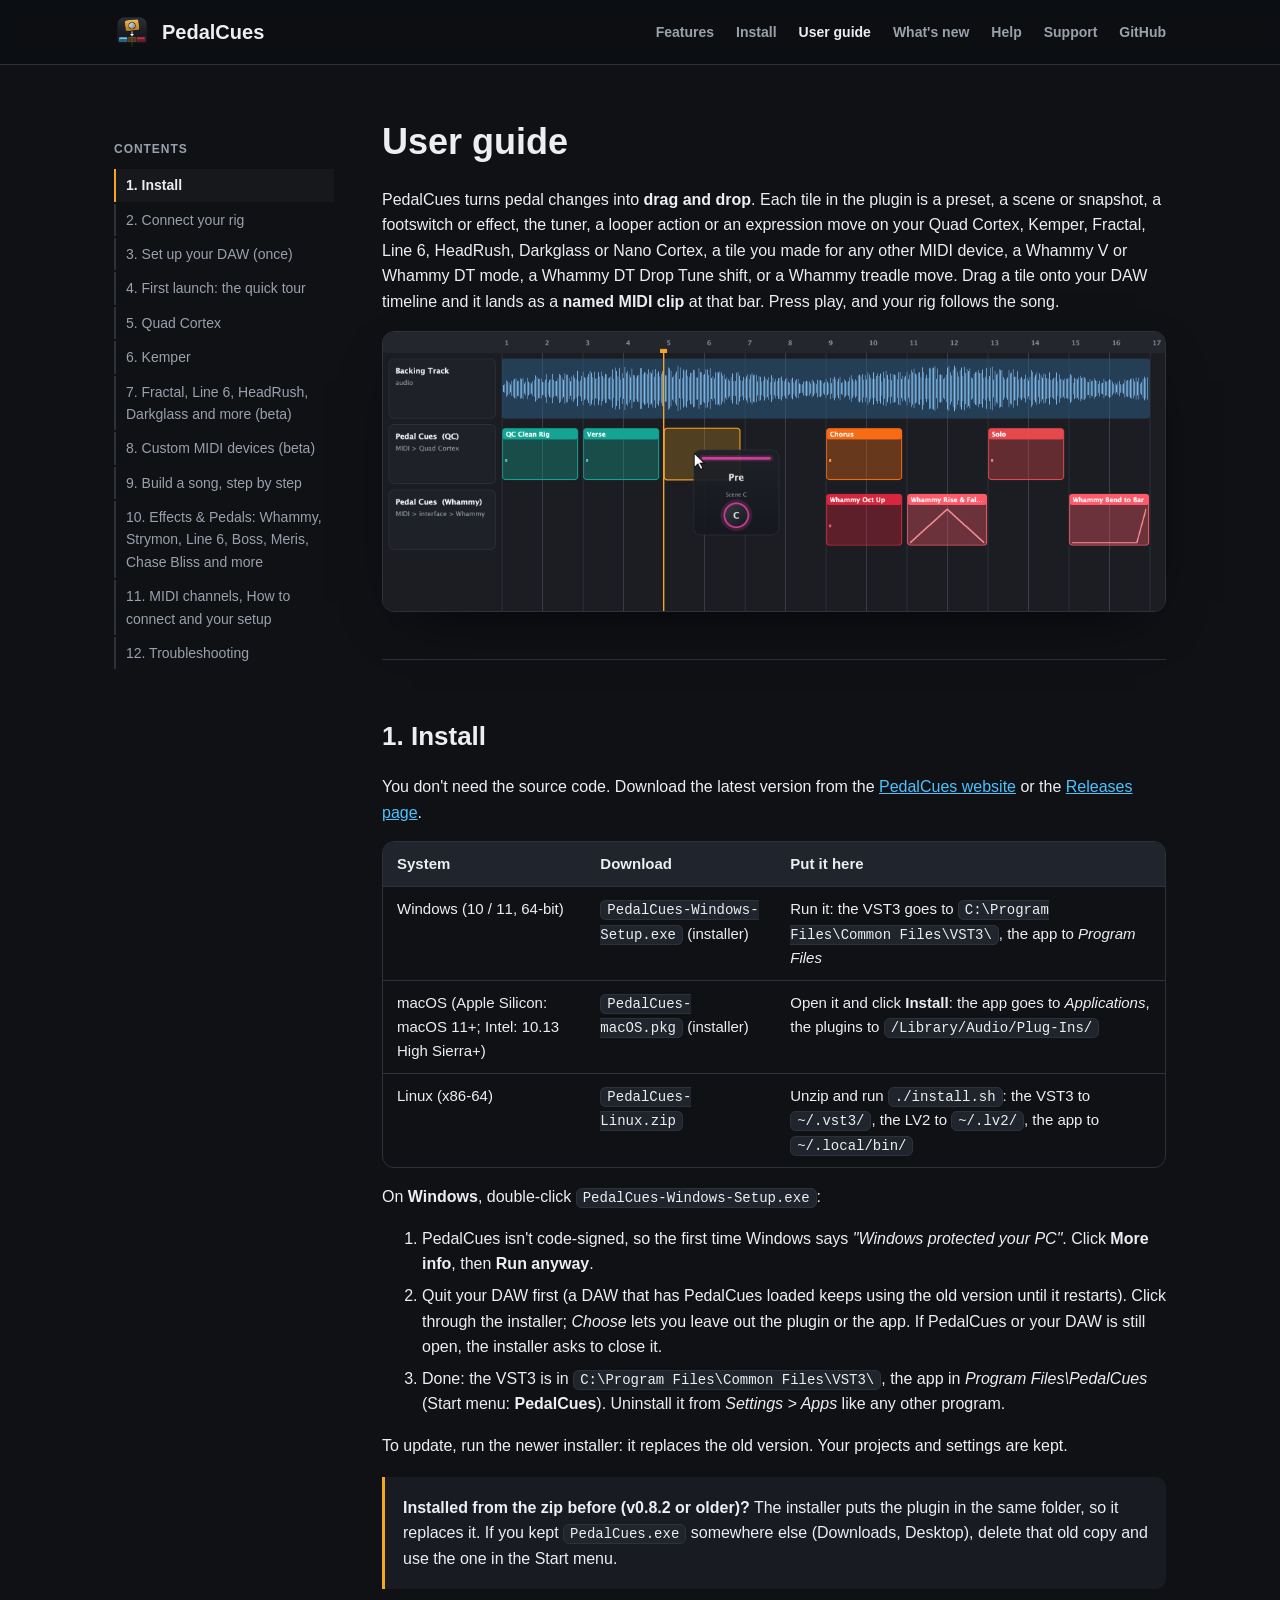
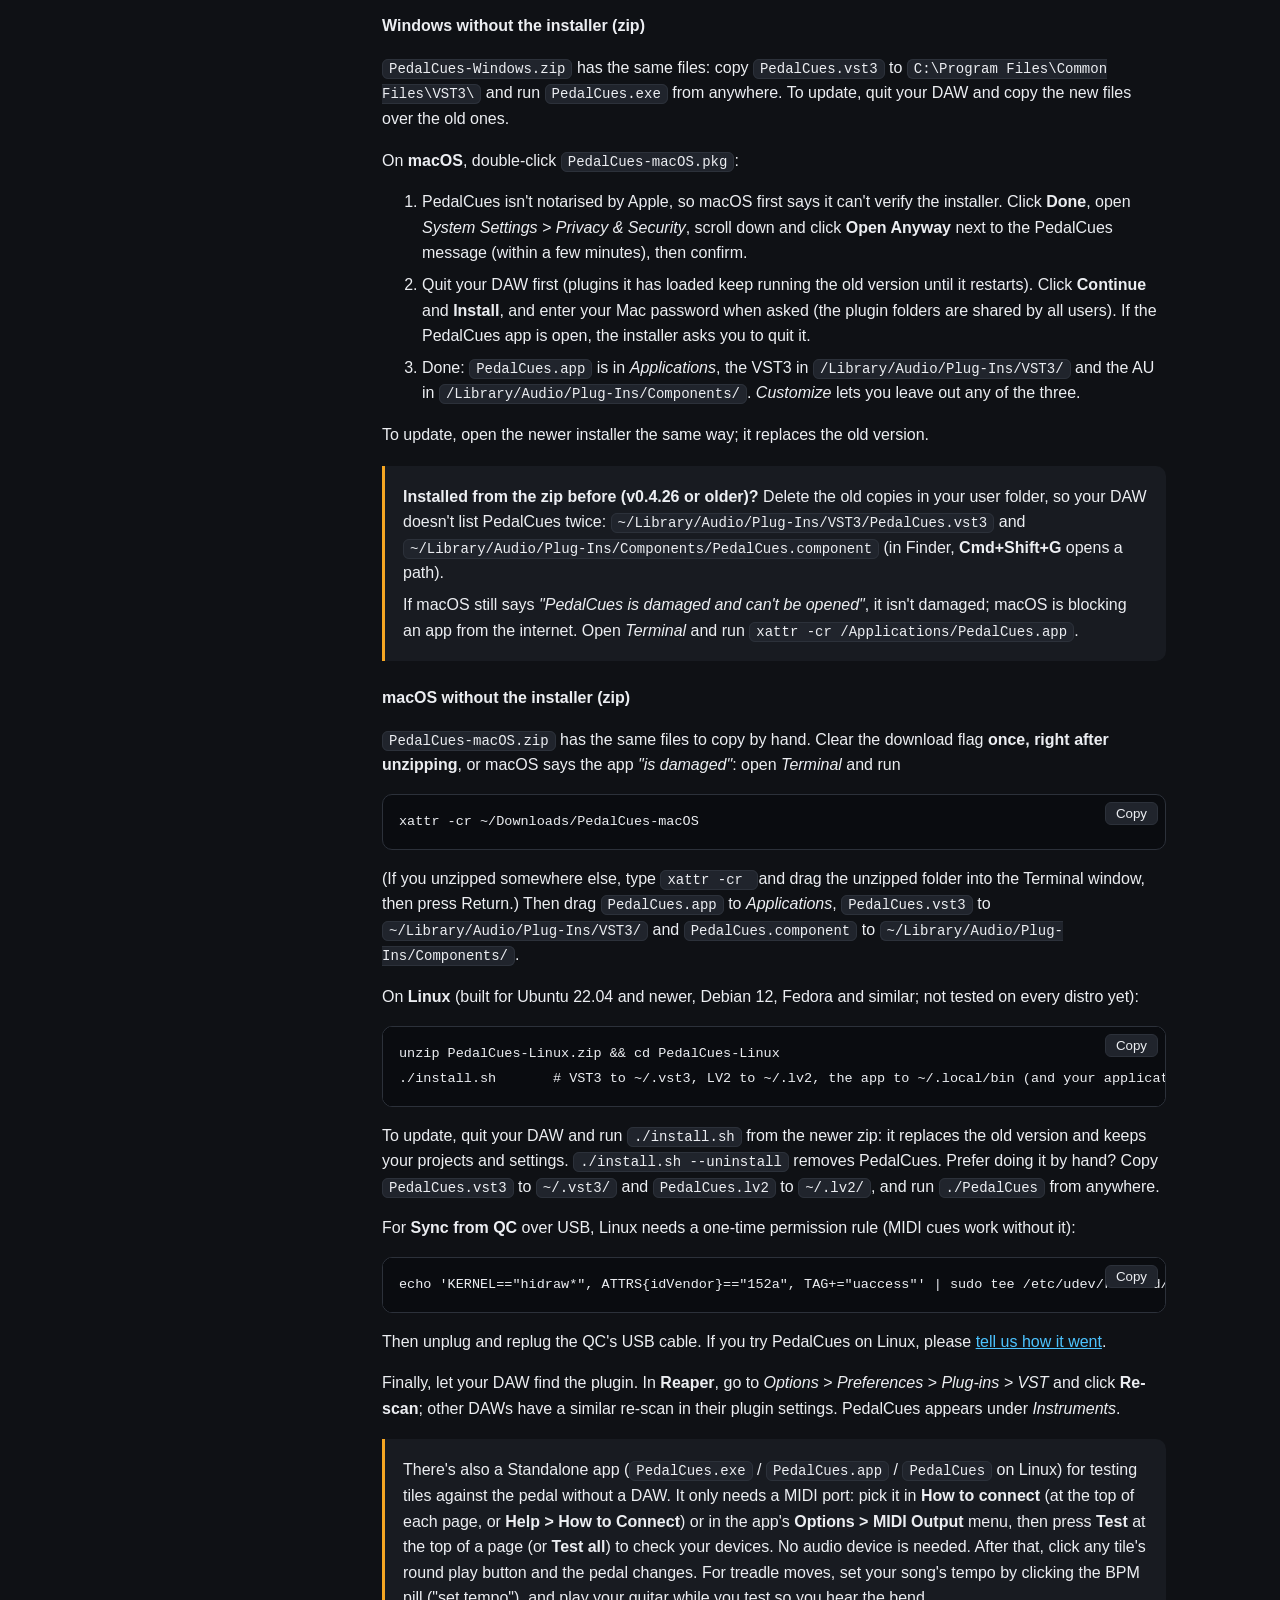
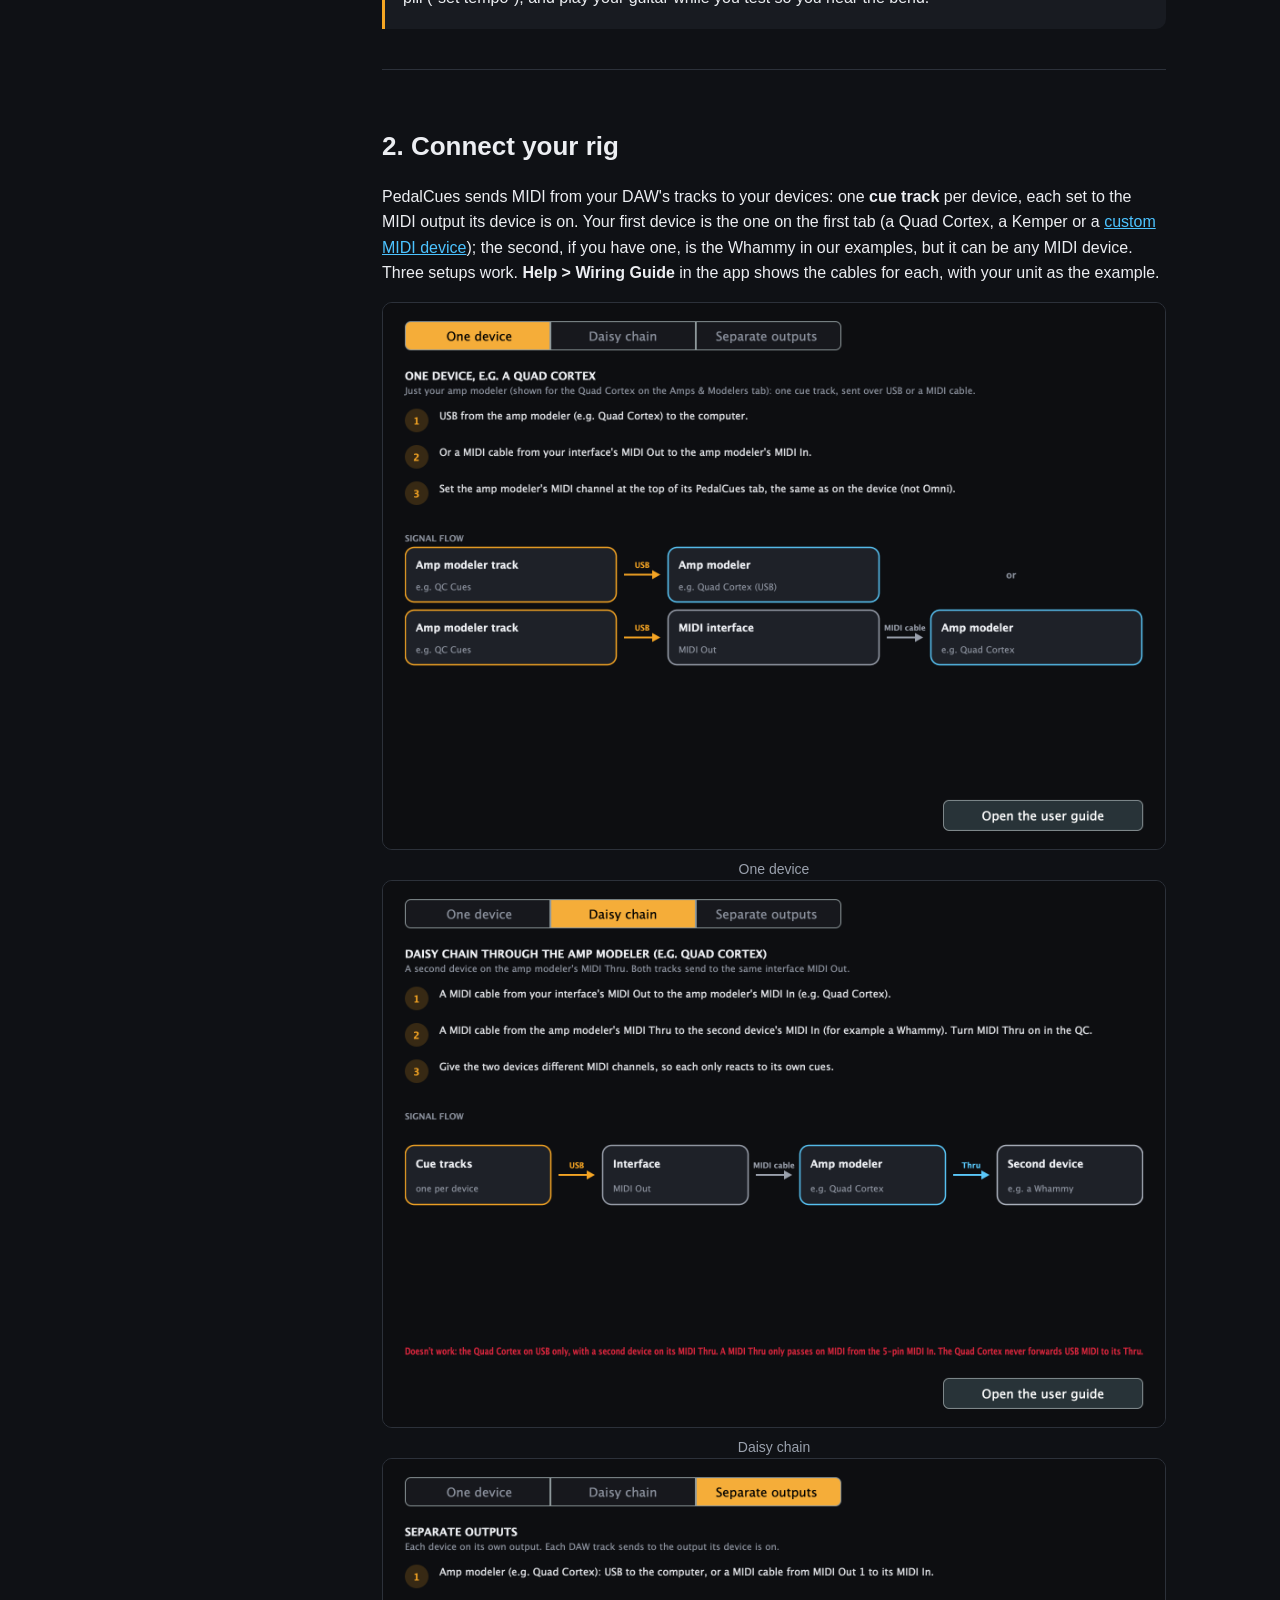
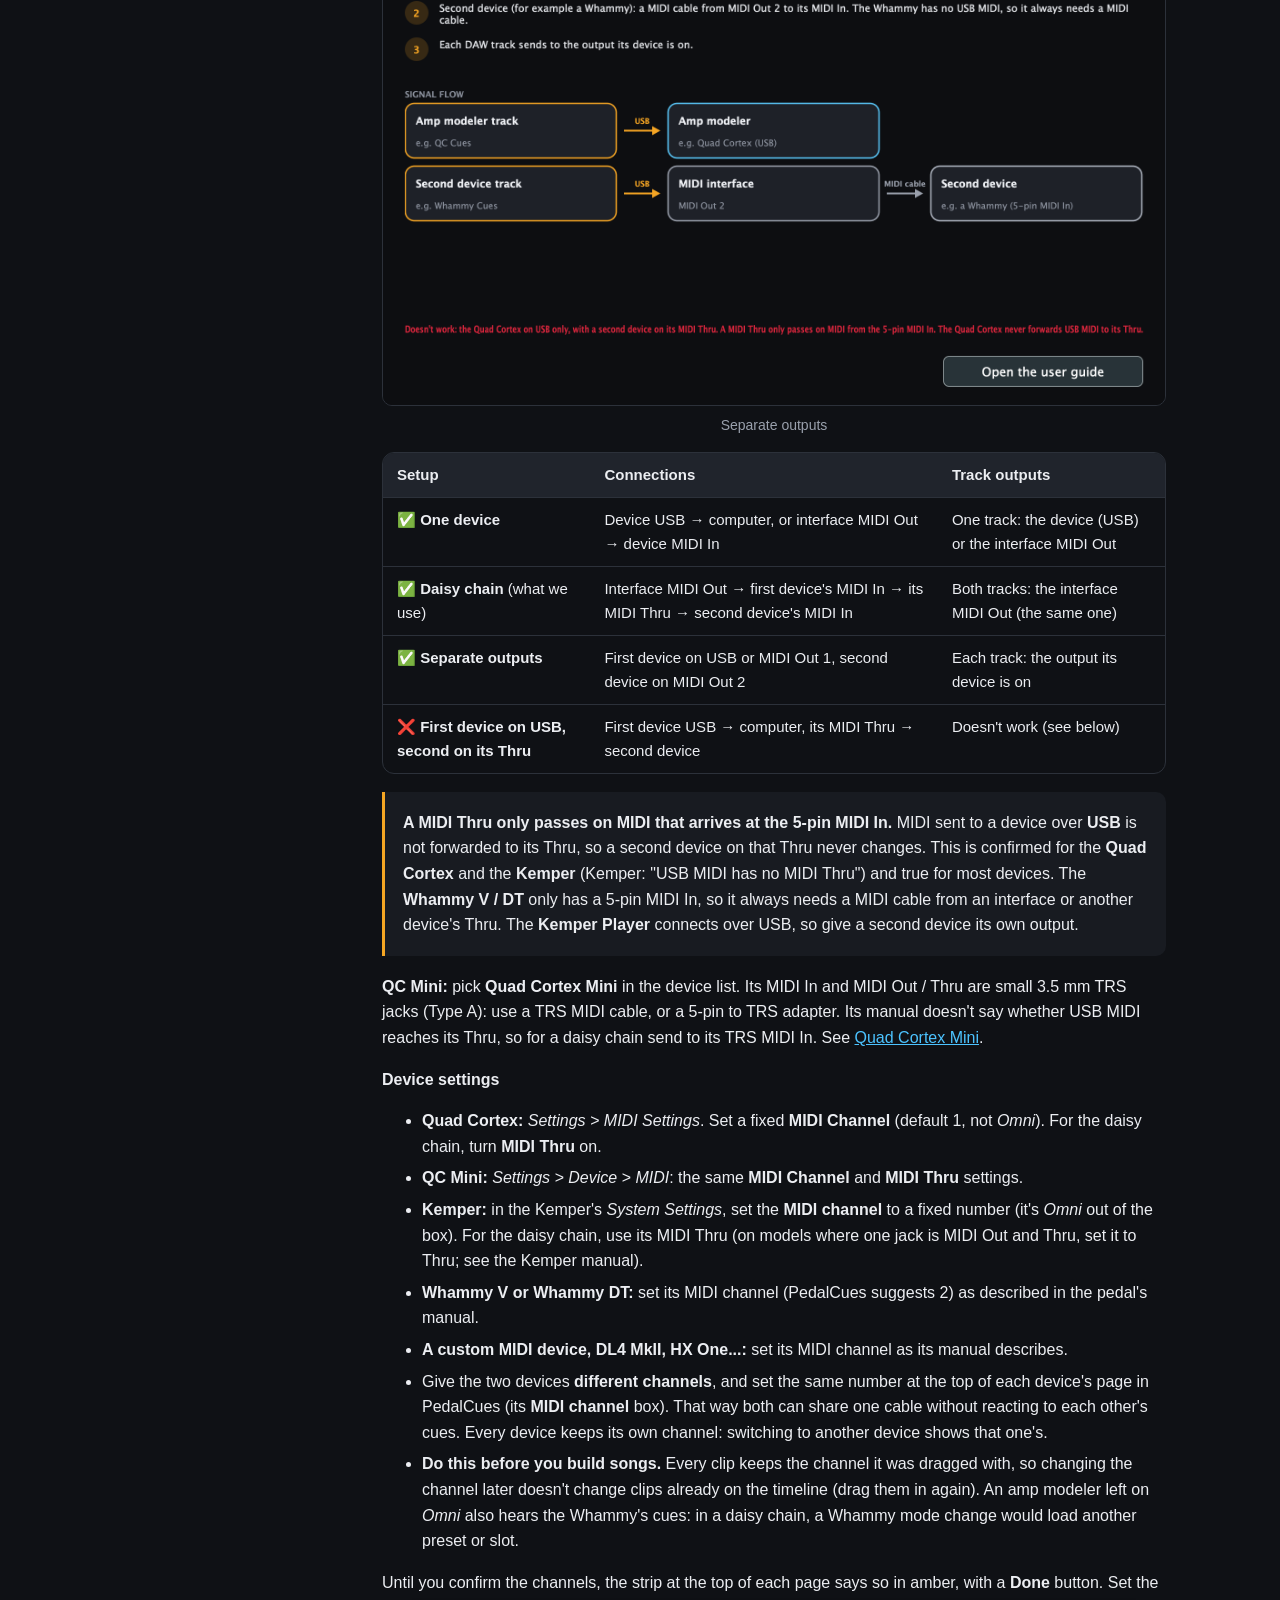
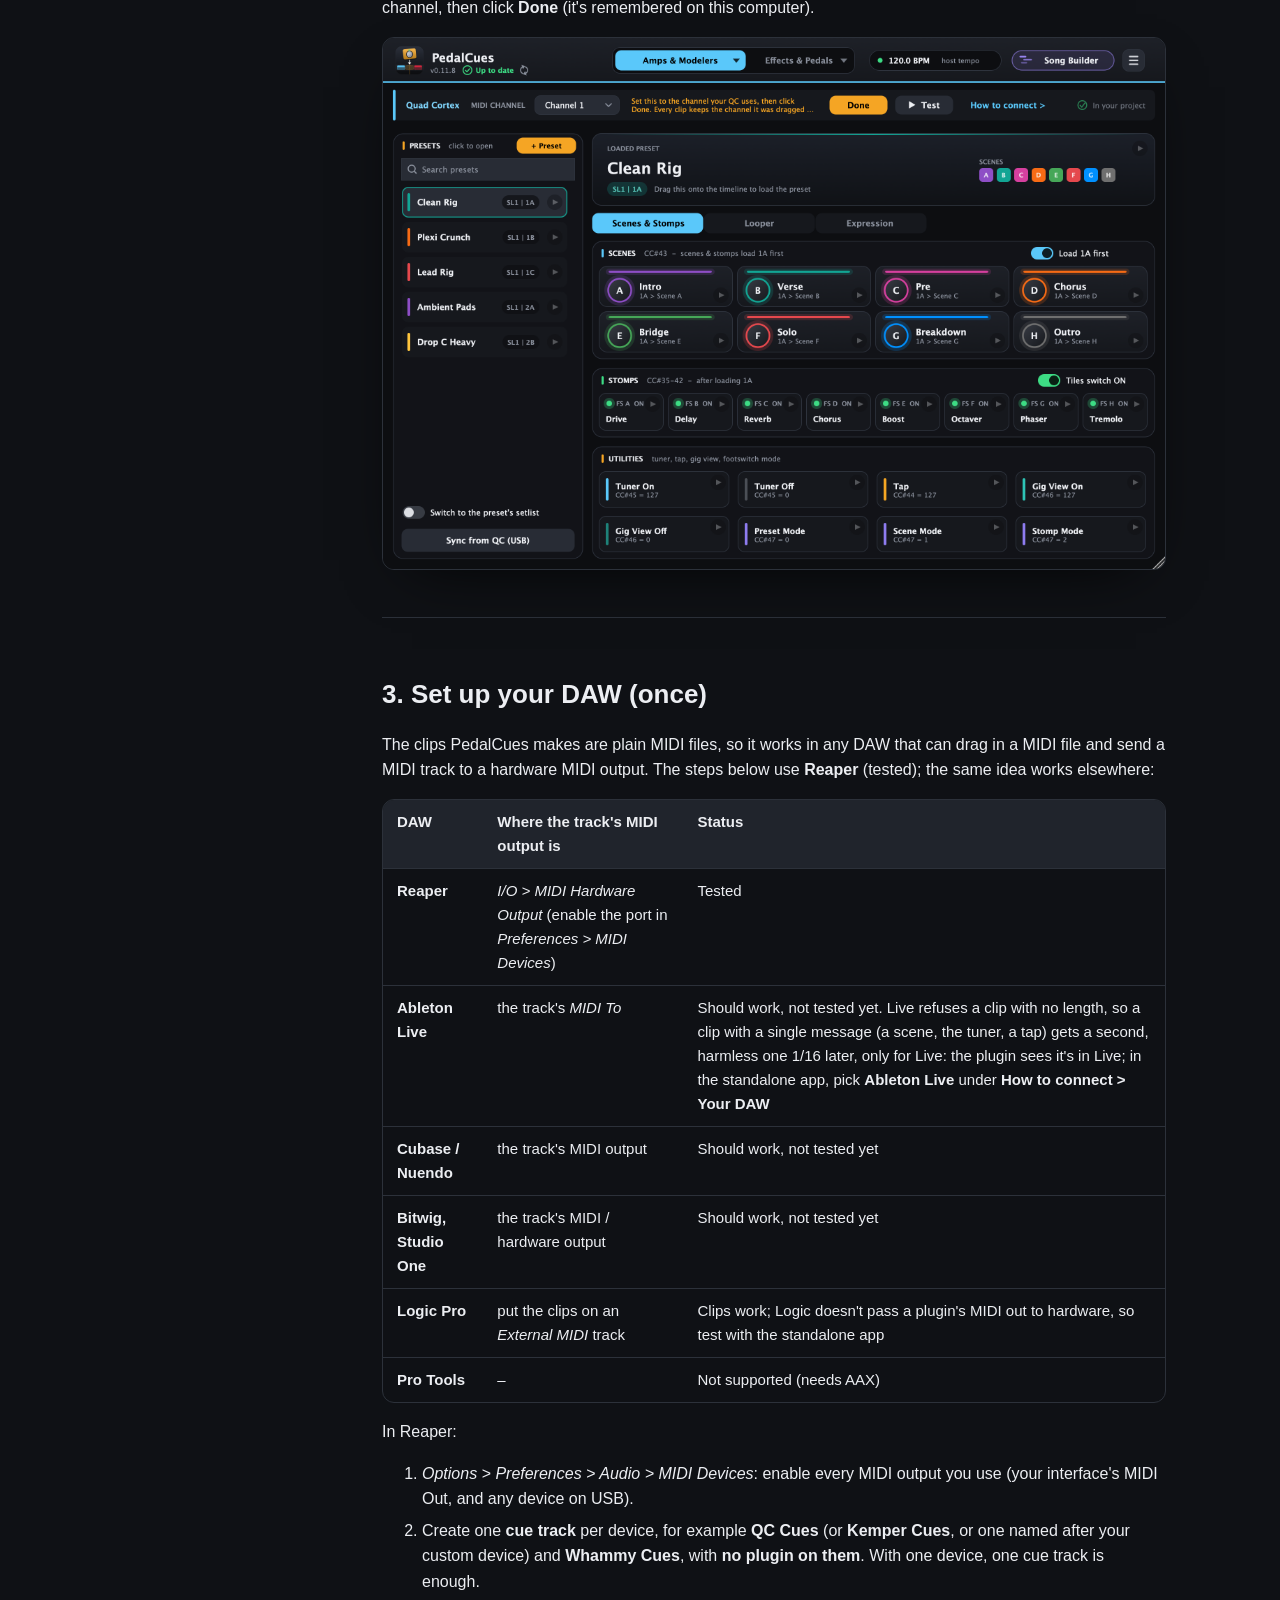
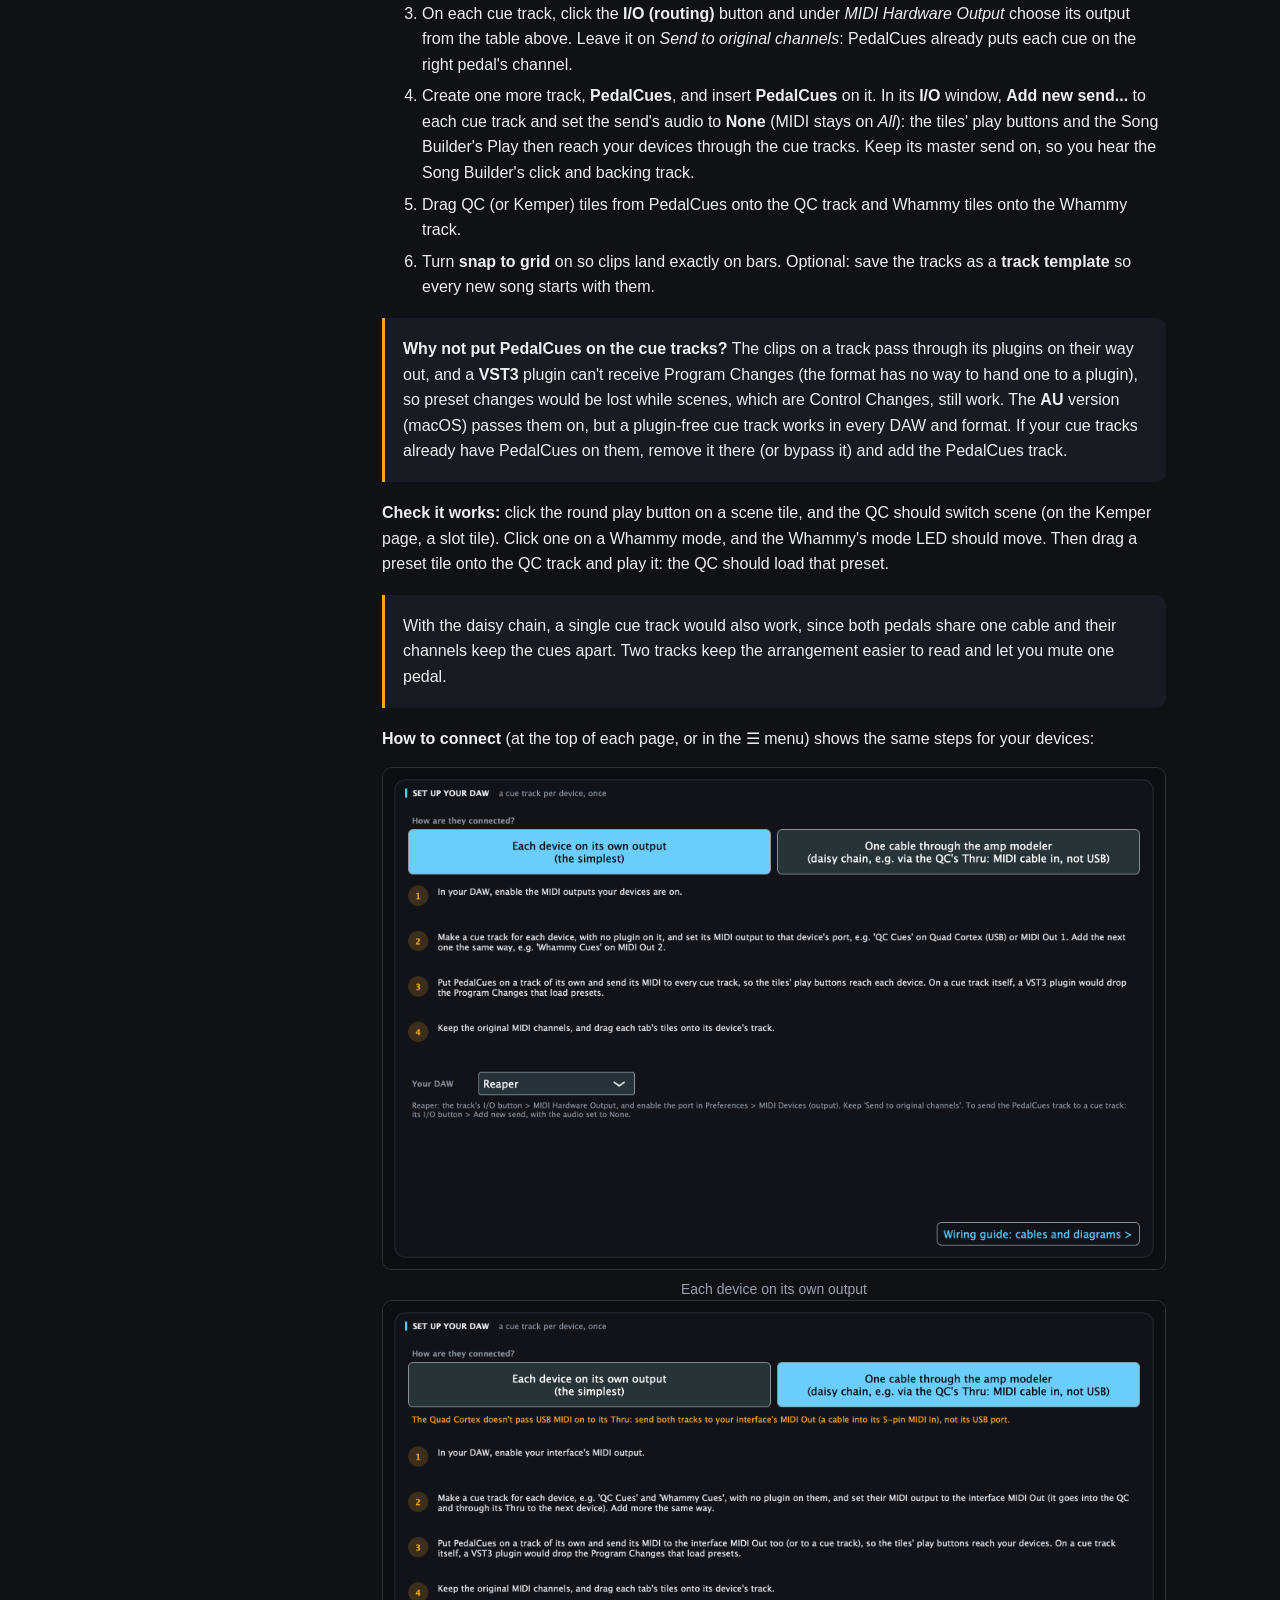
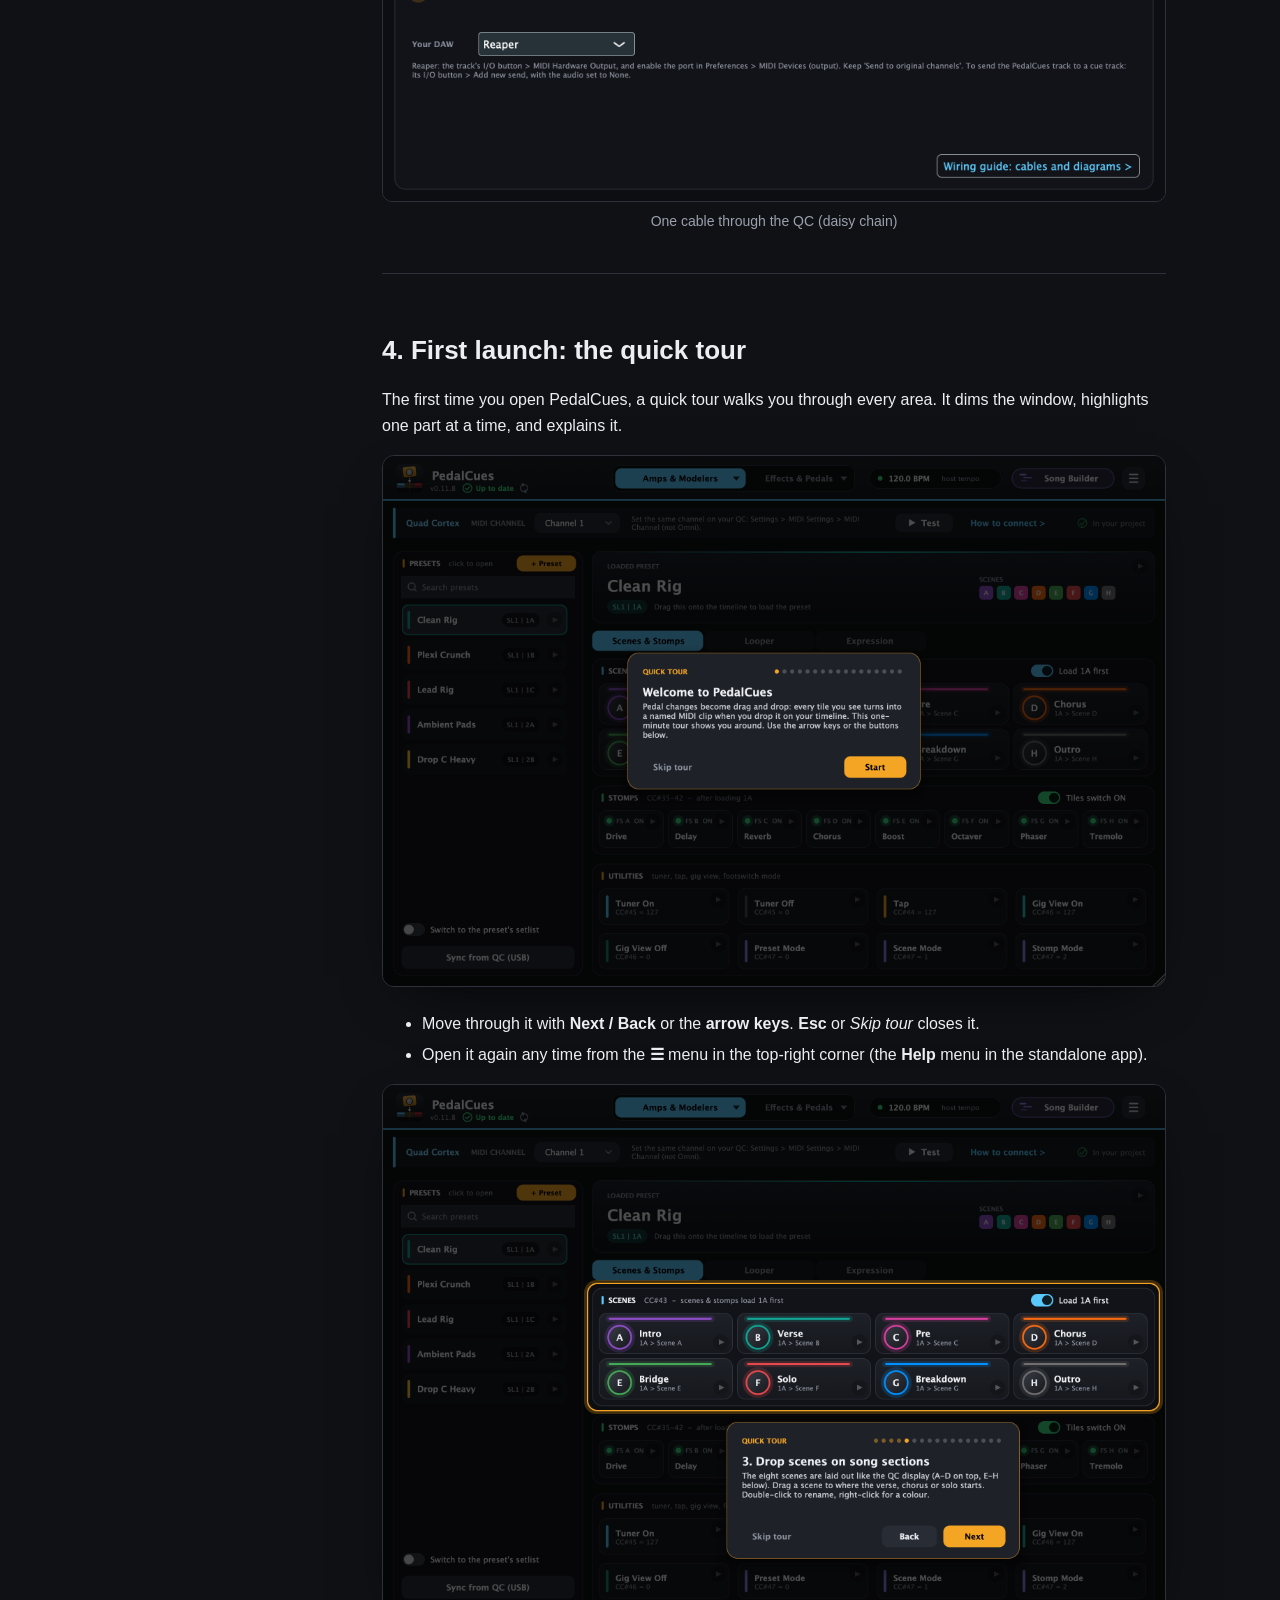
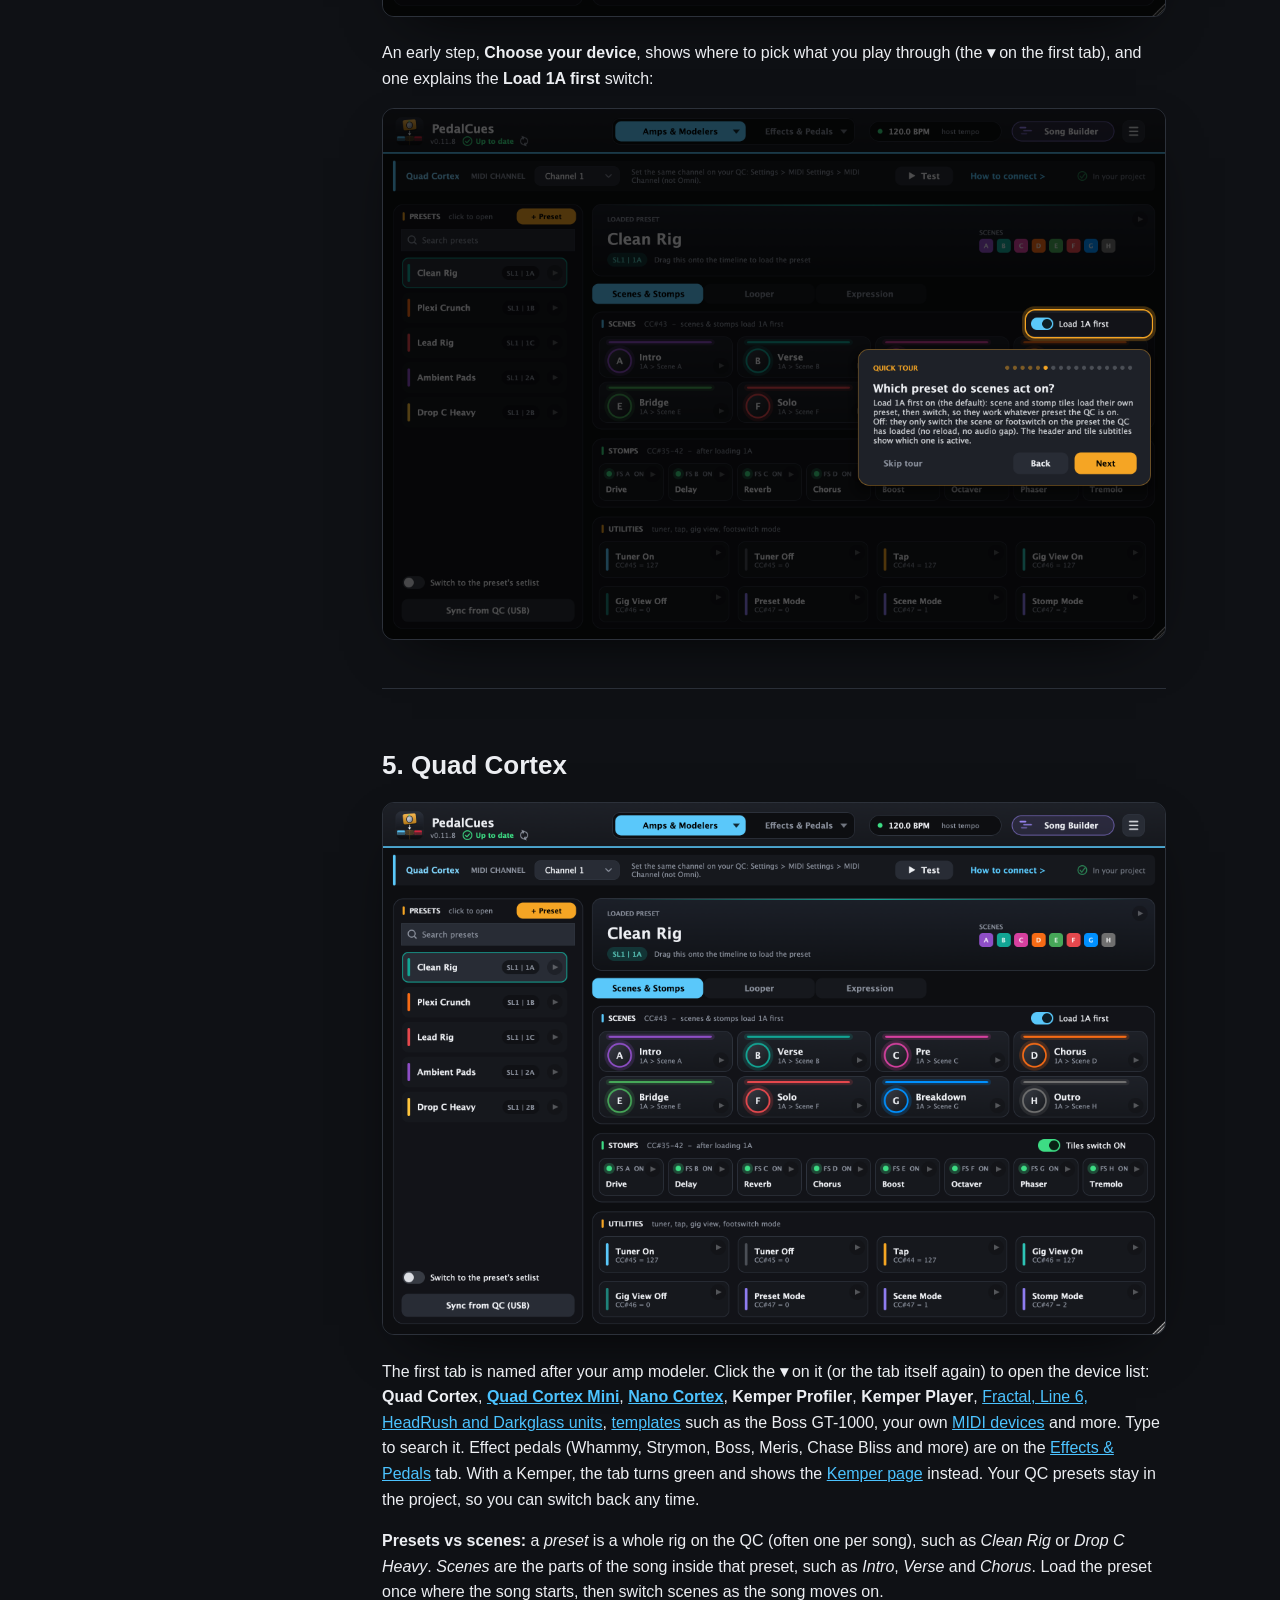
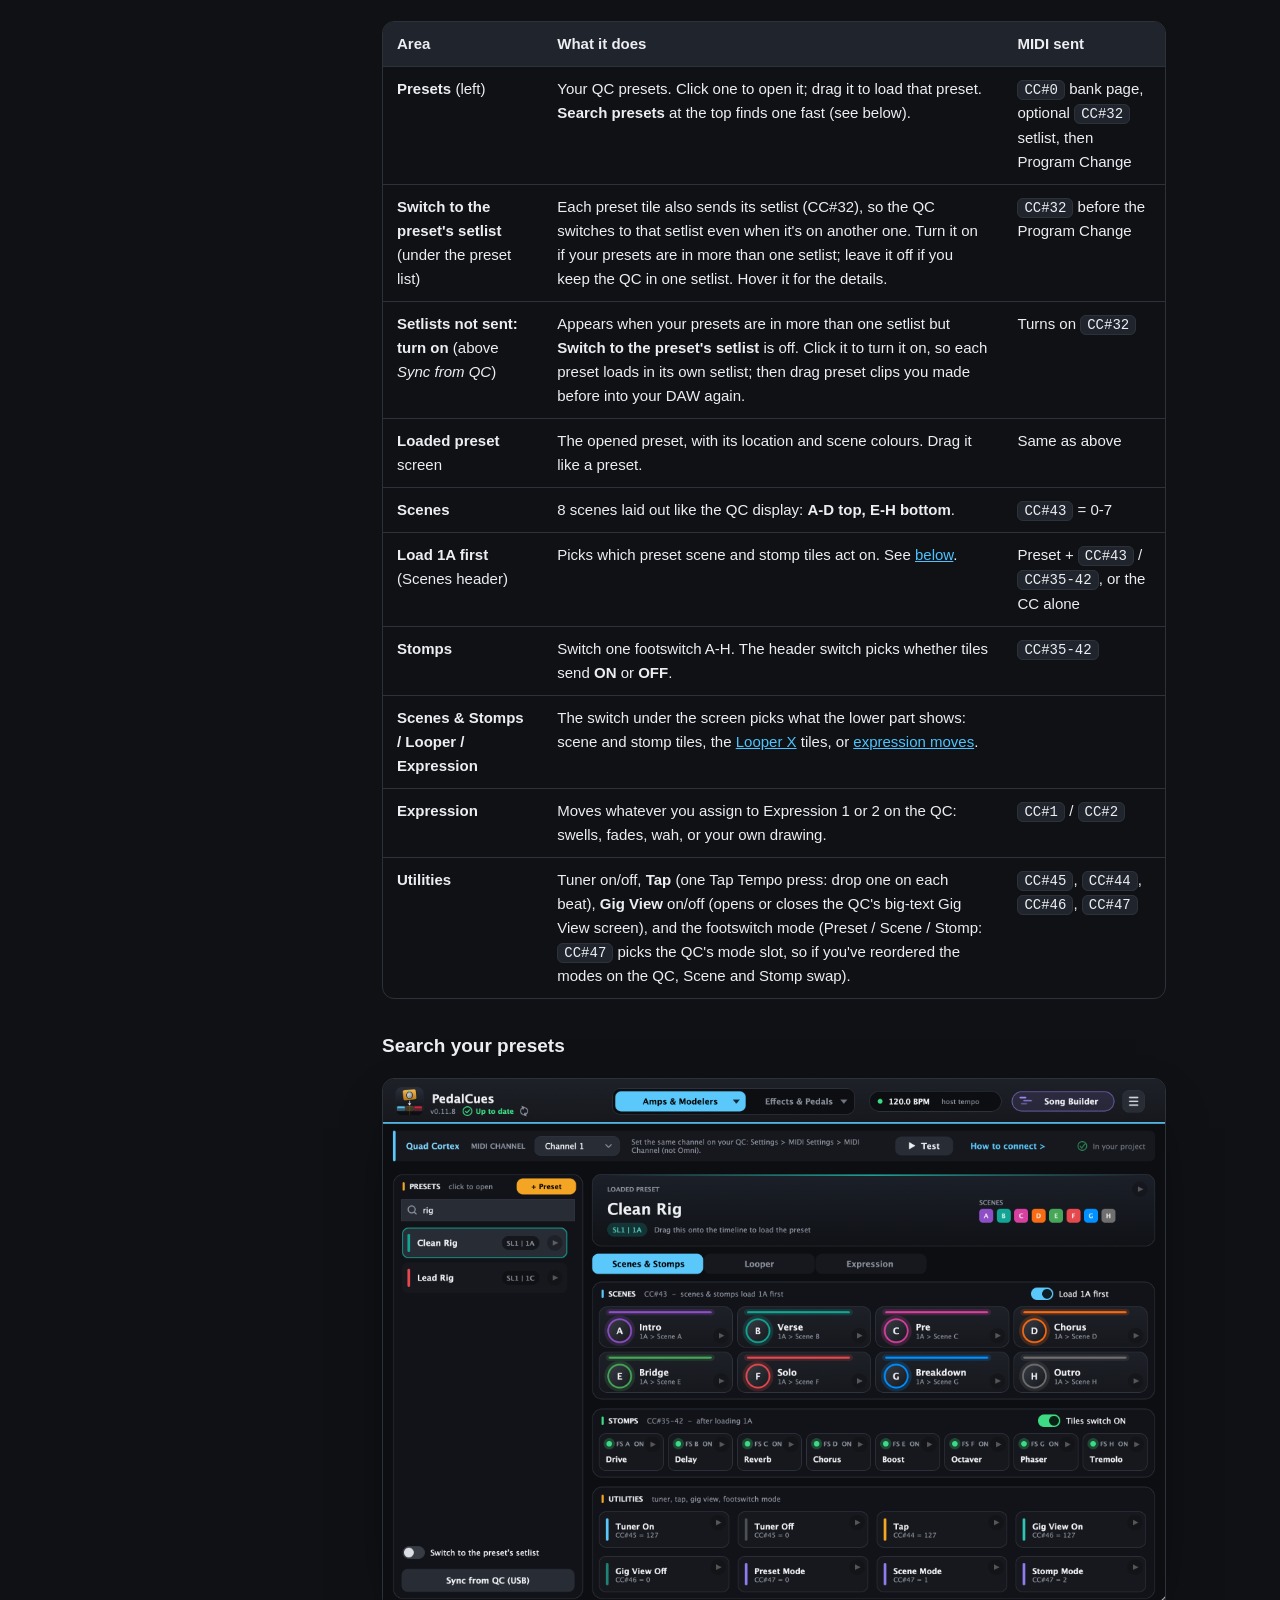
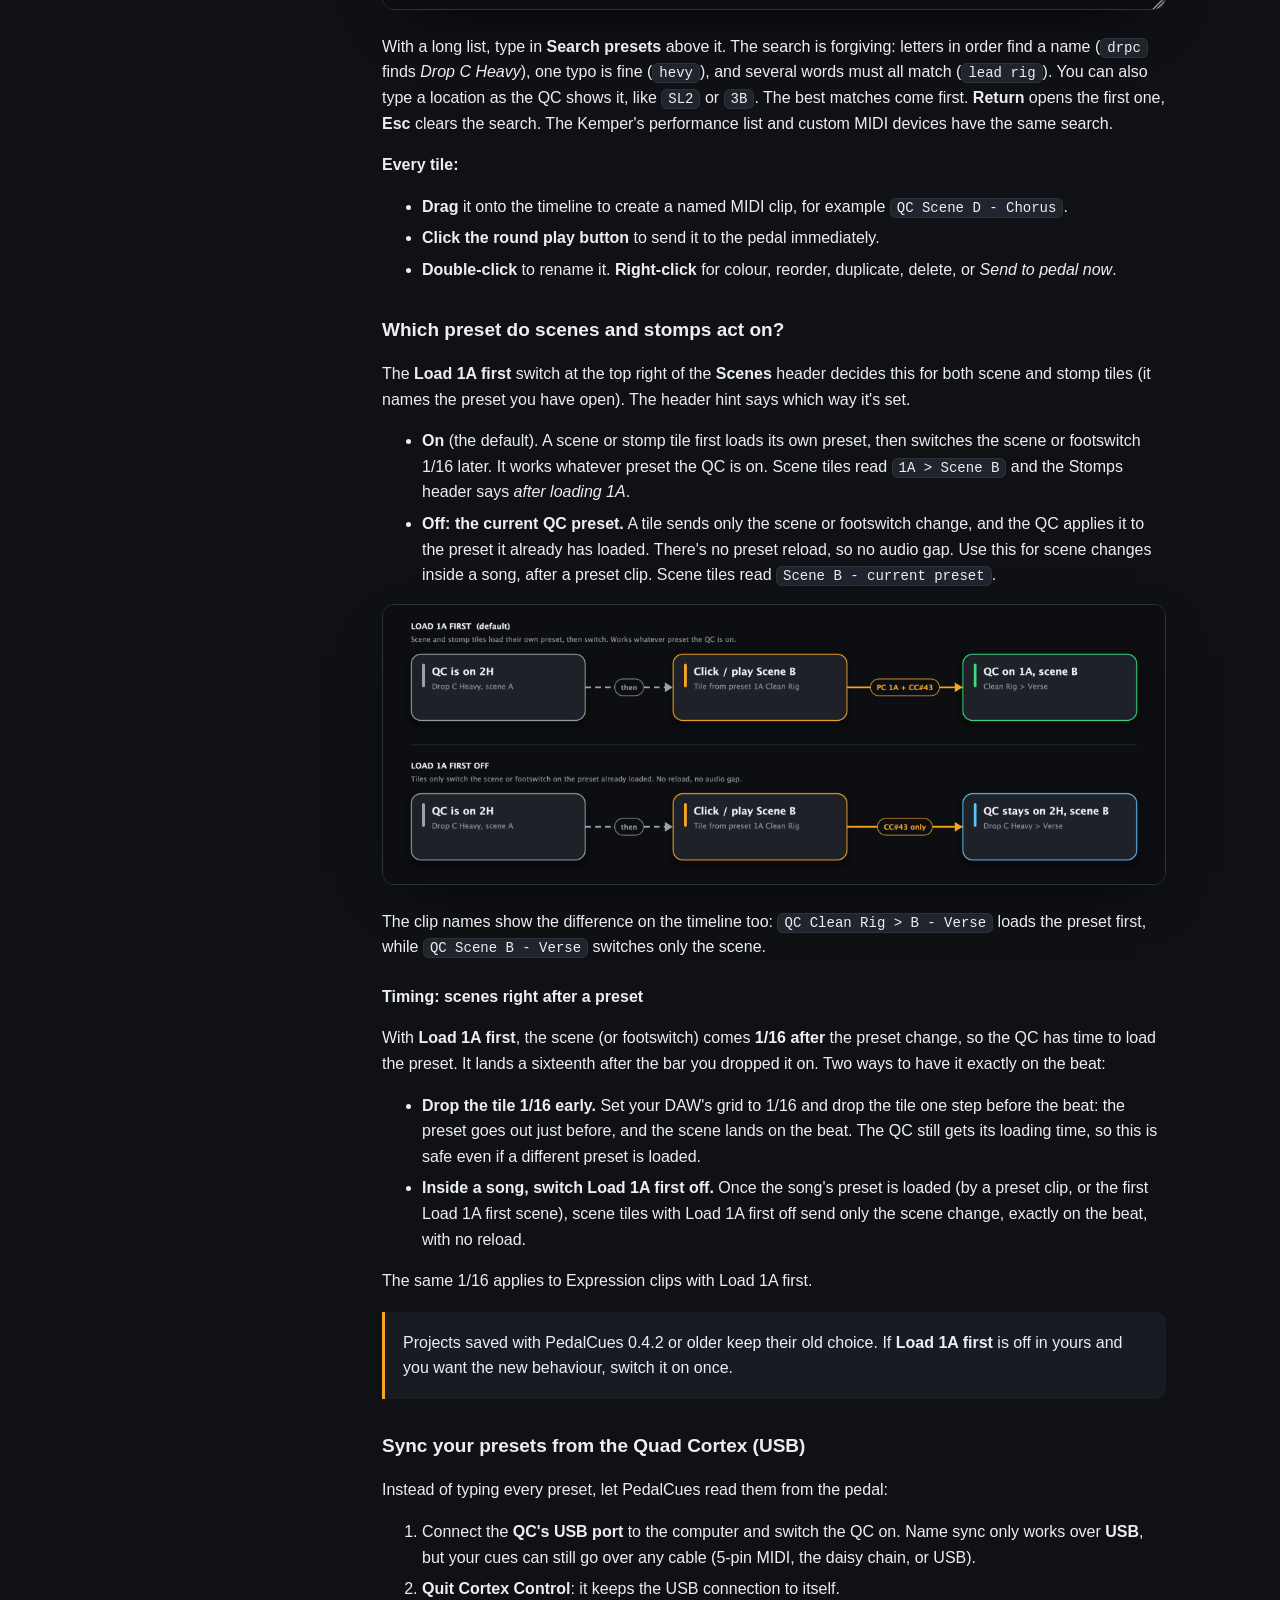
<file: docs/guide.html>
<!doctype html>
<html lang="en">
<head>
  <meta charset="utf-8">
  <meta name="viewport" content="width=device-width, initial-scale=1">
  <script>/* Reloads always start at the top: drop a #section left by an earlier click and jump without the smooth scroll (lazy images
     loading mid-animation used to stop it part way). Opening a link to a #section still jumps there. */
  (function () {
    if ('scrollRestoration' in history) history.scrollRestoration = 'manual';
    var nav = window.performance && performance.getEntriesByType ? performance.getEntriesByType('navigation')[0] : null;
    if (nav && nav.type === 'reload' && location.hash) history.replaceState(null, '', location.pathname + location.search);
    function toTop() { if (!location.hash) window.scrollTo({ top: 0, left: 0, behavior: 'instant' }); }
    toTop();
    document.addEventListener('DOMContentLoaded', toTop);
    window.addEventListener('load', toTop);
  })();
  </script>
  <title>User guide - PedalCues</title>
  <meta name="description" content="How to install PedalCues, connect your Quad Cortex, Kemper, Fractal, Line 6, HeadRush, Darkglass, Whammy or any MIDI device, and build songs with drag-and-drop pedal cues.">
  <link rel="icon" type="image/png" href="images/icon.png">
  <link rel="stylesheet" href="pages.css">
</head>
<body>
<!-- Generated from docs/GUIDE.md by Tools/make_site_pages.py. Don't edit by hand. -->
<header class="top"><div class="wrap">
  <a class="brand" href="./"><img src="images/icon.png" alt=""><b>PedalCues</b></a>
  <nav><a href="./#features">Features</a><a href="./#install">Install</a><a href="guide.html" aria-current="page">User guide</a><a href="changelog.html">What's new</a><a href="help.html">Help</a><a href="./#support">Support</a><a href="https://github.com/thankost/pedal-cues">GitHub</a></nav>
</div></header>
<div class="wrap guide">
  <div class="toc-bar"><button type="button" class="toc-open" aria-expanded="false" aria-controls="toc-sheet"><b>Contents</b><span class="cur"></span><span class="chev" aria-hidden="true">&#9662;</span></button></div>
  <aside class="toc"><b>Contents</b><a href="#1-install">1. Install</a><a href="#2-connect-your-rig">2. Connect your rig</a><a href="#3-set-up-your-daw-once">3. Set up your DAW (once)</a><a href="#4-first-launch-the-quick-tour">4. First launch: the quick tour</a><a href="#5-quad-cortex">5. Quad Cortex</a><a href="#6-kemper">6. Kemper</a><a href="#7-fractal-line-6-headrush-darkglass-and-more-beta">7. Fractal, Line 6, HeadRush, Darkglass and more (beta)</a><a href="#8-custom-midi-devices-beta">8. Custom MIDI devices (beta)</a><a href="#9-build-a-song-step-by-step">9. Build a song, step by step</a><a href="#10-effects--pedals-whammy-strymon-line-6-boss-meris-chase-bliss-and-more">10. Effects &amp; Pedals: Whammy, Strymon, Line 6, Boss, Meris, Chase Bliss and more</a><a href="#11-midi-channels-how-to-connect-and-your-setup">11. MIDI channels, How to connect and your setup</a><a href="#12-troubleshooting">12. Troubleshooting</a></aside>
  <main class="doc">
    <h1>User guide</h1>
<p>PedalCues turns pedal changes into <b>drag and drop</b>. Each tile in the plugin is a preset, a scene or snapshot, a footswitch or effect, the tuner, a looper action or an expression move on your Quad Cortex, Kemper, Fractal, Line 6, HeadRush, Darkglass or Nano Cortex, a tile you made for any other MIDI device, a Whammy V or Whammy DT mode, a Whammy DT Drop Tune shift, or a Whammy treadle move. Drag a tile onto your DAW timeline and it lands as a <b>named MIDI clip</b> at that bar. Press play, and your rig follows the song.</p>
<p class="figure"><img src="images/timeline.png" alt="PedalCues cues on a DAW timeline" loading="lazy"></p>
<hr>
<h2 id="1-install">1. Install</h2>
<p>You don't need the source code. Download the latest version from the <a href="https://thankost.github.io/pedal-cues/">PedalCues website</a> or the <a href="https://github.com/thankost/pedal-cues/releases/latest">Releases page</a>.</p>
<div class="table"><table><thead><tr><th>System</th><th>Download</th><th>Put it here</th></tr></thead><tbody><tr><td>Windows (10 / 11, 64-bit)</td><td><code>PedalCues-Windows-Setup.exe</code> (installer)</td><td>Run it: the VST3 goes to <code>C:\Program Files\Common Files\VST3\</code>, the app to <i>Program Files</i></td></tr><tr><td>macOS (Apple Silicon: macOS 11+; Intel: 10.13 High Sierra+)</td><td><code>PedalCues-macOS.pkg</code> (installer)</td><td>Open it and click <b>Install</b>: the app goes to <i>Applications</i>, the plugins to <code>/Library/Audio/Plug-Ins/</code></td></tr><tr><td>Linux (x86-64)</td><td><code>PedalCues-Linux.zip</code></td><td>Unzip and run <code>./install.sh</code>: the VST3 to <code>~/.vst3/</code>, the LV2 to <code>~/.lv2/</code>, the app to <code>~/.local/bin/</code></td></tr></tbody></table></div>
<p>On <b>Windows</b>, double-click <code>PedalCues-Windows-Setup.exe</code>:</p>
<ol><li>PedalCues isn't code-signed, so the first time Windows says <i>"Windows protected your PC"</i>. Click <b>More info</b>, then <b>Run anyway</b>.</li><li>Quit your DAW first (a DAW that has PedalCues loaded keeps using the old version until it restarts). Click through the installer; <i>Choose</i> lets you leave out the plugin or the app. If PedalCues or your DAW is still open, the installer asks to close it.</li><li>Done: the VST3 is in <code>C:\Program Files\Common Files\VST3\</code>, the app in <i>Program Files\PedalCues</i> (Start menu: <b>PedalCues</b>). Uninstall it from <i>Settings &gt; Apps</i> like any other program.</li></ol>
<p>To update, run the newer installer: it replaces the old version. Your projects and settings are kept.</p>
<blockquote><p><b>Installed from the zip before (v0.8.2 or older)?</b> The installer puts the plugin in the same folder, so it replaces it. If you kept <code>PedalCues.exe</code> somewhere else (Downloads, Desktop), delete that old copy and use the one in the Start menu.</p></blockquote>
<h4 id="windows-without-the-installer-zip">Windows without the installer (zip)</h4>
<p><code>PedalCues-Windows.zip</code> has the same files: copy <code>PedalCues.vst3</code> to <code>C:\Program Files\Common Files\VST3\</code> and run <code>PedalCues.exe</code> from anywhere. To update, quit your DAW and copy the new files over the old ones.</p>
<p>On <b>macOS</b>, double-click <code>PedalCues-macOS.pkg</code>:</p>
<ol><li>PedalCues isn't notarised by Apple, so macOS first says it can't verify the installer. Click <b>Done</b>, open <i>System Settings &gt; Privacy &amp; Security</i>, scroll down and click <b>Open Anyway</b> next to the PedalCues message (within a few minutes), then confirm.</li><li>Quit your DAW first (plugins it has loaded keep running the old version until it restarts). Click <b>Continue</b> and <b>Install</b>, and enter your Mac password when asked (the plugin folders are shared by all users). If the PedalCues app is open, the installer asks you to quit it.</li><li>Done: <code>PedalCues.app</code> is in <i>Applications</i>, the VST3 in <code>/Library/Audio/Plug-Ins/VST3/</code> and the AU in <code>/Library/Audio/Plug-Ins/Components/</code>. <i>Customize</i> lets you leave out any of the three.</li></ol>
<p>To update, open the newer installer the same way; it replaces the old version.</p>
<blockquote><p><b>Installed from the zip before (v0.4.26 or older)?</b> Delete the old copies in your user folder, so your DAW doesn't list PedalCues twice: <code>~/Library/Audio/Plug-Ins/VST3/PedalCues.vst3</code> and <code>~/Library/Audio/Plug-Ins/Components/PedalCues.component</code> (in Finder, <b>Cmd+Shift+G</b> opens a path).</p><p>If macOS still says <i>"PedalCues is damaged and can't be opened"</i>, it isn't damaged; macOS is blocking an app from the internet. Open <i>Terminal</i> and run <code>xattr -cr /Applications/PedalCues.app</code>.</p></blockquote>
<h4 id="macos-without-the-installer-zip">macOS without the installer (zip)</h4>
<p><code>PedalCues-macOS.zip</code> has the same files to copy by hand. Clear the download flag <b>once, right after unzipping</b>, or macOS says the app <i>"is damaged"</i>: open <i>Terminal</i> and run</p>
<div class="code"><pre><code class="bash">xattr -cr ~/Downloads/PedalCues-macOS</code></pre><button class="copy" type="button">Copy</button></div>
<p>(If you unzipped somewhere else, type <code>xattr -cr </code> and drag the unzipped folder into the Terminal window, then press Return.) Then drag <code>PedalCues.app</code> to <i>Applications</i>, <code>PedalCues.vst3</code> to <code>~/Library/Audio/Plug-Ins/VST3/</code> and <code>PedalCues.component</code> to <code>~/Library/Audio/Plug-Ins/Components/</code>.</p>
<p>On <b>Linux</b> (built for Ubuntu 22.04 and newer, Debian 12, Fedora and similar; not tested on every distro yet):</p>
<div class="code"><pre><code class="bash">unzip PedalCues-Linux.zip &amp;&amp; cd PedalCues-Linux
./install.sh       # VST3 to ~/.vst3, LV2 to ~/.lv2, the app to ~/.local/bin (and your applications menu)</code></pre><button class="copy" type="button">Copy</button></div>
<p>To update, quit your DAW and run <code>./install.sh</code> from the newer zip: it replaces the old version and keeps your projects and settings. <code>./install.sh --uninstall</code> removes PedalCues. Prefer doing it by hand? Copy <code>PedalCues.vst3</code> to <code>~/.vst3/</code> and <code>PedalCues.lv2</code> to <code>~/.lv2/</code>, and run <code>./PedalCues</code> from anywhere.</p>
<p>For <b>Sync from QC</b> over USB, Linux needs a one-time permission rule (MIDI cues work without it):</p>
<div class="code"><pre><code class="bash">echo &#x27;KERNEL==&quot;hidraw*&quot;, ATTRS{idVendor}==&quot;152a&quot;, TAG+=&quot;uaccess&quot;&#x27; | sudo tee /etc/udev/rules.d/70-quad-cortex.rules &amp;&amp; sudo udevadm control --reload-rules &amp;&amp; sudo udevadm trigger</code></pre><button class="copy" type="button">Copy</button></div>
<p>Then unplug and replug the QC's USB cable. If you try PedalCues on Linux, please <a href="https://github.com/thankost/pedal-cues/issues/new?template=problem.yml">tell us how it went</a>.</p>
<p>Finally, let your DAW find the plugin. In <b>Reaper</b>, go to <i>Options &gt; Preferences &gt; Plug-ins &gt; VST</i> and click <b>Re-scan</b>; other DAWs have a similar re-scan in their plugin settings. PedalCues appears under <i>Instruments</i>.</p>
<blockquote><p>There's also a Standalone app (<code>PedalCues.exe</code> / <code>PedalCues.app</code> / <code>PedalCues</code> on Linux) for testing tiles against the pedal without a DAW. It only needs a MIDI port: pick it in <b>How to connect</b> (at the top of each page, or <b>Help &gt; How to Connect</b>) or in the app's <b>Options &gt; MIDI Output</b> menu, then press <b>Test</b> at the top of a page (or <b>Test all</b>) to check your devices. No audio device is needed. After that, click any tile's round play button and the pedal changes. For treadle moves, set your song's tempo by clicking the BPM pill ("set tempo"), and play your guitar while you test so you hear the bend.</p></blockquote>
<hr>
<h2 id="2-connect-your-rig">2. Connect your rig</h2>
<p>PedalCues sends MIDI from your DAW's tracks to your devices: one <b>cue track</b> per device, each set to the MIDI output its device is on. Your first device is the one on the first tab (a Quad Cortex, a Kemper or a <a href="#8-custom-midi-devices-beta">custom MIDI device</a>); the second, if you have one, is the Whammy in our examples, but it can be any MIDI device. Three setups work. <b>Help &gt; Wiring Guide</b> in the app shows the cables for each, with your unit as the example.</p>
<div class="pair"><figure><a href="images/wiring-one-device.png"><img src="images/wiring-one-device.png" alt="One device" loading="lazy"></a><figcaption>One device</figcaption></figure><figure><a href="images/wiring-guide.png"><img src="images/wiring-guide.png" alt="Daisy chain" loading="lazy"></a><figcaption>Daisy chain</figcaption></figure><figure><a href="images/wiring-separate.png"><img src="images/wiring-separate.png" alt="Separate outputs" loading="lazy"></a><figcaption>Separate outputs</figcaption></figure></div>
<div class="table"><table><thead><tr><th>Setup</th><th>Connections</th><th>Track outputs</th></tr></thead><tbody><tr><td>✅ <b>One device</b></td><td>Device USB → computer, or interface MIDI Out → device MIDI In</td><td>One track: the device (USB) or the interface MIDI Out</td></tr><tr><td>✅ <b>Daisy chain</b> (what we use)</td><td>Interface MIDI Out → first device's MIDI In → its MIDI Thru → second device's MIDI In</td><td>Both tracks: the interface MIDI Out (the same one)</td></tr><tr><td>✅ <b>Separate outputs</b></td><td>First device on USB or MIDI Out 1, second device on MIDI Out 2</td><td>Each track: the output its device is on</td></tr><tr><td>❌ <b>First device on USB, second on its Thru</b></td><td>First device USB → computer, its MIDI Thru → second device</td><td>Doesn't work (see below)</td></tr></tbody></table></div>
<blockquote><p><b>A MIDI Thru only passes on MIDI that arrives at the 5-pin MIDI In.</b> MIDI sent to a device over <b>USB</b> is not forwarded to its Thru, so a second device on that Thru never changes. This is confirmed for the <b>Quad Cortex</b> and the <b>Kemper</b> (Kemper: "USB MIDI has no MIDI Thru") and true for most devices. The <b>Whammy V / DT</b> only has a 5-pin MIDI In, so it always needs a MIDI cable from an interface or another device's Thru. The <b>Kemper Player</b> connects over USB, so give a second device its own output.</p></blockquote>
<p><b>QC Mini:</b> pick <b>Quad Cortex Mini</b> in the device list. Its MIDI In and MIDI Out / Thru are small 3.5 mm TRS jacks (Type A): use a TRS MIDI cable, or a 5-pin to TRS adapter. Its manual doesn't say whether USB MIDI reaches its Thru, so for a daisy chain send to its TRS MIDI In. See <a href="#quad-cortex-mini">Quad Cortex Mini</a>.</p>
<p><b>Device settings</b></p>
<ul><li><b>Quad Cortex:</b> <i>Settings &gt; MIDI Settings</i>. Set a fixed <b>MIDI Channel</b> (default 1, not <i>Omni</i>). For the daisy chain, turn <b>MIDI Thru</b> on.</li><li><b>QC Mini:</b> <i>Settings &gt; Device &gt; MIDI</i>: the same <b>MIDI Channel</b> and <b>MIDI Thru</b> settings.</li><li><b>Kemper:</b> in the Kemper's <i>System Settings</i>, set the <b>MIDI channel</b> to a fixed number (it's <i>Omni</i> out of the box). For the daisy chain, use its MIDI Thru (on models where one jack is MIDI Out and Thru, set it to Thru; see the Kemper manual).</li><li><b>Whammy V or Whammy DT:</b> set its MIDI channel (PedalCues suggests 2) as described in the pedal's manual.</li><li><b>A custom MIDI device, DL4 MkII, HX One...:</b> set its MIDI channel as its manual describes.</li><li>Give the two devices <b>different channels</b>, and set the same number at the top of each device's page in PedalCues (its <b>MIDI channel</b> box). That way both can share one cable without reacting to each other's cues. Every device keeps its own channel: switching to another device shows that one's.</li><li><b>Do this before you build songs.</b> Every clip keeps the channel it was dragged with, so changing the channel later doesn't change clips already on the timeline (drag them in again). An amp modeler left on <i>Omni</i> also hears the Whammy's cues: in a daisy chain, a Whammy mode change would load another preset or slot.</li></ul>
<p>Until you confirm the channels, the strip at the top of each page says so in amber, with a <b>Done</b> button. Set the channel, then click <b>Done</b> (it's remembered on this computer).</p>
<p class="figure"><img src="images/channel-banner.png" alt="The MIDI channel strip, before Done" loading="lazy"></p>
<hr>
<h2 id="3-set-up-your-daw-once">3. Set up your DAW (once)</h2>
<p>The clips PedalCues makes are plain MIDI files, so it works in any DAW that can drag in a MIDI file and send a MIDI track to a hardware MIDI output. The steps below use <b>Reaper</b> (tested); the same idea works elsewhere:</p>
<div class="table"><table><thead><tr><th>DAW</th><th>Where the track's MIDI output is</th><th>Status</th></tr></thead><tbody><tr><td><b>Reaper</b></td><td><i>I/O &gt; MIDI Hardware Output</i> (enable the port in <i>Preferences &gt; MIDI Devices</i>)</td><td>Tested</td></tr><tr><td><b>Ableton Live</b></td><td>the track's <i>MIDI To</i></td><td>Should work, not tested yet. Live refuses a clip with no length, so a clip with a single message (a scene, the tuner, a tap) gets a second, harmless one 1/16 later, only for Live: the plugin sees it's in Live; in the standalone app, pick <b>Ableton Live</b> under <b>How to connect &gt; Your DAW</b></td></tr><tr><td><b>Cubase / Nuendo</b></td><td>the track's MIDI output</td><td>Should work, not tested yet</td></tr><tr><td><b>Bitwig, Studio One</b></td><td>the track's MIDI / hardware output</td><td>Should work, not tested yet</td></tr><tr><td><b>Logic Pro</b></td><td>put the clips on an <i>External MIDI</i> track</td><td>Clips work; Logic doesn't pass a plugin's MIDI out to hardware, so test with the standalone app</td></tr><tr><td><b>Pro Tools</b></td><td>–</td><td>Not supported (needs AAX)</td></tr></tbody></table></div>
<p>In Reaper:</p>
<ol><li><i>Options &gt; Preferences &gt; Audio &gt; MIDI Devices</i>: enable every MIDI output you use (your interface's MIDI Out, and any device on USB).</li><li>Create one <b>cue track</b> per device, for example <b>QC Cues</b> (or <b>Kemper Cues</b>, or one named after your custom device) and <b>Whammy Cues</b>, with <b>no plugin on them</b>. With one device, one cue track is enough.</li><li>On each cue track, click the <b>I/O (routing)</b> button and under <i>MIDI Hardware Output</i> choose its output from the table above. Leave it on <i>Send to original channels</i>: PedalCues already puts each cue on the right pedal's channel.</li><li>Create one more track, <b>PedalCues</b>, and insert <b>PedalCues</b> on it. In its <b>I/O</b> window, <b>Add new send...</b> to each cue track and set the send's audio to <b>None</b> (MIDI stays on <i>All</i>): the tiles' play buttons and the Song Builder's Play then reach your devices through the cue tracks. Keep its master send on, so you hear the Song Builder's click and backing track.</li><li>Drag QC (or Kemper) tiles from PedalCues onto the QC track and Whammy tiles onto the Whammy track.</li><li>Turn <b>snap to grid</b> on so clips land exactly on bars. Optional: save the tracks as a <b>track template</b> so every new song starts with them.</li></ol>
<blockquote><p><b>Why not put PedalCues on the cue tracks?</b> The clips on a track pass through its plugins on their way out, and a <b>VST3</b> plugin can't receive Program Changes (the format has no way to hand one to a plugin), so preset changes would be lost while scenes, which are Control Changes, still work. The <b>AU</b> version (macOS) passes them on, but a plugin-free cue track works in every DAW and format. If your cue tracks already have PedalCues on them, remove it there (or bypass it) and add the PedalCues track.</p></blockquote>
<p><b>Check it works:</b> click the round play button on a scene tile, and the QC should switch scene (on the Kemper page, a slot tile). Click one on a Whammy mode, and the Whammy's mode LED should move. Then drag a preset tile onto the QC track and play it: the QC should load that preset.</p>
<blockquote><p>With the daisy chain, a single cue track would also work, since both pedals share one cable and their channels keep the cues apart. Two tracks keep the arrangement easier to read and let you mute one pedal.</p></blockquote>
<p><b>How to connect</b> (at the top of each page, or in the ☰ menu) shows the same steps for your devices:</p>
<div class="pair"><figure><a href="images/settings.png"><img src="images/settings.png" alt="How to connect, each device on its own output" loading="lazy"></a><figcaption>Each device on its own output</figcaption></figure><figure><a href="images/settings-qc-chain.png"><img src="images/settings-qc-chain.png" alt="How to connect, daisy chain" loading="lazy"></a><figcaption>One cable through the QC (daisy chain)</figcaption></figure></div>
<hr>
<h2 id="4-first-launch-the-quick-tour">4. First launch: the quick tour</h2>
<p>The first time you open PedalCues, a quick tour walks you through every area. It dims the window, highlights one part at a time, and explains it.</p>
<p class="figure"><img src="images/tour-welcome.png" alt="Quick tour, welcome" loading="lazy"></p>
<ul><li>Move through it with <b>Next / Back</b> or the <b>arrow keys</b>. <b>Esc</b> or <i>Skip tour</i> closes it.</li><li>Open it again any time from the <b>☰</b> menu in the top-right corner (the <b>Help</b> menu in the standalone app).</li></ul>
<p class="figure"><img src="images/tour-scenes.png" alt="Quick tour highlighting the scenes" loading="lazy"></p>
<p>An early step, <b>Choose your device</b>, shows where to pick what you play through (the <b>▾</b> on the first tab), and one explains the <b>Load 1A first</b> switch:</p>
<p class="figure"><img src="images/tour-target.png" alt="Quick tour: which preset scenes act on" loading="lazy"></p>
<hr>
<h2 id="5-quad-cortex">5. Quad Cortex</h2>
<p class="figure"><img src="images/quad-cortex.png" alt="Quad Cortex page" loading="lazy"></p>
<p>The first tab is named after your amp modeler. Click the <b>▾</b> on it (or the tab itself again) to open the device list: <b>Quad Cortex</b>, <a href="#quad-cortex-mini"><b>Quad Cortex Mini</b></a>, <a href="#nano-cortex"><b>Nano Cortex</b></a>, <b>Kemper Profiler</b>, <b>Kemper Player</b>, <a href="#7-fractal-line-6-headrush-darkglass-and-more-beta">Fractal, Line 6, HeadRush and Darkglass units</a>, <a href="#templates-beta">templates</a> such as the Boss GT-1000, your own <a href="#8-custom-midi-devices-beta">MIDI devices</a> and more. Type to search it. Effect pedals (Whammy, Strymon, Boss, Meris, Chase Bliss and more) are on the <a href="#10-effects--pedals-whammy-strymon-line-6-boss-meris-chase-bliss-and-more">Effects &amp; Pedals</a> tab. With a Kemper, the tab turns green and shows the <a href="#6-kemper">Kemper page</a> instead. Your QC presets stay in the project, so you can switch back any time.</p>
<p><b>Presets vs scenes:</b> a <i>preset</i> is a whole rig on the QC (often one per song), such as <i>Clean Rig</i> or <i>Drop C Heavy</i>. <i>Scenes</i> are the parts of the song inside that preset, such as <i>Intro</i>, <i>Verse</i> and <i>Chorus</i>. Load the preset once where the song starts, then switch scenes as the song moves on.</p>
<div class="table"><table><thead><tr><th>Area</th><th>What it does</th><th>MIDI sent</th></tr></thead><tbody><tr><td><b>Presets</b> (left)</td><td>Your QC presets. Click one to open it; drag it to load that preset. <b>Search presets</b> at the top finds one fast (see below).</td><td><code>CC#0</code> bank page, optional <code>CC#32</code> setlist, then Program Change</td></tr><tr><td><b>Switch to the preset's setlist</b> (under the preset list)</td><td>Each preset tile also sends its setlist (CC#32), so the QC switches to that setlist even when it's on another one. Turn it on if your presets are in more than one setlist; leave it off if you keep the QC in one setlist. Hover it for the details.</td><td><code>CC#32</code> before the Program Change</td></tr><tr><td><b>Setlists not sent: turn on</b> (above <i>Sync from QC</i>)</td><td>Appears when your presets are in more than one setlist but <b>Switch to the preset's setlist</b> is off. Click it to turn it on, so each preset loads in its own setlist; then drag preset clips you made before into your DAW again.</td><td>Turns on <code>CC#32</code></td></tr><tr><td><b>Loaded preset</b> screen</td><td>The opened preset, with its location and scene colours. Drag it like a preset.</td><td>Same as above</td></tr><tr><td><b>Scenes</b></td><td>8 scenes laid out like the QC display: <b>A-D top, E-H bottom</b>.</td><td><code>CC#43</code> = 0-7</td></tr><tr><td><b>Load 1A first</b> (Scenes header)</td><td>Picks which preset scene and stomp tiles act on. See <a href="#which-preset-do-scenes-and-stomps-act-on">below</a>.</td><td>Preset + <code>CC#43</code> / <code>CC#35-42</code>, or the CC alone</td></tr><tr><td><b>Stomps</b></td><td>Switch one footswitch A-H. The header switch picks whether tiles send <b>ON</b> or <b>OFF</b>.</td><td><code>CC#35-42</code></td></tr><tr><td><b>Scenes &amp; Stomps / Looper / Expression</b></td><td>The switch under the screen picks what the lower part shows: scene and stomp tiles, the <a href="#looper-x">Looper X</a> tiles, or <a href="#expression-swells-fades-and-wah">expression moves</a>.</td><td></td></tr><tr><td><b>Expression</b></td><td>Moves whatever you assign to Expression 1 or 2 on the QC: swells, fades, wah, or your own drawing.</td><td><code>CC#1</code> / <code>CC#2</code></td></tr><tr><td><b>Utilities</b></td><td>Tuner on/off, <b>Tap</b> (one Tap Tempo press: drop one on each beat), <b>Gig View</b> on/off (opens or closes the QC's big-text Gig View screen), and the footswitch mode (Preset / Scene / Stomp: <code>CC#47</code> picks the QC's mode slot, so if you've reordered the modes on the QC, Scene and Stomp swap).</td><td><code>CC#45</code>, <code>CC#44</code>, <code>CC#46</code>, <code>CC#47</code></td></tr></tbody></table></div>
<h3 id="search-your-presets">Search your presets</h3>
<p class="figure"><img src="images/qc-search.png" alt="Searching the preset list" loading="lazy"></p>
<p>With a long list, type in <b>Search presets</b> above it. The search is forgiving: letters in order find a name (<code>drpc</code> finds <i>Drop C Heavy</i>), one typo is fine (<code>hevy</code>), and several words must all match (<code>lead rig</code>). You can also type a location as the QC shows it, like <code>SL2</code> or <code>3B</code>. The best matches come first. <b>Return</b> opens the first one, <b>Esc</b> clears the search. The Kemper's performance list and custom MIDI devices have the same search.</p>
<p><b>Every tile:</b></p>
<ul><li><b>Drag</b> it onto the timeline to create a named MIDI clip, for example <code>QC Scene D - Chorus</code>.</li><li><b>Click the round play button</b> to send it to the pedal immediately.</li><li><b>Double-click</b> to rename it. <b>Right-click</b> for colour, reorder, duplicate, delete, or <i>Send to pedal now</i>.</li></ul>
<h3 id="which-preset-do-scenes-and-stomps-act-on">Which preset do scenes and stomps act on?</h3>
<p>The <b>Load 1A first</b> switch at the top right of the <b>Scenes</b> header decides this for both scene and stomp tiles (it names the preset you have open). The header hint says which way it's set.</p>
<ul><li><b>On</b> (the default). A scene or stomp tile first loads its own preset, then switches the scene or footswitch 1/16 later. It works whatever preset the QC is on. Scene tiles read <code>1A &gt; Scene B</code> and the Stomps header says <i>after loading 1A</i>.</li><li><b>Off: the current QC preset.</b> A tile sends only the scene or footswitch change, and the QC applies it to the preset it already has loaded. There's no preset reload, so no audio gap. Use this for scene changes inside a song, after a preset clip. Scene tiles read <code>Scene B - current preset</code>.</li></ul>
<p class="figure"><img src="images/preset-target.png" alt="What a scene tile does in each mode" loading="lazy"></p>
<p>The clip names show the difference on the timeline too: <code>QC Clean Rig &gt; B - Verse</code> loads the preset first, while <code>QC Scene B - Verse</code> switches only the scene.</p>
<h4 id="timing-scenes-right-after-a-preset">Timing: scenes right after a preset</h4>
<p>With <b>Load 1A first</b>, the scene (or footswitch) comes <b>1/16 after</b> the preset change, so the QC has time to load the preset. It lands a sixteenth after the bar you dropped it on. Two ways to have it exactly on the beat:</p>
<ul><li><b>Drop the tile 1/16 early.</b> Set your DAW's grid to 1/16 and drop the tile one step before the beat: the preset goes out just before, and the scene lands on the beat. The QC still gets its loading time, so this is safe even if a different preset is loaded.</li><li><b>Inside a song, switch Load 1A first off.</b> Once the song's preset is loaded (by a preset clip, or the first Load 1A first scene), scene tiles with Load 1A first off send only the scene change, exactly on the beat, with no reload.</li></ul>
<p>The same 1/16 applies to Expression clips with Load 1A first.</p>
<blockquote><p>Projects saved with PedalCues 0.4.2 or older keep their old choice. If <b>Load 1A first</b> is off in yours and you want the new behaviour, switch it on once.</p></blockquote>
<h3 id="sync-your-presets-from-the-quad-cortex-usb">Sync your presets from the Quad Cortex (USB)</h3>
<p>Instead of typing every preset, let PedalCues read them from the pedal:</p>
<ol><li>Connect the <b>QC's USB port</b> to the computer and switch the QC on. Name sync only works over <b>USB</b>, but your cues can still go over any cable (5-pin MIDI, the daisy chain, or USB).</li><li><b>Quit Cortex Control</b>: it keeps the USB connection to itself.</li><li>Click <b>Sync from QC (USB)</b> under the preset list.</li><li>PedalCues lists your setlists with their preset counts. Tick the ones to import and <b>check each one's setlist number</b>: the QC doesn't report its setlist numbers over USB, so PedalCues guesses new ones (My Presets first, then A-Z). Set each to the number it has on your QC; the Factory Presets are <b>0</b> and your own setlists start at <b>1</b>. PedalCues <b>remembers the numbers you set</b>, so the next sync gets them right. The Factory Library is unticked by default.</li><li>Leave <b>Send the setlist with every preset change</b> on (it's on by default here; it's the same switch as <b>Switch to the preset's setlist</b> under the preset list). It sends the setlist number (CC#32) before each preset, so the QC switches to the right setlist even when it's on another one. Preset clips you dragged into your DAW before turning it on don't have it: drag them in again.</li><li>Optional: tick <b>Also read scenes, colours and stomps for every ticked preset</b> (see below).</li><li>Click <b>Import</b>. New presets are added at their bank and slot; presets you already have at the same setlist, bank and slot are renamed. Tick <i>Replace my current preset list</i> to start fresh instead.</li></ol>
<p>What it reads:</p>
<ul><li><b>Always:</b> setlist names, every preset's <b>name, bank and slot</b>, and the <b>scene names, scene colours and stomp (footswitch) names of the preset that's loaded on the QC</b>. This only reads: nothing on the QC changes.</li><li><b>With "every ticked preset" on:</b> the scene names, colours and stomp names of <b>every</b> preset you import. To read a preset the QC has to load it, so PedalCues loads each one in turn (the audio cuts each time, a few seconds per preset), then goes back to the preset and scene you were on. Do this at home, not on stage. It won't start if the loaded preset has <b>unsaved changes</b> (loading another preset would throw them away), and the QC's <i>Recents</i> list may change. It never saves, creates, deletes or edits anything.</li></ul>
<p>Scenes the QC leaves unlabelled keep the name they had in PedalCues. Scene colours come straight from the QC, so the tiles match the pedal.</p>
<blockquote><p>This uses the QC's private USB connection (the one Cortex Control uses), which Neural DSP doesn't document. It follows the community's reverse-engineering in <a href="https://github.com/stokes-audio/pyquadcortex">pyquadcortex</a>. Tested on a Quad Cortex; a CorOS update could break syncing until PedalCues is updated, but your MIDI cues keep working regardless. On the QC Mini it should work but isn't tested yet.</p></blockquote>
<h3 id="looper-x">Looper X</h3>
<p class="figure"><img src="images/qc-looper.png" alt="The Quad Cortex Looper view" loading="lazy"></p>
<p>Click <b>Looper</b> under the screen for the Quad Cortex's <b>Looper X</b> (from the Quad Cortex and QC Mini manuals, CorOS 4.1.1). It only works when the loaded preset has a <b>Looper X block</b> on the grid.</p>
<ul><li><b>Looper X:</b> <b>Record / Overdub</b> (CC#53), <b>Play / Stop</b> (CC#54), <b>Undo / Redo</b> (CC#56), <b>One Shot</b> (CC#50), <b>Reverse</b> (CC#55), <b>Half Speed</b> (CC#51), <b>Duplicate</b> (CC#49) and <b>Punch In / Out</b> (CC#52). Each clip works like pressing the button: drop <i>Record / Overdub</i> where recording starts and again where it should overdub, <i>Play / Stop</i> where it plays or stops.</li><li><b>Looper X settings:</b> open or close the Looper X screen (CC#48), <b>Quantize</b> off / 4 / 8 / 16 beats (CC#58), <b>Duplicate</b> Free or Sync (CC#57), <b>MIDI Clock Start</b> Free or Sync (CC#59), and the Perform or Parameters view (CC#60).</li><li>The Utilities (tuner, tap, Gig View, footswitch mode) stay below, as on the other views.</li></ul>
<p>The Looper view works on the <a href="#quad-cortex-mini">QC Mini</a> too. Not tested on a Quad Cortex yet: if a tile doesn't do what it says, please tell us.</p>
<h3 id="expression-swells-fades-and-wah">Expression: swells, fades and wah</h3>
<p>Click <b>Expression</b> under the preset screen. Its tiles move whatever you assign to an <b>expression pedal</b> on the Quad Cortex: a volume block for swells, a wah, a delay or reverb mix, drive, a filter. PedalCues sends <code>CC#1</code> (Expression 1) or <code>CC#2</code> (Expression 2), which is what the QC listens to for its expression pedals, so you don't need a physical pedal plugged in.</p>
<div class="pair"><figure><a href="images/qc-expression.png"><img src="images/qc-expression.png" alt="Expression moves on the Quad Cortex page" loading="lazy"></a><figcaption>Expression view</figcaption></figure><figure><a href="images/qc-expression-draw.png"><img src="images/qc-expression-draw.png" alt="Drawing an expression move" loading="lazy"></a><figcaption>Draw your own</figcaption></figure></div>
<p><b>On the Quad Cortex (once per preset):</b> assign the parameter you want to move to <b>Expression 1</b> (or 2), the same way you would for a real expression pedal, and set its range: heel is the lowest setting, toe the highest. Save the preset; the assignment is stored in it.</p>
<p><b>In PedalCues:</b></p>
<ul><li><b>Exp 1 / Exp 2</b> (header) picks which expression pedal the tiles move.</li><li><b>Set to</b> tiles put it at a fixed spot: <b>Heel</b>, <b>25%</b>, <b>Half</b>, <b>75%</b> or <b>Toe</b>. Drop one at the start of a song or right after a preset loads, so you always start from a known position.</li><li><b>Moves</b>, with a <b>Length</b> (1/16 to 8 bars) and a <b>Curve</b>, written in beats so they follow the project tempo:</li></ul>
<div class="table"><table><thead><tr><th>Move</th><th>What it does</th><th>Good for</th></tr></thead><tbody><tr><td><b>Swell In</b></td><td>Heel to toe over the length</td><td>Volume swells, opening a filter</td></tr><tr><td><b>Fade Out</b></td><td>Toe to heel</td><td>Fading the end of a song, closing a delay</td></tr><tr><td><b>Rise &amp; Fall</b></td><td>Heel to toe and back</td><td>A swell that dies away</td></tr><tr><td><b>Slow Rise</b></td><td>Barely moves at first, then rises quickly</td><td>Build-ups into a chorus</td></tr><tr><td><b>Wah Rhythm</b></td><td>Heel to toe and back on every beat</td><td>Rhythmic wah</td></tr><tr><td><b>Rise to Bar</b></td><td>Holds heel, then rises during the last beat</td><td>Opening up exactly on the downbeat</td></tr><tr><td><b>Toe Down / Heel Down</b></td><td>Jump there and hold</td><td></td></tr></tbody></table></div>
<ul><li><b>Draw</b> sketches your own move, the same way as the <a href="#draw-your-own-move">Whammy's drawn moves</a>, and you can save it in <a href="#my-drawings-save-and-reuse-your-moves">My drawings</a>, shared with the Whammy.</li><li><b>Back to heel after move</b> (off by default) puts the pedal back to heel when the move ends. Leave it off for a swell that should stay up.</li></ul>
<p><b>Which preset do they act on?</b> By default, the one the QC has loaded at that moment, like the Utilities: expression clips don't load a preset, and what a move does depends on that preset's own assignment (the same <b>Swell In</b> can swell the volume in one preset and open a wah in another). So place expression clips after the preset clip they belong to.</p>
<p>Switch on <b>Load 1A first</b> (right of the <i>Set to</i> tiles; it names the preset you have open, like the one in the Scenes header) to make every expression clip load that preset first and start its move 1/16 later, like scene tiles do. The clips are then named like <code>QC Clean Rig &gt; Exp 1 Swell In 1 bar</code>. It's off by default because the QC may cut the sound for a moment when it reloads a preset.</p>
<blockquote><p><b>If a preset might get changed by accident on stage</b> (a stray foot on the QC): keep scenes and stomps on <b>Load 1A first</b> (the default), so the next scene cue puts the right preset back. For an important expression move, either switch on <b>Load 1A first</b> in Expression, or drop a scene clip just before the move and a <b>Set to</b> tile (for example <b>Heel</b>) right after it. Listen for a short gap when the preset is re-sent; if your QC has a MIDI setting to ignore a repeated Program Change, turning it on avoids reloading a preset that's already loaded.</p></blockquote>
<p>Expression clips go on the <b>QC Cues</b> track, like your other QC cues, and are named like <code>QC Exp 1 Swell In 1 bar</code>.</p>
<p><b>Example: volume swells.</b> In a preset, add a <b>Volume</b> block after your drives (before delay and reverb, so the tails ring on) and assign its level to Expression 1 with the range from silent to full. In PedalCues, set <i>Length</i> to <code>2 beats</code> and drop <b>Heel</b> at the start of the passage, <b>Swell In</b> where you strike each chord, and <b>Heel</b> again just before the next chord. Play each chord while the volume is still at heel, and it fades in in time with the song.</p>
<blockquote><p>Don't let two expression clips on the same pedal overlap: both would send values and the setting would jump between them. If you also have a real expression pedal plugged in, the last value wins, so leave it alone while the clips play.</p></blockquote>
<h3 id="adding-a-preset-by-hand">Adding a preset by hand</h3>
<ol><li>Click <b>+ Preset</b>.</li><li>Type its name, setlist number, bank (1-32) and slot (A-H), exactly as the QC shows them. For example, <i>Setlist 1, bank 3, slot B</i> is shown as <code>SL1 | 3B</code>. A factory preset is setlist <b>0</b> (shown as <code>Factory | 3B</code>).</li><li>Click the preset in the list, then double-click each scene to give it the same name as on your QC.</li><li>Right-click a scene to give it the same colour you use on the pedal.</li></ol>
<h3 id="quad-cortex-mini">Quad Cortex Mini</h3>
<p class="figure"><img src="images/qc-mini.png" alt="Quad Cortex Mini page" loading="lazy"></p>
<p>The QC Mini has four footswitches, A-D, on two <b>footswitch pages</b>. Each preset still has 8 scenes and 8 stomp assignments: Page II holds what the Quad Cortex has on E-H, so presets and MIDI are the same on both. Pick <b>Quad Cortex Mini</b> in the device list and the page shows them by page:</p>
<div class="table"><table><thead><tr><th>Area</th><th>On the Mini</th><th>MIDI sent</th></tr></thead><tbody><tr><td><b>Scenes</b></td><td>Two rows, labelled <b>Page I</b> and <b>Page II</b>, each with scenes A-D. A scene tile switches to its scene whatever page the Mini is showing. Clip names say the page, e.g. <i>QC Scene B (II)</i>.</td><td><code>CC#43</code> = 0-3 (Page I), 4-7 (Page II)</td></tr><tr><td><b>Stomps</b></td><td>Footswitches A-D of <b>Page I</b>, then A-D of <b>Page II</b>.</td><td><code>CC#35-38</code> (Page I), <code>CC#39-42</code> (Page II)</td></tr><tr><td><b>Page I / Page II</b> (Utilities)</td><td>Shows that footswitch page on the Mini, like holding B.</td><td><code>CC#64</code> = 0 / 127</td></tr></tbody></table></div>
<p>Everything else (presets, setlists, Load 1A first, Looper, Expression, tuner, tap, Gig View, footswitch mode, Sync from QC) works as on the Quad Cortex. The Mini has one EXP jack; Expression 2 works over MIDI only. The numbers come from Neural DSP's QC Mini manual, which lists the same MIDI as the Quad Cortex's.</p>
<h3 id="nano-cortex">Nano Cortex</h3>
<p class="figure"><img src="images/nano-cortex.png" alt="Nano Cortex page" loading="lazy"></p>
<p>Built from the Nano Cortex User Manual 2.2.0 (<i>Incoming MIDI CC List</i>). Pick <b>Nano Cortex</b> under <i>Neural DSP</i> in the device list.</p>
<ul><li><b>Presets:</b> the 64 slots under <i>ALL PRESETS</i> are <b>Program Change 0-63</b> (the app's <i>PC/CC</i> button shows the numbers). No banks, setlists or scenes over MIDI.</li><li><b>Slots:</b> Input Gate, Capture, Cab/IR and FX 1-5 on or off (CC#34-41).</li><li><b>Utilities:</b> tuner on / off (CC#43) and tap (CC#42). <b>Expression:</b> CC#1, with the shapes, Set to tiles, Draw and Wave. There's no looper over MIDI.</li><li><b>Connection:</b> USB-C MIDI, or <b>TRS MIDI Type A</b> into the <b>EXP/MIDI</b> jack: set <i>EXP/MIDI INPUT MODE</i> to <i>MIDI</i> in the Cortex Cloud app (then the jack can't take a real pedal, which is where the Expression view helps). Set <i>MIDI CHANNEL</i> there to the channel at the top of its page.</li><li>The Nano has <b>no MIDI Out</b>, so it can't pass MIDI on to a second pedal: give a Whammy or other pedal its own MIDI output (the wiring guide shows <i>Separate outputs</i>).</li></ul>
<hr>
<h2 id="6-kemper">6. Kemper</h2>
<p class="figure"><img src="images/kemper.png" alt="Kemper page" loading="lazy"></p>
<p>Pick <b>Kemper Profiler</b> (Head, Rack, Stage, Player... every Profiler model, in Performance mode) or <b>Kemper Player</b> with the <b>▾</b> on the first tab. The page works like the Quad Cortex page: a list on the left, a screen for the one you opened, and tiles below.</p>
<p><b>Performances and slots:</b> a <i>performance</i> on the Kemper holds up to five <i>slots</i> (rigs), often one performance per song with a slot for each part, such as <i>Intro</i>, <i>Verse</i>, <i>Chorus</i>. On the <b>Kemper Player</b> the list is called <b>Banks</b> (10 banks of 5 slots, its 50 slots).</p>
<div class="table"><table><thead><tr><th>Area</th><th>What it does</th><th>MIDI sent</th></tr></thead><tbody><tr><td><b>Performances</b> (left)</td><td>Your performances, with the number they have on the Kemper (1-125). <b>Search performances</b> at the top finds one fast. <b>+ Perf.</b> adds one; double-click to edit, right-click to recolour, reorder or delete.</td><td></td></tr><tr><td><b>Loaded performance</b> screen</td><td>The opened performance and its slot names. Drag it to load slot 1.</td><td>Bank select <code>CC#32</code>, then Program Change</td></tr><tr><td><b>Slots</b></td><td>Slots 1-5 of the open performance. Double-click to rename, right-click for a colour.</td><td>See below</td></tr><tr><td><b>Load P1 first</b> (Slots header)</td><td><b>On</b> (the default): a slot tile loads its performance and slot from anywhere. <b>Off</b>: it loads that slot of the performance the Kemper already has loaded.</td><td>On: <code>CC#32</code> + Program Change. Off: <code>CC#50-54</code></td></tr><tr><td><b>Effects</b></td><td>Switch an effect module on or off: <b>A, B, C, D, X, MOD, DLY, REV</b>. <b>Tiles switch ON / OFF</b> picks which. <b>Keep tails</b> lets the delay and reverb ring out when they're switched off.</td><td><code>CC#17-20</code>, <code>22</code>, <code>24</code>, <code>26/27</code>, <code>28/29</code> (value 1 = on, 0 = off)</td></tr><tr><td><b>Utilities</b></td><td><b>Tuner On / Off</b>, <b>Tap x4</b> (four taps, one per beat, so tempo-synced delays follow the song), <b>Morph On / Off</b>, <b>Rotary Fast / Slow</b>.</td><td><code>CC#31</code>, <code>CC#30</code>, <code>CC#80</code>, <code>CC#33</code></td></tr><tr><td><b>Slots &amp; Effects / Pedals</b></td><td>The switch under the screen picks what the lower part shows: slot and effect tiles, or pedal moves.</td><td></td></tr></tbody></table></div>
<p>Clips are named like <code>Kemper Opener &gt; 2 - Verse</code> (performance and slot) or <code>Kemper Slot 2 - Verse</code> (slot of the current performance).</p>
<p><b>Program numbers:</b> in Performance mode, the Kemper counts its slots from Performance 1 Slot 1 upwards, 128 to a bank: PedalCues sends the bank (<code>CC#32</code>, 0-4) and the Program Change for you, so you only type the performance number. On the Kemper Player, the 50 slots are Program Changes 1-50.</p>
<h3 id="pedals-wah-pitch-volume-and-morph">Pedals: wah, pitch, volume and morph</h3>
<p class="figure"><img src="images/kemper-pedals.png" alt="Kemper pedal moves" loading="lazy"></p>
<p>Click <b>Pedals</b> under the screen. The tiles move one of the Kemper's pedal inputs over MIDI, so you don't need a real pedal plugged in. Pick which in the header: <b>Wah</b> (<code>CC#1</code>), <b>Pitch</b> (<code>CC#4</code>), <b>Volume</b> (<code>CC#7</code>) or <b>Morph</b> (<code>CC#11</code>). The pedal moves whatever the rig on the Kemper assigns to it, like a real pedal would.</p>
<p>It works like the Quad Cortex's <a href="#expression-swells-fades-and-wah">Expression</a>: <b>Set to</b> tiles (Heel, 25%, Half, 75%, Toe), ready-made moves (Swell In, Fade Out, Rise &amp; Fall, Slow Rise, Wah Rhythm, Rise to Bar, Toe Down, Heel Down) with a <b>Length</b> and <b>Curve</b>, <b>Draw</b> your own with <a href="#my-drawings-save-and-reuse-your-moves">My drawings</a>, and <b>Back to heel after move</b>. Pedal clips act on the slot the Kemper has loaded, so place them after the slot clip they belong to.</p>
<h3 id="names-and-setup">Names and setup</h3>
<p>Type the performance and slot names in PedalCues, as they're shown on the Kemper. Unlike the Quad Cortex, the Kemper can't send its performance names and colours to another program, so there's no sync. The Kemper's MIDI channel is at the top of its page: set the Kemper to the same fixed channel (it's <i>Omni</i> out of the box).</p>
<blockquote><p>Tested against Kemper's MIDI documentation, not on a real Kemper yet. If something doesn't switch as expected, please <a href="https://github.com/thankost/pedal-cues/issues/new?template=problem.yml">tell us</a>.</p></blockquote>
<hr>
<h2 id="7-fractal-line-6-headrush-darkglass-and-more-beta">7. Fractal, Line 6, HeadRush, Darkglass and more (beta)</h2>
<div class="pair"><figure><a href="images/helix.png"><img src="images/helix.png" alt="Helix Floor page" loading="lazy"></a><figcaption>Helix Floor</figcaption></figure><figure><a href="images/axe-fx-2.png"><img src="images/axe-fx-2.png" alt="Axe-Fx II page" loading="lazy"></a><figcaption>Axe-Fx II</figcaption></figure></div>
<p>These units have their MIDI numbers defined, by Line 6, HeadRush and Darkglass or as Fractal's factory defaults, so each gets a page like the Quad Cortex: your presets in a list, scenes or snapshots named per preset, and the unit's own footswitches or blocks, utilities, looper and expression. Pick yours from the device list (the <b>▾</b> on the first tab; type to search).</p>
<p class="figure"><img src="images/unit-picker-search.png" alt="The device list, searching for Helix" loading="lazy"></p>
<div class="table"><table><thead><tr><th>Line 6</th><th>Fractal Audio</th><th>HeadRush</th><th>Darkglass</th></tr></thead><tbody><tr><td>Helix Floor, Helix LT, Helix Rack (+ Control), HX Stomp, HX Stomp XL, HX Effects, POD Go / POD Go Wireless, Helix Stadium / Stadium XL</td><td>Axe-Fx II / XL / XL+, AX8, FX8 (Mark I / II)</td><td>Core, Prime, Flex Prime, Pedalboard, Gigboard, MX5 (<a href="#headrush-beta">details</a>)</td><td>Anagram (<a href="#darkglass-anagram-beta">details</a>), Infinity 500 Combo, Exponent 500 (<a href="#darkglass-infinity-500-combo-and-exponent-500-beta">details</a>)</td></tr></tbody></table></div>
<p>The Axe-Fx III, FM9, FM3 and VP4 have no default MIDI numbers, so they come as <a href="#templates-beta">templates</a> instead.</p>
<blockquote><p><b>Built from the manuals, not tested on hardware.</b> Every number on these pages comes from the manufacturer's manual (Line 6 firmware 3.80, POD Go 2.50 and Stadium manuals; Fractal owner's manuals). The page says so next to the view switch, and <b>About this unit</b> gives the manual, what to check and the unit's connection facts. Please <a href="https://github.com/thankost/pedal-cues/issues/new?template=problem.yml">tell us</a> what works on your unit.</p></blockquote>
<p><b>Presets:</b> click <b>+ Preset</b> and enter it the way your unit shows it: Helix <i>USER 1 &gt; 01A</i>, HX Stomp <i>01A-42C</i>, Axe-Fx II bank <i>A-F</i> + <i>000-127</i>, AX8 <i>01:1</i>, FX8 <i>A1</i>. <b>Search presets</b> finds one fast. On units with setlists (Helix, POD Go, Stadium), <b>Switch to the preset's setlist</b> (under the list) makes each preset also select its setlist (CC#32). It's off by default, like the Quad Cortex's, and a <b>Setlists not sent: turn on</b> button appears when your presets are in more than one setlist.</p>
<p><b>Scenes / snapshots:</b> named per preset, like the QC's scenes. With <b>Load (preset) first</b> on (the default), a tile loads its preset first:</p>
<ul><li><b>Line 6:</b> the snapshot goes out with the preset. Line 6 documents that a snapshot sent during a preset load waits until the preset has loaded.</li><li><b>Fractal:</b> the scene follows 1/16 later, like on the QC.</li></ul>
<p><b>The views:</b></p>
<div class="table"><table><thead><tr><th>View</th><th>Line 6</th><th>Fractal (Axe-Fx II, AX8, FX8)</th></tr></thead><tbody><tr><td><b>Scenes &amp; Switches</b></td><td>Snapshots (CC#69); footswitches (Helix CC#49-58 press FS1-FS5 and FS7-FS11: no CC for FS6 or FS12; HX Stomp FS4/FS5 = external switches; Stadium: footswitch mode, CC#37); tuner, tap, next/previous preset, All bypass (HX)</td><td>Scenes (CC#34); blocks on/off with <b>Tiles switch ON/OFF</b> (Amp, Cab, Drive, Delay, Reverb...); tuner, tap, next/previous scene</td></tr><tr><td><b>Looper</b></td><td>Record/overdub, play/stop, play once, undo, direction, speed, looper on/off</td><td>Record, play, once, dub, reverse, half speed, undo</td></tr><tr><td><b>Expression</b></td><td>EXP 1-2 (EXP 3 on Helix Floor and Rack): Set to tiles, swells, fades, wah and drawn moves</td><td>External controllers (Axe-Fx II and FX8: 1-4 = CC#16-19; AX8: 5-8 = CC#20-23): used by a preset's modifiers</td></tr></tbody></table></div>
<p><b>Good to know:</b></p>
<ul><li>The <b>Helix tuner</b> and <b>tap</b> tiles act on any value: each tuner clip toggles the tuner, and one tap tile is one tap (drop it on each beat).</li><li><b>HX Stomp:</b> the manual says three snapshots per preset (its MIDI table also lists a fourth value); the page uses three.</li><li><b>POD Go</b> takes MIDI over USB only: no 5-pin MIDI, so no daisy chain.</li><li><b>Helix Stadium</b> uses a different MIDI map from older Helix units, and a second MIDI channel for block bypass that this page doesn't cover. With MIDI Over USB C on, its MIDI Thru also passes on USB MIDI.</li><li><b>Fractal</b> pages use the <b>factory default</b> CCs. If you changed them on your unit, use a <a href="#8-custom-midi-devices-beta">custom MIDI device</a> instead. On the Axe-Fx II, "Ignore Redundant PC" is off by default, so loading the preset that's already loaded reloads it. MIDI over USB reaches the 5-pin MIDI Out only with USB Adapter Mode on.</li></ul>
<h3 id="preset-names-from-hx-edit-helix-hx-stomp-hx-effects">Preset names from HX Edit (Helix, HX Stomp, HX Effects)</h3>
<p>On a Helix Floor / LT / Rack, HX Stomp, HX Stomp XL or HX Effects page, <b>Import from HX Edit...</b> (under the preset list) reads a file you exported in HX Edit: a <b>setlist</b> (<code>.hls</code>), a <b>bundle</b> (<code>.hlb</code>, all setlists) or a single <b>preset</b> (<code>.hlx</code>). Pick which setlist from the file goes to which setlist on the page; PedalCues fills in the preset names in their slots and each preset's <b>snapshot names and colours</b> (from the snapshot LEDs). Empty "New Preset" slots are skipped unless you untick that. It only reads the file: nothing is sent to your unit, and footswitch names stay as they are.</p>
<h3 id="read-preset-names-from-the-unit-beta">Read preset names from the unit (beta)</h3>
<p>Some units answer a read-only MIDI request with their preset names. <b>Read names from the unit (beta)...</b> asks for them and fills in the list:</p>
<ul><li><b>Pages:</b> Strymon <b>TimeLine, BigSky, Mobius</b> and Boss <b>DD-500, RV-500, MD-500</b> (the button is under the preset list).</li><li><b>Template devices:</b> Boss <b>GT-1000</b>, Fractal <b>Axe-Fx III, FM9, FM3, VP4</b>: in the device's <b>...</b> menu (it adds or renames a tile per named preset; on the Axe-Fx III family it can also show the loaded preset's scene names).</li></ul>
<p>Pick the MIDI Out <i>and</i> the MIDI In your unit is on (it has to answer), then <b>Read</b>. PedalCues only sends read requests (Roland <i>RQ1</i>, Fractal's name queries, Strymon's preset request): nothing is loaded, saved or changed on the unit, and you can cancel at any time. Choose <b>Only presets with names</b> (on) and, on pages, whether to replace your list. These reads come from the makers' documents and Strymon's open-source librarian but aren't tested on hardware yet: please tell us if it works with yours. The Kemper, HeadRush, Darkglass, Nano Cortex and most pedals don't report their preset names, so type them in.</p>
<h3 id="headrush-beta">HeadRush (beta)</h3>
<p class="figure"><img src="images/headrush-core.png" alt="HeadRush Core page" loading="lazy"></p>
<p>HeadRush publishes one fixed MIDI map, so each unit gets a page. It works a little differently from the others:</p>
<ul><li><b>Presets are your rigs' MIDI PROG numbers.</b> HeadRush has no bank select or setlists over MIDI: each rig has a <b>MIDI PROG</b> number that you set in the rig's settings. Set it on the rig, then enter the same number in PedalCues (<b>+ Preset</b>). Core, Prime and Flex Prime show it as 1-128, Pedalboard, Gigboard and MX5 as 0-127; the page uses the numbers your unit shows. Turn <b>Prog Change Recv</b> on in the unit's Global Settings &gt; MIDI.</li><li><b>Scenes</b> (Core 10, Prime 8, Flex Prime 6): each scene has its own CC, from CC#21. With <b>Load (preset) first</b> on, the scene follows the rig 1/16 later. Pedalboard, Gigboard and MX5 have no scenes over MIDI, so their page shows blocks only.</li><li><b>Blocks:</b> Block 1-14 (11 on Pedalboard, Gigboard and MX5), CC#75 and up, as numbered in the rig. HeadRush only <b>toggles</b> a block: each clip turns it on if it was off and off if it was on. Rename the tiles after your blocks.</li><li><b>Utilities and looper:</b> tuner (CC#92, toggles; not on Pedalboard, Gigboard or MX5), tap, next / previous rig, Rig and Stomp footswitch modes; looper record, start/stop, insert, peel, mute, reverse, speed and length.</li><li><b>Expression:</b> Core CC#1 (external pedal); Prime and Flex Prime CC#1 (built-in) and CC#2 (external).</li><li><b>Footswitch tiles</b> (Core, Prime, Flex Prime) press and release the footswitch (127, then 0 1/16 later), like your foot: they do whatever that footswitch does in the current mode. The older Pedalboard, Gigboard and MX5 guides don't give the values, so they have no footswitch tiles.</li><li><b>Connection:</b> use a MIDI cable from your interface. The manuals don't mention MIDI over USB from a computer, so the wiring guide shows MIDI cables only. Flex Prime and MX5 have 3.5 mm TRS MIDI jacks (Type A): use a TRS MIDI cable or a 5-pin to TRS adapter.</li></ul>
<p class="figure"><img src="images/headrush-pedalboard.png" alt="HeadRush Pedalboard page: blocks only" loading="lazy"></p>
<h3 id="darkglass-anagram-beta">Darkglass Anagram (beta)</h3>
<p class="figure"><img src="images/anagram.png" alt="Darkglass Anagram page" loading="lazy"></p>
<p>Built from the Anagram manual (KosmOS 1.17, <i>MIDI Support</i>). Darkglass says its MIDI is still being developed, so newer firmware may add more.</p>
<ul><li><b>Presets:</b> 01A-42C, loaded with a Program Change. The Anagram ignores value 0, and its <i>MIDI Style</i> numbering (001-126) matches the Program Change, so <b>01A = Program Change 1</b>. If 01A doesn't load on your unit, please tell us.</li><li><b>Scenes A-C</b> (three per preset): CC#107 = 1, 2, 3. The manual's table lists values 1-126; PedalCues sends 1-3 for the open preset. Tell us if your Anagram needs something else.</li><li><b>Footswitches A-C</b> (the Stomp mode bindings): CC#17-19, ON or OFF with the header switch. With the Anagram's <i>Toggle Logic</i> setting on <i>Value</i> (the default), 0-63 = off and 64-127 = on.</li><li><b>Utilities:</b> tuner (CC#86), Preset / Stomp / Scene mode (CC#85 = 1 / 2 / 3), next / previous preset and scene. <b>Looper:</b> play/stop, rec/dub, undo, redo, next / previous slot and the looper screen (never clear: PedalCues doesn't send it) (CC#110-115).</li><li><b>Expression:</b> the expression pedal binding (CC#89) and knob bindings 1-6 (CC#20-25). The footswitch, knob and expression numbers are the <i>default</i> binding CCs; if you changed them (<i>Bindings &gt; Edit CCs</i>), use a custom MIDI device.</li><li><b>Connection:</b> 3.5 mm TRS MIDI In and Out (Type A) and USB MIDI (turn <i>USB MIDI</i> on). Set <i>MIDI In Chan</i> to the channel at the top of its page.</li></ul>
<h3 id="darkglass-infinity-500-combo-and-exponent-500-beta">Darkglass Infinity 500 Combo and Exponent 500 (beta)</h3>
<div class="pair"><figure><a href="images/infinity-500.png"><img src="images/infinity-500.png" alt="Infinity 500 Combo page" loading="lazy"></a><figcaption>Infinity 500 Combo</figcaption></figure><figure><a href="images/exponent-500.png"><img src="images/exponent-500.png" alt="Exponent 500 page" loading="lazy"></a><figcaption>Exponent 500</figcaption></figure></div>
<p>Both amps' manuals publish a default MIDI mapping, so they get pages. If you changed the mapping or the switch type in the Darkglass Suite, use a custom MIDI device instead.</p>
<ul><li><b>Presets 1-5</b> = Program Change 2-6. <b>Bypass</b> (PC 0) and <b>Mute</b> (PC 1) are in Utilities.</li><li><b>Infinity 500 Combo:</b> <i>Effects</i> switches the noise gate, octaver, compressor, drive and FX loop on or off. Utilities have the compressor position and the four drive modes (Leo Bass, Vintage Microtubes, B3K, Alpha Omega). The second view is <b>IR slots</b> (IR bypass, slots 1-7). The Expression view moves drive amount, tone, blend and level, the compressor, octaver and gate, the tweeter, the six EQ sliders and the preset level.</li><li><b>Exponent 500:</b> <i>Footswitches</i> 1-5 (CC#106-110) switch the effect bypasses bound to each Darkglass MIDI Footswitch button in the preset. The Expression view moves Quick-Pots A-E (CC#0-4) and the master volume (CC#5).</li><li><b>Switch values:</b> both use the <i>Per-value</i> switch type by default, so the effects send <b>0 = on, 1 = off</b> (the tiles show the value), the FX loop 1 = on, 0 = off.</li><li><b>Connection:</b> the back-panel MIDI In takes a 5-pin cable (the 7-pin connector is only for the Darkglass MIDI Footswitch), or USB MIDI. They listen on every channel (Omni) out of the box. Neither has a MIDI Out, so a second pedal needs its own output.</li></ul>
<p>The <b>Microtubes Infinity</b> pedal has a <a href="#templates-beta">template</a> from a community chart. The <b>ADAM</b> and <b>Alpha·Omega Photon</b> pedals take MIDI (TRS Type B, USB), but Darkglass publishes no MIDI chart for them, so use a custom MIDI device and its manual or the Darkglass Suite.</p>
<hr>
<h2 id="8-custom-midi-devices-beta">8. Custom MIDI devices (beta)</h2>
<p class="figure"><img src="images/custom-device.png" alt="A custom MIDI device" loading="lazy"></p>
<p>Not on a Quad Cortex, Kemper or one of the <a href="#7-fractal-line-6-headrush-darkglass-and-more-beta">Fractal, Line 6 and HeadRush pages</a>? <b>Any device that takes MIDI works</b>, including units where you set up the MIDI mapping yourself:</p>
<ul><li><b>Templates</b> give you a head start for units with their own MIDI mapping: the <a href="#templates-beta">Axe-Fx III, FM9, FM3, VP4, Boss GT-1000 and Darkglass Microtubes Infinity</a> come with tiles from their manuals (or a community chart) and notes on what to set on the unit.</li><li><b>Anything else</b> (another Boss, a synth, a looper, a lighting controller): make the tiles yourself, once, from the device's MIDI chart.</li></ul>
<p>Either way it's an ordinary MIDI device you can edit, give <a href="#expression-moves-on-any-device">expression moves</a> and share.</p>
<p><b>Make one:</b> click the <b>▾</b> on the first tab (or click the open tab again) and choose a template (an <a href="#templates-beta">Axe-Fx III, FM9, FM3, VP4, Boss GT-1000 or Microtubes Infinity</a>) to start from its manual, or click <b>+ New MIDI device</b> under the list and give it a name: it starts with example tiles to edit, and the tab takes its name. <b>Import device...</b> next to it adds one from a file.</p>
<p><b>The device card (left):</b></p>
<ul><li><b>Name:</b> double-click to rename. The <b>...</b> menu has rename, colour, duplicate, delete and <b>New MIDI device</b>.</li><li><b>Programs count from 0 / 1:</b> how the device's manual numbers presets. Some count the first preset as 0, others as 1; Program Change tiles use the same counting.</li><li><b>Notes:</b> anything worth remembering: which manual page the numbers come from, and why it's set up this way. Notes travel with the device when you share it.</li><li><b>Export device... / Import device...:</b> save the device (groups, tiles, notes and its expression CC) as a <code>.pedalcues-device</code> file, to back it up or share it. One person sets up a device and everyone with the same gear imports it.</li></ul>
<p><b>Search tiles</b> (above the groups) finds a tile by its name, messages, note or group; groups without a match are hidden while you search.</p>
<p><b>Groups and tiles (right):</b> name groups however your device works, for example <i>Presets</i>, <i>Scenes</i>, <i>Snapshots</i> or <i>Switches</i>. <b>+ Group</b> adds one, <b>+ Tile</b> adds a tile to a group, and each group's <b>...</b> renames, moves or deletes it. Tiles drag, play and right-click like every other tile; a clip is named after the device and the tile, for example <code>My Rig Verse</code>.</p>
<h3 id="expression-moves-on-any-device">Expression moves on any device</h3>
<p class="figure"><img src="images/custom-expression.png" alt="A custom device's Expression view" loading="lazy"></p>
<p>Switch the right side from <b>Tiles</b> to <b>Expression</b> for pedal moves on your device: the same swells, fades, rise &amp; fall, wah rhythm and drawn moves as on the Quad Cortex page, plus <b>Set to</b> tiles (heel, 25%, half, 75%, toe). They're tempo-synced Control Change curves, so they work with anything that takes a CC.</p>
<ul><li><b>Pick the CC</b> in the box at the top: the one your device's expression pedal listens to, or the one you assigned to a parameter on the device (its manual says how; on many units it's an "assign" with a MIDI CC as the source). <b>CC#11</b> is the MIDI standard Expression controller and the default. The CC is saved with the device, so it travels when you share it.</li><li><b>Length</b>, <b>curve</b> and <b>Back to heel after move</b> work as on the other pages, and <b>Draw</b> saves your own moves to <a href="#my-drawings-save-and-reuse-your-moves">My drawings</a>, shared by every page.</li></ul>
<h3 id="the-tile-editor">The tile editor</h3>
<p class="figure"><img src="images/custom-tile-editor.png" alt="Editing a tile" loading="lazy"></p>
<p><b>+ Tile</b> or a double-click opens the editor:</p>
<ul><li><b>Start from</b> fills in a typical tile to adjust: <b>Preset</b> (one Program Change), <b>Bank + preset</b> (bank select, then the Program Change, for devices with more than 128 presets), <b>Switch on/off</b> (one Control Change, 127 = on, 0 = off) and <b>Set a value</b> (one Control Change with the value from the device's chart).</li><li><b>MIDI messages:</b> one row per message, sent together in order. Pick <b>Program Change</b>, <b>Control Change</b> or <b>Bank select (CC#0)</b>, then set the numbers with <b>−</b> / <b>+</b> (or drag them). Control Changes have <b>On</b> (127) and <b>Off</b> (0) buttons. <b>×</b> removes a row; <b>+ Add message</b> adds one.</li><li>The line under the messages says in plain words what the tile sends, for example <i>"On channel 1: select bank 1, then load program 5."</i></li><li><b>Note</b> (optional) shows in the tile's tooltip.</li><li><b>Test on the device</b> sends the messages before you save.</li></ul>
<p><b>A preset, then a scene:</b> drop the preset tile first and the scene tile just after it on the timeline, so the device has loaded the preset before the scene arrives.</p>
<h3 id="templates-beta">Templates (beta)</h3>
<p>Some units have no fixed MIDI numbers: you set up the mapping on the unit, so the numbers differ from player to player. For those, PedalCues has <b>templates</b>: pick one in the device list (marked <i>template</i>) and you get an ordinary MIDI device filled with tiles from the manual, plus <b>About this unit</b> with what to set on the unit. Adjust the tiles to your numbers, add your own, and share it.</p>
<p class="figure"><img src="images/template-axe-fx-3.png" alt="An Axe-Fx III device" loading="lazy"></p>
<p>These four Fractal units have <b>no default MIDI CCs</b>: you assign scene select, tuner and the rest on the unit (<i>SETUP &gt; MIDI/Remote</i>), so the numbers differ from player to player. That's why they come as <b>editable MIDI devices</b> rather than a page like the <a href="#7-fractal-line-6-headrush-darkglass-and-more-beta">Axe-Fx II</a>. Pick one from the device list and it arrives filled with tiles from its manual: presets (CC#0 bank + Program Change, ready to use) and scenes, tuner and looper with <i>suggested</i> numbers (the Axe-Fx II's old defaults: Scene Select 34, Tuner 15, looper 28-32). Set the same numbers on the unit, or change the tiles to yours.</p>
<ul><li><b>FM3:</b> it can't be controlled over USB MIDI (Fractal: "unpredictable behavior"). Use a 5-pin MIDI cable.</li><li><b>VP4:</b> 104 presets (A1-Z4), 4 scenes (the tiles use CC#17, the manual's example). MIDI is on 3.5 mm TRS jacks: you need a Type A adapter.</li></ul>
<p class="figure"><img src="images/template-boss-gt-1000.png" alt="A Boss GT-1000 device" loading="lazy"></p>
<p><b>Boss GT-1000 / GT-1000CORE:</b> it has no fixed MIDI CCs either: it reacts to a CC only through an <b>ASSIGN</b> that uses it as its source (CC#1-31 or CC#64-95), and which patch a Program Change loads is set in its <b>PROGRAM MAP</b>. The template is set up for that:</p>
<ul><li><b>Presets:</b> on the GT-1000, set <i>MENU &gt; MIDI &gt; MAP SELECT</i> to <b>PROG</b> and fill <i>PROGRAM MAP BANK1</i> (PC#1, PC#2... = the patches you want). The tiles <b>BANK1 PC#1</b>, <b>PC#2</b>... load those (bank select CC#0 and CC#32 = 0, then the Program Change, counted from 1 like the GT-1000). Rename them after your patches.</li><li><b>Expression:</b> switch the device to <a href="#expression-moves-on-any-device">Expression</a>; it starts on <b>CC#11</b>. On the GT-1000, make an ASSIGN with <i>SOURCE</i> = CC#11 and the <i>TARGET</i> you want to move (foot volume, a wah, a delay level...), ACT LOW 0, ACT HIGH 127.</li><li><b>Switches:</b> <i>Switch 1-4 on / off</i> send CC#80-83 = 127 / 0. Make an ASSIGN for each with <i>SOURCE</i> = that CC, <i>MODE</i> = MOMENT, and the target (an effect's on/off).</li><li>Set <i>RX CHANNEL</i> (MENU &gt; MIDI &gt; MIDI SETTING) to the channel at the top of the device's PedalCues page.</li></ul>
<p class="figure"><img src="images/template-microtubes-infinity.png" alt="A Darkglass Microtubes Infinity device" loading="lazy"></p>
<p><b>Darkglass Microtubes Infinity:</b> Darkglass doesn't publish its MIDI chart, so this template comes from a <b>community chart</b> (Morningstar's openmidi database), and the card says so. It has no preset tiles, because no Program Changes are documented.</p>
<ul><li><b>Tiles:</b> distortion mode (CC#13: off, clean tube, Vintage, B3K and the multi-band versions), cab sim on / off (CC#14, assumed 0 = off, 127 = on), and a few set-value tiles. <b>About this unit</b> lists every control: Compression CC#0, Drive 1, Character 2, Blend 3, Level 4, headphones 5, EQ sliders 6-11, compression ratio 12.</li><li><b>Expression</b> starts on Drive (CC#1); pick any other control there for moves.</li><li><b>Its MIDI jack is TRS Type B</b>, unlike the Type A on most gear: use a Type B cable or adapter (or a controller that switches to Type B). USB MIDI works too.</li><li>CC#0 is a control here (Compression), not bank select, so PedalCues never adds a spare CC#0 to this device's clips.</li><li>The device card says in amber that the numbers come from the manual, not tested on hardware. <b>About this unit (from the manual)</b> shows what to set and check; it's kept by PedalCues (updates keep it current), while <b>Your notes</b> below it are yours to write.</li></ul>
<blockquote><p>Custom MIDI devices are a <b>beta</b>: tell us what your device needs, or share a device file, in a <a href="https://github.com/thankost/pedal-cues/issues/new?template=idea.yml">GitHub issue</a>.</p></blockquote>
<hr>
<h2 id="9-build-a-song-step-by-step">9. Build a song, step by step</h2>
<p>This example covers a song with a clean verse, a crunchy chorus and a Whammy solo.</p>
<ol><li><b>Load the preset at bar 1.</b> Click <i>Clean Rig</i> in the list, then drag the <b>Loaded preset</b> screen to bar 1.</li><li><b>Set the intro scene.</b> With <b>Load 1A first</b> on (the default), dragging the <b>Intro</b> scene tile to bar 1 loads the preset and the scene in one clip. With it off, drag the preset first, then the scene just after it.</li><li><b>Mark every section.</b> Drag <b>Verse</b> to bar 3, <b>Chorus</b> to bar 9, <b>Solo</b> to bar 13, and so on. Each clip is named after the scene, so the arrangement reads like a setlist.</li><li><b>Whammy mode for the solo.</b> On the Whammy tab, drag <b>Oct Up</b> to one beat before the solo.</li><li><b>Treadle move.</b> Set <i>Length</i> to <code>2 bars</code>, then drag <b>Rise &amp; Fall</b> to the bar where the bend starts. Optional: for a delay that swells into the last chorus, assign the delay's mix to Expression 1 on the QC, then drag <b>Swell In</b> (Quad Cortex page &gt; <b>Expression</b>) a few bars before it.</li><li><b>Test.</b> Press play in your DAW and watch the QC and the Whammy follow. To check a single cue, click its tile's play button.</li><li><b>Tuner between songs.</b> Drop <b>Tuner On</b> at the end of the song and <b>Tuner Off</b> before the next one.</li></ol>
<blockquote><p>Clips are ordinary MIDI items. You can move, copy, split or delete them like any other item. Their names come from your tiles, so renaming a scene before you drag it keeps the timeline readable.</p></blockquote>
<h3 id="song-builder-beta-build-the-whole-song-once">Song Builder (beta): build the whole song once</h3>
<p>Instead of dropping cues into the DAW one by one, you can lay out a whole song in PedalCues and drag it into the DAW in one go, or export it for a backing-track player (no computer on stage). Click <b>Song Builder</b> at the top right (or <b>☰ &gt; Song Builder (beta)...</b>): it opens in its own window, next to the main one.</p>
<p class="figure"><img src="images/song-builder.png" alt="The Song Builder" loading="lazy"></p>
<p>The arrangement always shows a few bars after the song's end (dimmed, with the rest of a backing track's waveform): drop or paste a cue there and the last section grows to hold it.</p>
<ol><li><b>+ Song</b>, then set the <b>sections</b> along the top: click a section to edit its name, bars, time signature and tempo (any time signature, like 7/8 or 37/8, and 10-960 BPM), recolour, duplicate (with its cues), move or delete it. <b>+ Section</b> adds one at the end. Changing a section's length moves everything after it.</li><li><b>Tracks:</b> <b>+ Track</b> adds one for the device on Amps &amp; Modelers or Effects &amp; Pedals, any other device PedalCues knows (by brand), one of your MIDI devices, or an empty one. Or skip it: drop a tile on <b>Drop here for a new track</b> and a track for that device appears.</li><li><b>Drag tiles in</b> from the Amps &amp; Modelers and Effects &amp; Pedals tabs, exactly as you'd drag them to the DAW, onto a track. A <code>.mid</code> clip from your DAW or Finder works too. Cues keep the MIDI they had when you dropped them.</li><li><b>Edit:</b> drag a cue to move it (also onto another track). Click to select (Shift adds), then <b>⌘C / ⌘V</b> (Ctrl on Windows and Linux): click a spot on a track first and the cues are pasted there, with their spacing. <b>⌘D</b> duplicates, <b>Delete</b> deletes, right-click for the same and <b>Send it to the device now</b>.</li><li><b>Play</b> (or Space) plays the ticked tracks to your devices from the song position (click a spot, or the bar numbers, to move it), following each section's tempo. Start from a spot with a preset cue: the preset before it isn't sent first.</li><li><b>Get it out:</b> <b>Drag song to the DAW</b> drops the ticked tracks as one MIDI file with the tempo map, time signatures and a marker per section, plus the click and the backing track as WAVs when they're ticked. Drag a <b>track's name</b> for that track alone. <b>Export MIDI file(s)...</b> saves files for a DAW or a backing-track player (see below).</li></ol>
<p><b>Tempo.</b> Each section starts at its own tempo, and the <b>Tempo</b> lane under the bar numbers shows the tempo through the song as a line. Like Reaper's tempo markers, a tempo change can sit at any beat inside a section, even partway through a bar, and the bars don't move: <b>double-click</b> the lane to add one, then <b>drag</b> its dot like a point in an envelope: up or down for its tempo (1 BPM a pixel, <b>Shift</b> for 0.1), left or right to move it along the grid. <b>Drag the line</b> itself up or down (point right at it: the cursor turns to up / down arrows) to change that stretch's tempo, a section's own tempo too. The tempo shows next to the mouse while you drag. <b>Double-click</b> a dot to type its tempo, <b>Option / Alt-click</b> it to delete it, <b>right-click</b> for the menu. Tick <b>Gradually transition to the next tempo</b> on a change (or on a section's start, in <b>Edit section</b> or the lane's right-click menu) for a ritardando or accelerando: the tempo glides evenly to the next change or the next section, the section header shows it (<i>120 → 90 BPM</i>), and Play, the click, the backing track and the exported tempo map follow it (a MIDI file stores a glide as small tempo steps).</p>
<p><b>Shortcuts.</b> The <b>?</b> button at the right end of the arrangement's header (or the <b>?</b> key) lists every mouse and key shortcut: cues, the song position, the tempo lane, the view and the lanes. <b>Keep it at the bottom</b> keeps the list open under the tracks; <b>Hide</b> (or <b>?</b> again) puts it away. PedalCues remembers your choice on this computer.</p>
<p><b>Song position.</b> The violet line is where Play starts and Paste lands. Click or drag along the bar numbers or the click lane to set it, or grab the line itself and drag it when the song isn't playing.</p>
<p><b>Grid, snap and zoom.</b> <b>Grid</b> sets where cues snap, where the song position snaps, the grid lines and the ticks on the ruler (Beat follows each section's time signature; or Bar, 1/2 to 1/32 and triplets); <b>Snap</b> turns it on or off (hold <b>Alt</b> while dragging for the opposite). Zoom with <b>- / + / Fit</b>, the <b>-</b> and <b>+</b> keys, or <b>Alt / Option + mouse wheel</b>. <b>Track height</b> (- / + above the track names, <b>⌘ / Ctrl + mouse wheel</b>, <b>⌘ / Ctrl + - / +</b>, or drag a track name's bottom edge) makes room for more cues stacked on a track.</p>
<p><b>Click track and count-in.</b> The <b>Click track</b> lane under the bar numbers counts each section: right-click it to pick the section's click (Beat, 1/4, 1/8, 1/16, triplets, bars only or off), or the same for every section. Like the bar numbers, a left click or drag on it sets the song position. <b>Metronome</b> plays it through PedalCues' audio output while the song plays; <b>Count-in</b> (1 or 2 bars, in the first bar's time signature and tempo) clicks before the song starts. <b>Click...</b> sets the sound (beep, click, wood block, cowbell, or your own samples for the accent and the beat), the accent on each bar's first beat, the volume and the <b>output</b>: both sides, or the click on one side and the backing track on the other (e.g. click to your in-ears, backing track to the front of house). Changes are heard right away, even while the song plays. Drag the <b>Click track</b> name into your DAW for the click as a WAV, lined up with bar 1.</p>
<p><b>Backing track.</b> Click the lane under the tracks to add an MP3, WAV, AIFF or FLAC: it plays with Play, after the count-in. Drag the waveform sideways to line it up with bar 1. Its name has <b>M</b> (mute), a tick (include it when you drag the song), a volume slider and <b>...</b>, which opens the <b>backing track settings</b>: the file (<b>Replace...</b>, <b>Remove</b>), the volume, where bar 1 is in the file (type it, nudge it by 10 ms, or put it at the file's start) and the song's length. If the recording runs past the song's end, Play keeps going until the recording ends (and its WAV, dragged or exported, runs to the end too). PedalCues offers to add the missing bars to the last section when you add it, and the settings have the same button, so the song is as long as the recording. Right-click the waveform at a downbeat for <b>Bar 1 starts here in the audio</b> or <b>Bar N starts here (fit the tempo)...</b> (every section's tempo scales so the bars line up with the recording). The file stays where it is: the song links to it. Drag the <b>Backing track</b> name into your DAW for it as a WAV lined up with bar 1. To set a section's tempo by ear, right-click it &gt; <b>Tap its tempo...</b> and tap along (T or Space).</p>
<p><b>Practice.</b> <b>S</b> solos and <b>M</b> mutes a track while playing (export follows the tick). Right-click a section &gt; <b>Play from here</b>, or <b>Loop this section while playing</b> to repeat it until you stop (a green band marks it; pick it again to stop looping).</p>
<p><b>Songs and setlists.</b> The Songs list is also your setlist, in its order. Click a song to open it; ⌘ / Ctrl-click or Shift-click selects several, then <b>⌘C / ⌘X / ⌘V / ⌘D / Delete</b> (or right-click) copy, cut, paste, duplicate or delete them. Right-click a song &gt; <b>Play the setlist from here</b> plays the songs in order, with the <b>Gap between songs</b> you pick in the same menu, and <b>Export the setlist as song packages...</b> writes a numbered folder per song.</p>
<p><b>MIDI channels per track.</b> Each track shows the channel its cues use (<i>Own channel (1)</i>). Right-click a track &gt; <b>MIDI channel</b> (or pick it in the export window) to put every cue on that track on one channel, now and for cues you add later. <b>Two players with the same changes:</b> right-click the track &gt; <b>Duplicate</b>, then give the copy the other rig's channel.</p>
<p class="figure"><img src="images/song-builder-export.png" alt="Export: tracks, channels, one file or a file per track" loading="lazy"></p>
<p><b>Export.</b> Pick the tracks and their channels, then what to save (hover a choice to see the files it writes):</p>
<ul><li><b>One file, all tracks:</b> <code>Song.mid</code> with the tempo map, time signatures and section markers, and a MIDI track per ticked track.</li><li><b>A file per track:</b> <code>Song - Track.mid</code> for each ticked track, in the folder you pick.</li><li><b>Song package</b>, for a backing-track player: a folder with <code>Song - cues.mid</code>, <code>Song - click.wav</code> and, when the song has one, <code>Song - backing.wav</code> lined up with bar 1. They all start together (48 kHz, 24-bit WAVs).</li><li><b>Start with a count-in</b> puts the count-in (the song card's length, or 1 bar) at the start of every file.</li></ul>
<p><b>One file or a file per track?</b> A single file keeps each message's channel. That's all you need when all your devices hang off one MIDI output (a daisy chain, or a backing-track player with one MIDI Out): give each device its own channel. In Reaper, keep the track's MIDI output on <i>Send to original channels</i>. If your DAW sends a track on one channel only, or each device is on its own port, use <b>a file per track</b> and set each DAW track's output.</p>
<p><b>Import song...</b> adds a song from a <b>song file</b> (<code>.pedalcues-song</code>, from <b>Save song...</b>, e.g. sent by a bandmate), from a <b>MIDI file with its cues</b> (the map becomes sections, each MIDI track a track, its messages cues grouped by timing), or a <b>MIDI file's map only</b> (markers, tempo and time signatures; export the project from your DAW, or the song from Guitar Pro, with the tempo map and markers included). Every bar lands where it is in the file: each tempo change comes in as a tempo change at its exact beat (also one partway through a bar), and a section that stops partway through a bar ends with one short bar (for example 3/8), so nothing after it shifts. Songs are also saved with your project.</p>
<blockquote><p><b>Beta:</b> the Song Builder is new. Please <a href="https://github.com/thankost/pedal-cues/issues/new?template=problem.yml">tell us</a> how the exported files land in your DAW or player.</p></blockquote>
<hr>
<h2 id="10-effects--pedals-whammy-strymon-line-6-boss-meris-chase-bliss-and-more">10. Effects &amp; Pedals: Whammy, Strymon, Line 6, Boss, Meris, Chase Bliss and more</h2>
<p>The first tab, <b>Amps &amp; Modelers</b>, is for your amp modeler; the second, <b>Effects &amp; Pedals</b>, for an effect or pedal. It shows the <b>DigiTech Whammy V</b> until you pick another device: click the <b>▾</b> on the tab (or the tab itself again):</p>
<div class="pair"><figure><a href="images/pedal-picker.png"><img src="images/pedal-picker.png" alt="The Effects &amp; Pedals device list" loading="lazy"></a><figcaption>The Effects &amp; Pedals list</figcaption></figure><figure><a href="images/pedal-custom.png"><img src="images/pedal-custom.png" alt="A looper on the Effects &amp; Pedals tab" loading="lazy"></a><figcaption>A MIDI device there</figcaption></figure></div>
<ul><li><b>Whammy V</b> and <b>Whammy DT</b> (DigiTech): two devices sharing one page, described below. The DT adds Drop Tune and has no Chords.</li><li><b>Line 6 DL4 MkII</b> and <b>HX One</b> (beta): ready-made pages, <a href="#line-6-dl4-mkii-and-hx-one-beta">below</a>.</li><li><b>Strymon, Boss, Meris, Chase Bliss, Walrus, Source Audio and EHX</b> (beta): ready-made pages, <a href="#strymon-boss-meris-chase-bliss-walrus-source-audio-and-ehx-beta">below</a>.</li><li><b>Templates</b> for effect pedals: the Fractal <b>VP4</b>, the Darkglass <b>Microtubes Infinity</b>, the <b>Eventide H9 / H90</b> and the <b>Boss RC-500 / RC-600</b> (<a href="#templates-beta">templates</a>). Templates for amp modelers stay in the Amps &amp; Modelers list.</li><li><b>Your MIDI devices:</b> any <a href="#8-custom-midi-devices-beta">custom MIDI device</a> (a delay, a looper, a synth...), with its tiles and expression moves, or <b>+ New MIDI device</b> / <b>Import device...</b> under the list. A device belongs to one tab: to move it, use <b>Move to Amps &amp; Modelers</b> (or <b>Move to Effects &amp; Pedals</b>) in the device's <b>...</b> menu.</li><li>The tab takes the pedal's name and colour. Each pedal keeps <b>its own MIDI channel</b>, set at the top of its page and saved with your setup.</li></ul>
<p>Switching pedals doesn't change clips already on the timeline: each keeps the pedal and channel it was dragged with.</p>
<h3 id="line-6-dl4-mkii-and-hx-one-beta">Line 6 DL4 MkII and HX One (beta)</h3>
<div class="pair"><figure><a href="images/dl4.png"><img src="images/dl4.png" alt="DL4 MkII page" loading="lazy"></a><figcaption>DL4 MkII: Controls</figcaption></figure><figure><a href="images/dl4-models.png"><img src="images/dl4-models.png" alt="DL4 MkII models" loading="lazy"></a><figcaption>DL4 MkII: Models</figcaption></figure><figure><a href="images/hx-one.png"><img src="images/hx-one.png" alt="HX One page" loading="lazy"></a><figcaption>HX One</figcaption></figure></div>
<p>Laid out like the <a href="#7-fractal-line-6-headrush-darkglass-and-more-beta">Fractal and Line 6 pages</a>, built from Line 6's owner's manuals and not tested on hardware yet (<b>About this unit</b> lists every number):</p>
<ul><li><b>DL4 MkII:</b> presets <b>A-F</b> (Program Change 0-5) and <b>7-128</b> (PC 6-127, only reachable over MIDI). <b>Controls:</b> the delay's note value (CC#12), preset on / bypass, tap, Classic Looper mode on / off and the reverb-delay routing. <b>Looper:</b> record, overdub, play, stop, play once, undo, redo, reverse, half speed (CC#60-66). <b>Expression:</b> the expression pedal (CC#3; make the assignment first with a pedal on the EXP PEDAL jack) and the knobs (time, repeats, tweak, tweez, mix, reverb decay, predelay and mix). <b>Models:</b> the 15 MkII and 15 Legacy delays (CC#1) and the 15 secret reverbs plus Reverb off (CC#2) of the loaded preset. Changing a model clears the preset's pedal assignments, as on the pedal.</li><li><b>HX One:</b> presets <b>000-127</b> (PC 0-127). <b>Switches:</b> ON (toggles) and FLUX; Engage / Bypass, tap (CC#93, as in the manual's table), Home, Preset List and Tuner. <b>Looper</b> (Simple Looper models) and <b>Expression</b> on the pedal (CC#3, with Pedal Jack set to ExpFS4), parameters 1-24 and the FLUX times.</li><li>Both use MIDI channel 1 out of the box, the same as most amp modelers: set the pedal to another channel (PedalCues suggests 3) and pick the same at the top of its page. The DL4 MkII's MIDI Thru is off out of the box; turn it on in its Global Settings if another device is after it.</li></ul>
<h3 id="strymon-boss-meris-chase-bliss-walrus-source-audio-and-ehx-beta">Strymon, Boss, Meris, Chase Bliss, Walrus, Source Audio and EHX (beta)</h3>
<div class="pair"><figure><a href="images/strymon-timeline-mx-models.png"><img src="images/strymon-timeline-mx-models.png" alt="TimeLine MX models" loading="lazy"></a><figcaption>Strymon TimeLine MX</figcaption></figure><figure><a href="images/chase-bliss-mood.png"><img src="images/chase-bliss-mood.png" alt="MOOD MKII" loading="lazy"></a><figcaption>Chase Bliss MOOD MKII</figcaption></figure><figure><a href="images/meris-lvx.png"><img src="images/meris-lvx.png" alt="LVX" loading="lazy"></a><figcaption>Meris LVX</figcaption></figure></div>
<div class="pair"><figure><a href="images/strymon-volante.png"><img src="images/strymon-volante.png" alt="Volante" loading="lazy"></a><figcaption>Strymon Volante</figcaption></figure><figure><a href="images/boss-dd-500.png"><img src="images/boss-dd-500.png" alt="DD-500" loading="lazy"></a><figcaption>Boss DD-500</figcaption></figure><figure><a href="images/walrus-d1.png"><img src="images/walrus-d1.png" alt="MAKO D1" loading="lazy"></a><figcaption>Walrus Audio MAKO D1</figcaption></figure></div>
<p>Ready-made pages from each maker's MIDI chart, on the Effects &amp; Pedals tab (pick them with the <b>▾</b>). Like the Whammy, each has a faceplate in the pedal's own colour, with the loaded preset in its display (drag it onto the timeline to load the preset). They're built from the manuals and not tested on hardware yet; <b>About this unit</b> on each page lists every number, what each tile sends and what the manual doesn't say.</p>
<ul><li><b>Strymon:</b> TimeLine, BigSky, Mobius (presets 00A-99B / 00A-99C), TimeLine MX and BigSky MX (000A-149B), Volante, Sunset, Riverside, Compadre, Iridium, cloudburst, Flint V2, El Capistan V2, Deco V2, DIG V2, Lex V2, blueSky V2, Brig, Olivera, Ultraviolet and Zelzah (presets 0-299). Every preset clip sends its bank (CC#0) and Program Change. The small pedals' fixed programs show their meaning: <i>Manual mode</i> (PC 127), <i>Favorite</i> and the <i>MultiSwitch</i> presets. Controls: bypass, tap, on/off for each effect side, infinite / hold; <b>Looper</b> on the TimeLine (MX); <b>Expression</b> on CC#100 and the knobs (on the Compadre, which has no expression CC, the view is called <b>Knobs</b>); <b>Models</b> with the type tiles (TimeLine MX delay types and dual mode). On the TimeLine, BigSky, Mobius and BigSky MX, the type knob's tiles are numbered <b>Type 0-11</b>: Strymon's manuals give the numbers but not which one is which machine, and an amber line in the group says so. Try them on your pedal (and tell us the order you find).</li></ul>
<p class="figure"><img src="images/strymon-timeline-models.png" alt="TimeLine Models: numbered type tiles" loading="lazy"></p>
<ul><li><b>Boss DD-500, RV-500, MD-500:</b> patches 01A-99C, effect on / bypass, the DD-500's phrase loop, and the knobs as expression moves. The CC numbers are the ones in Boss's tables: if you changed them in the pedal's MIDI menu, use a custom device. If a preset tile loads another patch, check the pedal's <i>PC MAP</i>.</li><li><b>Meris:</b> Mercury7, Ottobit Jr., Polymoon, Enzo, Hedra (16 presets; PC 0 = bypass), and the X series LVX, MercuryX, Enzo X, Ottobit X (with their block types under Models).</li><li><b>Chase Bliss:</b> MOOD MKII, Blooper, Dark World, Thermae, Habit, CXM 1978, Preamp MKII, Generation Loss MKII, Lossy, Brothers AM, Onward, Clean. <i>Live</i> (PC 0) returns to the knobs. The Blooper's programs are loops, so its list says <b>Loops</b> (Loop 1-16, PC 0-15). PedalCues never sends their factory-reset or save commands.</li><li><b>Walrus Audio MAKO D1, R1, M1, ACS1</b> (MKII; the MKI pedals use different numbers), <b>Source Audio Nemesis, Ventris, Collider</b>, and <b>EHX POG3, Oceans Abyss</b>. The MAKO pedals and the Nemesis have no expression CC in their charts, so their third view is <b>Knobs</b>: each tile turns one knob or parameter over its own range.</li><li><b>Templates</b> (you assign the CCs on the pedal): <b>Eventide H9 and H90</b>, <b>Boss RC-500 and RC-600</b> loopers. Their preset tiles work right away.</li><li><b>Footswitch tiles</b> press and release the pedal's footswitch (down, then up 1/16 later), like your foot. <b>Expression</b> lists every knob and parameter; parameters with a small range (Boost 0-60, Smear 0-18...) move only over their own range. Settings that belong to one machine or reverb type say so ("dTape: ...") and only act when that type is loaded. Views scroll when there are more tiles than fit.</li><li>Set each pedal's MIDI channel on the pedal and at the top of its page. Several of these take MIDI on a TRS jack (the EXP jack on Meris and some Strymon pedals, a MIDIBox for Chase Bliss): <b>About this unit</b> says which cable.</li></ul>
<p>Switching pedals doesn't change clips already on the timeline: each keeps the pedal and channel it was dragged with.</p>
<p class="figure"><img src="images/whammy.png" alt="Whammy V page" loading="lazy"></p>
<p>PedalCues works with the <b>DigiTech Whammy V</b> (5th generation) and the <b>Whammy DT</b>. Pick <b>Whammy V</b> or <b>Whammy DT</b> in the tab's list (the <b>▾</b>). The red faceplate then shows the pedal's name, and on the DT the <a href="#whammy-dt-drop-tune">Drop Tune</a> tiles appear. Your choice is saved with your setup (<i>Save as default setup</i>, <i>Export setup</i>).</p>
<h3 id="modes">Modes</h3>
<p>The 21 Whammy modes are laid out like the pedal's panel (the Whammy DT has the same modes on its left knob):</p>
<ul><li><b>Top row:</b> the <b>Whammy</b> modes, from 2 Oct Up to Dive Bomb.</li><li><b>Middle row:</b> each <b>Harmony</b> mode sits right below the Whammy mode that shares its row on the pedal (Oct Up/Oct Down below 2 Oct Up, and so on).</li><li><b>Bottom row:</b> <b>Detune</b> Shallow and Deep, on their own row as at the bottom of the pedal.</li></ul>
<p>The modes are grouped by colour: <b>Whammy</b> (red), <b>Harmony</b> (green), <b>Detune</b> (blue). Each tile shows its Program Change number from the DigiTech manual. Drag a mode tile to switch the Whammy.</p>
<ul><li><b>...</b> (Modes header): <b>Program numbering</b>. Leave it on <i>As printed in the manual (1 = first)</i>; switch to <i>Zero-based</i> only if every mode lands one position off on your Whammy.</li><li><b>Chords</b> (Whammy V only): uses the polyphonic <i>Chords</i> program range (43-84) instead of <i>Classic</i> (1-42). The Whammy DT has no Chords mode, and on the DT those numbers select Drop Tune, so the switch is hidden there.</li><li><b>Load bypassed:</b> selects the mode without engaging the effect. The tile LEDs go dark to show this.</li><li><b>Heel first:</b> sends <code>CC#11 = 0</code> before switching, so the new mode starts from heel with no pitch jump.</li></ul>
<h3 id="whammy-dt-drop-tune">Whammy DT: Drop Tune</h3>
<p class="figure"><img src="images/whammy-dt-droptune.png" alt="Whammy DT Drop Tune" loading="lazy"></p>
<p>On the Whammy DT, the Modes card has a <b>Whammy | Drop Tune</b> switch. <b>Drop Tune</b> shows the pedal's right knob as two rows of tiles:</p>
<ul><li><b>Shift Up</b> (raise your tuning): +1 to +7 semitones, +Oct, and +Oct + Dry (an octave up mixed with your dry signal, a 12-string sound).</li><li><b>Shift Down</b> (drop your tuning): -1 to -7 semitones, -Oct and -Oct + Dry. For example, <b>-1</b> gives E-flat tuning and <b>-2</b> a whole step down.</li></ul>
<p>Drop one where the new tuning starts, for example <b>-2</b> at the start of a song in D standard. With <i>Load bypassed</i> on, a tile picks the shift but leaves it off (its LED goes dark), ready to switch on later. Drop Tune can be combined with a Whammy, Harmony or Detune mode, like on the pedal, so you can tune down and still bend with the treadle.</p>
<div class="table"><table><thead><tr><th>Drop Tune</th><th>1</th><th>2</th><th>3</th><th>4</th><th>5</th><th>6</th><th>7</th><th>Oct</th><th>Oct + Dry</th></tr></thead><tbody><tr><td>Shift Up, on</td><td>43</td><td>44</td><td>45</td><td>46</td><td>47</td><td>48</td><td>49</td><td>50</td><td>51</td></tr><tr><td>Shift Up, bypassed</td><td>61</td><td>62</td><td>63</td><td>64</td><td>65</td><td>66</td><td>67</td><td>68</td><td>69</td></tr><tr><td>Shift Down, on</td><td>60</td><td>59</td><td>58</td><td>57</td><td>56</td><td>55</td><td>54</td><td>53</td><td>52</td></tr><tr><td>Shift Down, bypassed</td><td>78</td><td>77</td><td>76</td><td>75</td><td>74</td><td>73</td><td>72</td><td>71</td><td>70</td></tr></tbody></table></div>
<p>These are the Program Change numbers from the Whammy DT manual. The DT's <b>Momentary</b> footswitch has no MIDI message, so it can't be sent from a clip; drop a shift tile where it should start and the same tile with <i>Load bypassed</i> where it should stop.</p>
<h3 id="treadle-moves">Treadle moves</h3>
<p class="figure"><img src="images/tour-treadle.png" alt="Treadle moves highlighted by the tour" loading="lazy"></p>
<p>Treadle moves are <b>CC#11</b> automation written in beats, so they follow your project tempo. Each tile shows its curve. You can also <a href="#draw-your-own-move">draw your own</a>.</p>
<div class="table"><table><thead><tr><th>Move</th><th>What it does</th></tr></thead><tbody><tr><td>Ramp Up / Ramp Down</td><td>Heel to toe, or toe to heel, over the length</td></tr><tr><td>Rise &amp; Fall</td><td>Heel to toe and back</td></tr><tr><td>Dive</td><td>Slow start, then accelerates to toe (try it with <i>Dive Bomb</i>)</td></tr><tr><td>Trill</td><td>Toe and heel in turn on 1/16 notes, starting on toe</td></tr><tr><td>Bend to Bar</td><td>Holds heel, then bends to toe in the last beat (it lands on the next bar line when the move starts on one)</td></tr><tr><td>Toe Down / Heel Down</td><td>Jumps and holds</td></tr></tbody></table></div>
<ul><li><b>Length:</b> from 1/16 note up to 8 bars.</li><li><b>Curve:</b> <code>1.00</code> is linear, lower values start fast, higher values start slow.</li><li><b>Early by</b> (in the Treadle moves header: Off, 10 to 50 ms): the Whammy's pitch shifting takes a moment, so a bend can sound a little after the beat. Players used to move their automation a little to the left; with Early by, every treadle move (shapes and drawn ones) plays that much earlier inside its clip, and you still drop it on the beat. The clip's first point stays at its start, and mode changes aren't moved. No one has measured the Whammy V or DT yet (reports for older Whammys say roughly 15-30 ms): try 20 ms and adjust by ear. It applies to moves you drag from then on.</li><li><b>Return to heel after move:</b> adds a <code>CC#11 = 0</code> at the end.</li><li><b>Loop (↻, next to a move's play button):</b> plays the move again and again, in time at the song's tempo, so you can try it with both hands on the guitar. Click it again to stop; starting another loop stops the first. Edits to a drawn move are heard on the next pass. It's on every move tile, on every page with moves (treadle, expression, the Kemper's pedals, your own devices).</li></ul>
<h3 id="draw-your-own-move">Draw your own move</h3>
<p class="figure"><img src="images/whammy-draw.png" alt="Draw mode" loading="lazy"></p>
<p>When no ready-made shape fits, click <b>Draw</b> in the <i>Treadle moves</i> header. The pad works like a DAW's envelope editor (Reaper's, for example): points joined by lines. Bottom is heel (0), top is toe (127).</p>
<ol><li><b>Pick the length</b> first, and the <b>Grid</b> next to it: points snap to it in time.</li><li><b>Click</b> to add a point, <b>drag</b> a point or a line to move it (<b>Shift</b>: off the grid, <b>⌘ / Ctrl + Shift</b>: one direction only). <b>⌘ / Ctrl-drag</b> draws freehand: one point on each grid line the stroke crosses, at its height there, however the mouse wobbles in between (hold <b>Shift</b> too to draw off the grid). <b>Double-click</b> a point to type its value. <b>Option / Alt-click</b> a point deletes it.</li><li><b>Shape the lines:</b> right-click a line for its shape (square, linear, slow start / end, fast start, fast end, bezier; Bezier starts with a medium curve). To curve a line, drag the <b>diamond</b> that appears in its middle when you point at it (or <b>Option / Alt-drag</b> the line); <b>Option / Alt-double-click</b> straightens it.</li><li><b>Several points at once:</b> ⌘ / Ctrl-click adds to the selection, <b>right-drag</b> selects an area, ⌘ / Ctrl + A selects all. Arrows nudge them, <b>Delete</b> removes them, and the selection box scales them (drag its top or bottom edge) or tilts them (a top corner). Right-click also has <b>Invert</b> and <b>Scale / compress...</b>.</li><li><b>⌘ / Ctrl + Z</b> undoes, <b>⌘ / Ctrl + Shift + Z</b> redoes. <b>Clear</b> resets the pad to heel; <b>Smooth</b> rounds off sharp edges.</li><li><b>Drag the <i>Drawn move</i> tile</b> onto the timeline where the move should start, or click its play button to try it on the pedal.</li></ol>
<p>The <b>?</b> button in the tools row lists every shortcut, grouped (points, lines, freehand, several points, undo); the larger editor shows the same list under the pad. <b>Larger editor</b> opens the pad in its own window, with the same tools, for detailed work. The pad's labels show the values: TOE (127), HALF (64), HEEL (0).</p>
<p>The drawing stretches to whatever <i>Length</i> you pick. <i>Return to heel after move</i> works here too; <i>Curve</i> only applies to the shapes, so in Draw mode its place holds <b>Wave...</b>. Click <b>Shapes</b> to go back to the ready-made moves.</p>
<h4 id="wave-generate-a-wobble-a-trill-or-a-build-up">Wave...: generate a wobble, a trill or a build-up</h4>
<div class="pair"><figure><a href="images/whammy-wave.png"><img src="images/whammy-wave.png" alt="A growing sine in the drawing pad" loading="lazy"></a><figcaption>Generated wave</figcaption></figure><figure><a href="images/wave-editor.png"><img src="images/wave-editor.png" alt="Wave settings" loading="lazy"></a><figcaption>The Wave panel</figcaption></figure></div>
<p><b>Wave...</b> (in Draw mode, in the tools row) writes a wave into the pad as you set it, like the CC LFO in Reaper's MIDI editor:</p>
<ul><li><b>Type:</b> Sine, Triangle, Square, Saw up or Saw down.</li><li><b>Waves:</b> how many across the move (½ to 8). The move follows <i>Length</i>, so 4 waves over 1 bar is a steady quarter-note wobble.</li><li><b>Phase:</b> where the wave starts: 0° at its low point, 180° at its high point.</li><li><b>Shape:</b> tilts each wave: a triangle leans towards a saw, a sine rises fast and falls slowly (or the other way round), a square gets a shorter or longer high part.</li><li><b>Low / High:</b> the range the wave moves in (0 % = heel, 100 % = toe), for example a gentle wah between 30 % and 70 %.</li><li><b>Grow:</b> above 0 the waves build up from <i>Low</i> to full across the move; below 0 they die away (Reaper's <i>amp skew</i>).</li><li><b>Speed:</b> above 0 the waves speed up across the move; below 0 they slow down (Reaper's <i>frequency skew</i>).</li></ul>
<p>Each change replaces the drawing. Fix it by hand afterwards, Smooth it, or <b>Save</b> it in My drawings. Wave... is in every Draw mode: the Whammy treadle, the Quad Cortex and Kemper expression, the Fractal, Line 6 and HeadRush pedals, and custom devices.</p>
<h4 id="import-midi-reuse-a-move-you-made-in-your-daw">Import MIDI...: reuse a move you made in your DAW</h4>
<p>Drew a treadle bend or an expression swell as CC automation in your DAW and want it again in other songs? Export (or drag) the clip as a <code>.mid</code> file, then click <b>Import MIDI...</b> in Draw mode (or drop the file on the card):</p>
<ul><li>PedalCues reads the card's own CC (CC#11 for the Whammy, the expression CC elsewhere); if the file has another CC, the one it uses most (never bank select), or else pitch bend.</li><li>The move keeps its timing: it starts where the clip starts, and <i>Length</i> becomes the shortest length that holds it (up to 8 bars), with the last value held to the end. Longer clips keep their first 8 bars.</li><li>It then asks for a name to save it in <b>My drawings</b> (the file's name is suggested), so you can drag it into any song, as often as you like.</li></ul>
<p>It's in every Draw mode, like Wave....</p>
<h4 id="my-drawings-save-and-reuse-your-moves">My drawings: save and reuse your moves</h4>
<p>Keep the moves you like and use them again in any song:</p>
<ul><li><b>Save</b> keeps the drawing on the pad under a name, for example <i>Big Bend</i>. The tile and the clips you drag take that name (<code>Whammy Big Bend 1 bar</code>).</li><li><b>My drawings</b> (the list above Save) loads a saved drawing onto the pad, ready to drag or to edit. Pick <b>New drawing</b> to start from a clear pad.</li><li><b>Edit</b> a loaded drawing by drawing over it, or with Clear and Smooth. The tile shows <i>edited</i> until you click <b>Save</b> again, which updates that saved drawing.</li><li><b>…</b> has <b>Save as new drawing</b> (keep the original and save a copy), <b>Rename</b> and <b>Delete</b>.</li></ul>
<p>My drawings are saved <b>on your computer</b>, not in one project, so every project, every PedalCues track and the standalone app see the same list, and updates keep them. The same list appears in the Quad Cortex page's <a href="#expression-swells-fades-and-wah">Expression</a> Draw mode, so a drawing works as a treadle move and as an expression move. Clips you've already dragged onto the timeline never change when you edit or delete a drawing. To take them to another computer, use <b>Export setup</b> (it includes My drawings) and <b>Import setup</b> there, which adds them to that computer's list.</p>
<hr>
<h2 id="11-midi-channels-how-to-connect-and-your-setup">11. MIDI channels, How to connect and your setup</h2>
<p class="figure"><img src="images/quad-cortex.png" alt="The MIDI channel strip at the top of a page" loading="lazy"></p>
<p><b>The strip at the top of each page</b> (set once, required):</p>
<ul><li><b>MIDI channel:</b> the channel the device on this tab listens on. Set the same on the device itself (the hint next to it says where) and give each device a different one. Every device keeps its own channel: the Quad Cortex, a Kemper, each Fractal / Line 6 / HeadRush / Darkglass page, each custom device, the Whammy V and the Whammy DT. Every cue is sent on it, and each clip keeps the channel it was dragged with, so set it before building songs. Until you click <b>Done</b>, the strip reminds you in amber.</li><li><b>Test:</b> sends a quick check to the device on its channel and says what it sent: the amp modeler opens and closes its tuner (CC#45 on the QC, CC#31 on the Kemper; preset 1 or a tap on units without a tuner over MIDI), a custom MIDI device sends your first tile, the DL4 MkII and HX One load their first preset, and the Whammy steps through <b>Oct Up, 5th Up and 2 Oct Up</b> half a second apart. In your DAW it goes out of this track's MIDI output; in the standalone app, to the port picked in How to connect.</li><li><b>How to connect &gt;</b> opens the <b>Connect your rig</b> window (also <b>☰ &gt; How to connect</b>, <b>Help &gt; How to Connect</b> in the standalone app).</li></ul>
<div class="pair"><figure><a href="images/settings.png"><img src="images/settings.png" alt="Connect your rig" loading="lazy"></a><figcaption>Connect your rig (plugin)</figcaption></figure><figure><a href="images/settings-standalone.png"><img src="images/settings-standalone.png" alt="Connect your rig in the standalone app" loading="lazy"></a><figcaption>Connect your rig (standalone app)</figcaption></figure></div>
<p><b>Connect your rig:</b></p>
<ul><li><b>Test your devices</b> (standalone app only): the MIDI port the app sends to (a port you plug in appears by itself) and <b>Test all</b>, which tests both devices at once.</li><li><b>Set up your DAW:</b> with two devices, pick how they're connected: <b>Each device on its own output</b> (the simplest) or <b>One cable through the amp modeler</b> (a daisy chain through its MIDI Thru; only offered when it has one). The daisy chain needs a MIDI cable into the amp modeler, not USB: an amber note says what your unit does with USB MIDI (the QC and Kemper never pass it on to their Thru; some units do only with a setting, named there; a few always do). With one device there's nothing to choose. The steps make one cue track per device (add more the same way), with your devices as examples. Pick <b>Your DAW</b> (Reaper, Ableton Live, Cubase / Nuendo, Logic Pro or Other) to see where that DAW sets a track's MIDI output. <b>Wiring guide: cables and diagrams</b> opens the wiring guide: one device, a daisy chain or separate outputs, with the cables and signal flow for each and the setup that doesn't work.</li></ul>
<h3 id="saving-automatic">Saving: automatic</h3>
<p>Every change is saved automatically, a moment after you make it. The right end of each page's MIDI strip (and the Song Builder's song card) shows <b>Saving...</b>, then <b>✓ Saved</b>, then rests dimmed:</p>
<ul><li><b>Plugin:</b> it says <b>✓ In your project</b>. Everything is kept in your DAW project, and PedalCues tells the DAW the project changed, so save the project in your DAW as usual.</li><li><b>Standalone app:</b> it says <b>✓ Saved</b>: your changes are written on this computer, not only when you quit.</li></ul>
<p>Just looking around (opening another song, preset or view) isn't a change: it's remembered with your next edit, so your DAW doesn't ask to save a project you only browsed.</p>
<h3 id="your-setup-save-share-start-new-projects-with-it">Your setup: save, share, start new projects with it</h3>
<p>Your setup is your preset, scene, footswitch and Whammy names and colours, every device's MIDI channel and the other MIDI settings, and your playing preferences: the Whammy's <b>Chords</b>, <b>Load bypassed</b> and <b>Heel first</b>, <b>Return to heel</b> / <b>Back to heel after move</b>, and Expression's <b>Load 1A first</b>; your amp modeler or MIDI device, your custom MIDI devices, and the Kemper's <b>Load P1 first</b>, <b>Keep tails</b> and <b>Back to heel after move</b>. It's stored inside each DAW project automatically. (Length and Curve change from song to song, so they stay in each project.) From the <b>☰</b> menu (the <b>File</b> menu in the standalone app):</p>
<ul><li><b>Save as default setup:</b> new PedalCues instances start with it.</li><li><b>Load default setup:</b> brings it back into this project.</li><li><b>Export setup / Import setup:</b> a file to back up, move to another computer, or share with your band. It also carries your <b>wiring choice</b> (Daisy chain or Separate outputs) and your <a href="#my-drawings-save-and-reuse-your-moves">saved drawings</a>; importing adds the drawings to your list and never removes any.</li></ul>
<p>Settings that belong to one computer stay there and aren't exported: the standalone app's MIDI port and tempo (port names differ between computers), <i>Check for updates automatically</i>, whether you've seen the quick tour, and whether you've confirmed your MIDI channels.</p>
<h3 id="updates">Updates</h3>
<p>Under the title, PedalCues shows your version and whether it's <b>Up to date</b>. When a newer release is out, it says <b>Update to vX.Y.Z</b>: click it to see what's new and download it: the installer on macOS and Windows (quit your DAW, run it, and it replaces the old version), the zip with <code>install.sh</code> on Linux. It says <b>Couldn't check</b> when you're offline. The round arrows next to it check again.</p>
<p>PedalCues asks GitHub for the latest release when it opens; nothing else is sent. To turn that off, untick <b>Check for updates automatically</b> in the <b>☰</b> menu (in the standalone app: the <b>PedalCues</b> menu on macOS, <b>Help</b> on Windows). See what changed in each version on the <a href="https://thankost.github.io/pedal-cues/changelog.html">What's new</a> page (<b>☰ &gt; What's new</b> in the plugin, <b>Help &gt; What's New</b> in the standalone app).</p>
<h3 id="the-standalone-app">The standalone app</h3>
<ul><li><b>Menus:</b> <b>File</b> saves, loads, exports and imports your setup; <b>Options &gt; MIDI Output</b> picks the port; <b>Help</b> has the quick tour, the user guide, the wiring guide, What's New, Report a Problem and support. On macOS, <b>About</b> and <b>Check for Updates</b> are in the <b>PedalCues</b> menu.</li><li><b>Tempo:</b> there's no DAW, so click the BPM pill (<b>set tempo</b>) to type, drag or <b>Tap</b> your song's tempo. It only affects how long treadle moves last when you test them.</li></ul>
<hr>
<h2 id="12-troubleshooting">12. Troubleshooting</h2>
<div class="table"><table><thead><tr><th>Problem</th><th>Fix</th></tr></thead><tbody><tr><td>Nothing happens on the pedal</td><td>Check the track's MIDI output (Reaper: <i>MIDI Hardware Output</i>) and that the pedal's MIDI port is enabled in your DAW's MIDI preferences. Try a tile's play button.</td></tr><tr><td>Scenes change but presets don't (or bypassing PedalCues fixes it)</td><td>PedalCues is on the cue track: its <b>VST3</b> version can't receive Program Changes, so the clips' preset changes are dropped. Remove the plugin from the cue tracks and put it on a track of its own (<a href="#3-set-up-your-daw-once">Set up your DAW</a>); on a Mac, the <b>AU</b> version on the cue track also works.</td></tr><tr><td>Sync from QC: "the loaded preset has unsaved changes"</td><td>Reading every preset loads each one, which would lose those edits. Save (or discard) them on the QC, then sync again. Or untick "every ticked preset" to import names and the loaded preset only.</td></tr><tr><td>Sync from QC: "No Quad Cortex found" or "Couldn't open"</td><td>Connect the QC's <b>USB</b> port (not just MIDI) and switch it on. Quit <b>Cortex Control</b>, which keeps the USB connection to itself. Wait until the QC has fully started, then try again. On <b>Linux</b>, install the USB permission rule from <a href="#1-install">Install</a> once.</td></tr><tr><td>Standalone app: tiles do nothing</td><td>Pick the port your devices are on in <b>How to connect</b> (or <b>Options &gt; MIDI Output</b>), then try <b>Test</b> at the top of the page. On Windows, close your DAW first; only one program can use a MIDI port at a time.</td></tr><tr><td>Scene or stomp changes the wrong preset</td><td><b>Load 1A first</b> is off, so tiles act on whatever preset the QC has loaded. Switch it on in the Scenes header so they load their own preset first.</td></tr><tr><td>A stomp tile changes scenes</td><td>The QC is in Scene mode, where footswitch A-H select scenes. Put the QC in Stomp mode (or drop the <b>Stomp Mode</b> tile before your stomp cues). Before v0.11.7 the Scene Mode and Stomp Mode tiles sent each other's number (Stomp Mode switched to Scene mode); drag those clips in again.</td></tr><tr><td>The QC stays in another setlist</td><td>Turn on <b>Switch to the preset's setlist</b> (under the preset list, or the <b>Setlists not sent: turn on</b> button above <i>Sync from QC</i>), check the preset's setlist number in <i>Edit preset</i>, then drag its clips into your DAW again: clips keep what they were dragged with.</td></tr><tr><td>Wrong preset loads</td><td>Check setlist, bank and slot in <i>Edit preset</i>. If presets are in other setlists, turn on <b>Switch to the preset's setlist</b> under the preset list. Setlist numbers are as the QC shows them (Factory Presets = 0). Before v0.4.28 PedalCues sent one less, so if you added 1 to work around it, set them back.</td></tr><tr><td>A change lands a little late, though the clip is on the grid</td><td>Your gear needs a moment to react. Move that clip a little to the left (a sixteenth or less, with the grid finer or snap off). A scene or stomp with <b>Load 1A first</b> on waits a sixteenth for its preset: drop it a sixteenth early (see <a href="#timing-scenes-right-after-a-preset">Timing</a>). For Whammy treadle moves, set <b>Early by</b> instead and keep the clip snapped to the grid.</td></tr><tr><td>Whammy bends sound a little late</td><td>The Whammy's pitch shifting takes a moment. Set <b>Early by</b> in the Treadle moves header (try 20 ms) and drag the moves again: they play that much earlier inside their clips. See <a href="#treadle-moves">Treadle moves</a>.</td></tr><tr><td>The scene changes a little after the beat</td><td>That's the 1/16 gap of <b>Load 1A first</b>, which gives the QC time to load the preset. Drop the tile 1/16 early, or switch Load 1A first off inside the song. See <a href="#timing-scenes-right-after-a-preset">Timing</a>.</td></tr><tr><td>Whammy doesn't react</td><td>If the QC is on USB and the Whammy hangs off the QC's Thru, that can't work: the QC doesn't forward USB MIDI (a known QC limitation). Use one of the <a href="#2-connect-your-rig">three working setups</a>. Otherwise check the cable direction (MIDI Out to MIDI In) and the channels, set the QC to a fixed channel (not <i>Omni</i>), and for the daisy chain turn on QC MIDI Thru.</td></tr><tr><td>My amp changes preset or slot when a Whammy cue plays</td><td>The amp modeler is on <i>Omni</i>, so it also hears the Whammy's Program Changes. Set it to a fixed channel, different from the Whammy's, and the same number at the top of its page.</td></tr><tr><td>I changed a channel, but old clips still use the old one</td><td>Clips keep the channel they were dragged with. Drag those tiles in again (or change the clips' channel in your DAW).</td></tr><tr><td>Kemper doesn't react</td><td>Set the Kemper to a fixed MIDI channel (not <i>Omni</i>) and the same number at the top of the Kemper page. Put Kemper clips on the <b>Kemper Cues</b> track. Check that <b>Amp modeler</b> is set to your Kemper model.</td></tr><tr><td>Kemper loads the wrong slot</td><td>Check the performance number in <i>Edit performance</i>. <b>Load P1 first</b> off loads that slot of the performance the Kemper <i>already has</i>; switch it on to load the performance too.</td></tr><tr><td>Whammy doesn't react (Kemper on USB)</td><td>Like the QC, the Kemper doesn't pass USB MIDI on to its MIDI Thru. Give the Whammy its own MIDI output, or send to the Kemper's 5-pin MIDI In. See <a href="#2-connect-your-rig">Connect your rig</a>.</td></tr><tr><td>An Axe-Fx III, FM9, FM3 or VP4 scene or tuner tile does nothing</td><td>These units have no default MIDI CCs. Assign the numbers from the device's Notes in <i>SETUP &gt; MIDI/Remote</i>, or change the tiles to yours. On an FM3, use a 5-pin MIDI cable: it can't be controlled over USB.</td></tr><tr><td>A Helix / Fractal page tile does nothing</td><td>Check the unit's MIDI channel (<i>About this unit</i> says where) against the channel at the top of its page, and that the cue track sends to the unit. On a Fractal page, the CCs are the factory defaults: if you changed them on the unit, use a custom MIDI device.</td></tr><tr><td>A Helix preset loads from the wrong setlist</td><td>Turn on <b>Switch to the preset's setlist</b> under the preset list, check the preset's setlist, then drag its clips in again.</td></tr><tr><td>A custom device tile does nothing</td><td>Check the device's MIDI channel (the same at the top of its page and on the device) and its MIDI chart: CC numbers and values differ for every device. Try <b>Test on the device</b> in the tile editor.</td></tr><tr><td>A custom device loads the preset next to the one I wanted</td><td>Its manual counts presets from the other number: switch <b>Programs count from 0 / 1</b> on the device card.</td></tr><tr><td>Expression tiles do nothing</td><td>Assign the parameter to <b>Expression 1</b> (or 2) on the QC, in that preset, and pick the same <b>Exp 1 / Exp 2</b> in PedalCues. The clips must be on the <b>QC Cues</b> track, on the QC's channel.</td></tr><tr><td>Expression moves the wrong thing</td><td>It acts on the preset the QC has loaded. Put the move after the right preset or scene clip, or switch on <b>Load 1A first</b> in Expression.</td></tr><tr><td>Whammy clips do nothing</td><td>Whammy clips must be on the <b>Whammy Cues</b> track, whose output leads to the Whammy.</td></tr><tr><td>How do I update?</td><td>When the header says <b>Update available</b>, click it and choose <b>Download</b>. Close your DAW, then open the installer on macOS, or replace the plugin files the same way you <a href="#1-install">installed</a> them on Windows and Linux. Your setup and projects are kept.</td></tr><tr><td>Drop Tune tiles are missing</td><td>Pick <b>Whammy DT</b> (not Whammy V) with the <b>▾</b> on the Effects &amp; Pedals tab, then click <b>Drop Tune</b> in the Modes header.</td></tr><tr><td>A Whammy DT mode tile changed my tuning</td><td>The page is set to Whammy V with <b>Chords</b> on: on the DT those program numbers are Drop Tune. Switch the page to <b>Whammy DT</b>.</td></tr><tr><td>Whammy mode is one off</td><td>On the Whammy page, click <b>...</b> in the Modes header and choose <b>Zero-based (0 = first)</b>.</td></tr><tr><td>Clip lands between bars</td><td>Turn on snap to grid in your DAW before dropping.</td></tr><tr><td>macOS says PedalCues "is damaged and can't be opened"</td><td>It isn't damaged; macOS blocks apps downloaded from the internet that Apple hasn't notarised. Use the installer (<code>PedalCues-macOS.pkg</code>), or run <code>xattr -cr /Applications/PedalCues.app</code> in Terminal. See <a href="#1-install">Install</a>.</td></tr><tr><td>macOS won't open the installer ("can't be verified")</td><td>Click <b>Done</b>, then <i>System Settings &gt; Privacy &amp; Security &gt; Open Anyway</i>, within a few minutes. See <a href="#1-install">Install</a>.</td></tr><tr><td>My DAW lists PedalCues twice (macOS)</td><td>You have an old zip install in your user folder too. Delete <code>~/Library/Audio/Plug-Ins/VST3/PedalCues.vst3</code> and <code>~/Library/Audio/Plug-Ins/Components/PedalCues.component</code>, then re-scan.</td></tr></tbody></table></div>
<p>Still stuck, found a bug or have an idea? Use <b>☰ &gt; Report a problem</b> in the plugin (<b>Help &gt; Report a Problem</b> in the standalone app). It opens a short form on GitHub with your PedalCues version and computer already filled in (you need a free GitHub account). You can also start from the <a href="https://thankost.github.io/pedal-cues/help.html">Help page</a>, or <a href="https://github.com/thankost/pedal-cues/issues/new?template=idea.yml">suggest an idea</a>.</p>
<p>Enjoying PedalCues? It's free; if you'd like to support it, you can donate via <a href="https://buymeacoffee.com/athkost">Buy Me a Coffee</a>, <a href="https://paypal.me/athkost">PayPal</a> or <a href="https://revolut.me/athkost">Revolut</a>, or sponsor it on <a href="https://github.com/sponsors/thankost">GitHub Sponsors</a>, or from <b>☰ &gt; Support PedalCues</b> in the plugin. Completely optional.</p>
<hr>
<p>PedalCues is free software by <b>Thanasis Kostopoulos</b>, released under the <a href="https://github.com/thankost/pedal-cues/blob/main/LICENSE">MIT License</a>. Source: <a href="https://github.com/thankost/pedal-cues">github.com/thankost/pedal-cues</a>. In the plugin, open <b>☰ &gt; About PedalCues</b>. Not affiliated with any device maker. All product and company names are trademarks of their respective owners.</p>
  </main>
</div>
<div class="toc-sheet" id="toc-sheet" role="dialog" aria-modal="true" aria-label="Contents" hidden>
  <div class="toc-sheet-head"><b>Contents</b><button type="button" class="toc-close" aria-label="Close the contents">&#10005;</button></div>
  <nav><a href="#1-install">1. Install</a><a href="#2-connect-your-rig">2. Connect your rig</a><a href="#3-set-up-your-daw-once">3. Set up your DAW (once)</a><a href="#4-first-launch-the-quick-tour">4. First launch: the quick tour</a><a href="#5-quad-cortex">5. Quad Cortex</a><a href="#6-kemper">6. Kemper</a><a href="#7-fractal-line-6-headrush-darkglass-and-more-beta">7. Fractal, Line 6, HeadRush, Darkglass and more (beta)</a><a href="#8-custom-midi-devices-beta">8. Custom MIDI devices (beta)</a><a href="#9-build-a-song-step-by-step">9. Build a song, step by step</a><a href="#10-effects--pedals-whammy-strymon-line-6-boss-meris-chase-bliss-and-more">10. Effects &amp; Pedals: Whammy, Strymon, Line 6, Boss, Meris, Chase Bliss and more</a><a href="#11-midi-channels-how-to-connect-and-your-setup">11. MIDI channels, How to connect and your setup</a><a href="#12-troubleshooting">12. Troubleshooting</a></nav>
</div>
<script>
  (function () {
    var links = Array.prototype.slice.call(document.querySelectorAll('.toc a'));
    var sheetLinks = Array.prototype.slice.call(document.querySelectorAll('.toc-sheet nav a'));
    var bar = document.querySelector('.toc-bar'), openButton = document.querySelector('.toc-open');
    var label = document.querySelector('.toc-open .cur');
    var sheet = document.querySelector('.toc-sheet'), closeButton = document.querySelector('.toc-close');
    var heads = links.map(function (a) { return document.getElementById(decodeURIComponent(a.hash.slice(1))); });
    var current = null, queued = false, savedY = 0;

    // The contents column (and the phone bar) follow the reader: the section whose heading last passed under the
    // sticky header is marked.
    function update() {
      queued = false;
      if (sheet && ! sheet.hidden) return;
      var line = (bar && bar.offsetHeight ? bar.getBoundingClientRect().bottom : 64) + 40, on = 0;
      for (var i = 0; i < heads.length; i++)
        if (heads[i] && heads[i].getBoundingClientRect().top <= line) on = i;
      if ((window.innerHeight + window.scrollY) >= document.documentElement.scrollHeight - 2) on = heads.length - 1;   // the last, short section
      if (links[on] === current) return;
      if (current) { current.classList.remove('on'); current.removeAttribute('aria-current'); }
      current = links[on];
      if (current) { current.classList.add('on'); current.setAttribute('aria-current', 'location'); }
      sheetLinks.forEach(function (a, i) { a.classList.toggle('on', i === on); });
      if (label && current) label.textContent = current.textContent;
    }
    function queue() { if (!queued) { queued = true; requestAnimationFrame(update); } }

    // Phones: the bar opens a full-screen sheet. The page behind is frozen where it was (the iOS-safe way: the body
    // fixed at its scroll offset) and put back on close; picking a section scrolls there directly.
    function freeze() {
      savedY = window.scrollY;
      var b = document.body.style;
      b.position = 'fixed'; b.top = (-savedY) + 'px'; b.left = '0'; b.right = '0'; b.width = '100%';
    }
    function thaw() {
      var b = document.body.style;
      b.position = ''; b.top = ''; b.left = ''; b.right = ''; b.width = '';
      window.scrollTo(0, savedY);
    }
    function openSheet() {
      freeze();
      sheet.hidden = false;
      openButton.setAttribute('aria-expanded', 'true');
      var on = sheet.querySelector('nav a.on');
      if (on) on.scrollIntoView({ block: 'center' });
      closeButton.focus({ preventScroll: true });
    }
    function closeSheet() {
      sheet.hidden = true;
      openButton.setAttribute('aria-expanded', 'false');
      thaw();
    }
    if (sheet) {
      openButton.addEventListener('click', openSheet);
      closeButton.addEventListener('click', closeSheet);
      document.addEventListener('keydown', function (e) { if (e.key === 'Escape' && ! sheet.hidden) closeSheet(); });
      sheetLinks.forEach(function (a) {
        a.addEventListener('click', function (e) {
          e.preventDefault();
          var id = decodeURIComponent(a.hash.slice(1)), target = document.getElementById(id);
          closeSheet();
          if (! target) return;
          var y = target.getBoundingClientRect().top + window.scrollY - (bar.getBoundingClientRect().bottom + 12);
          window.scrollTo(0, Math.max(0, y));
          history.replaceState(null, '', '#' + id);
          queue();
        });
      });
    }
    window.addEventListener('scroll', queue, { passive: true });
    window.addEventListener('resize', queue);
    window.addEventListener('load', update);
    update();
  })();
</script>
<footer>
  <div class="wrap">
    <span>&copy; 2026 Thanasis Kostopoulos &middot; MIT License &middot; Built with JUCE &middot; <a href="guide.html">User guide</a> &middot; <a href="changelog.html">What's new</a> &middot; <a href="help.html">Help</a> &middot; <a href="https://github.com/thankost/pedal-cues">GitHub</a></span>
    <span>Not affiliated with any device maker. All product and company names are trademarks of their respective owners.</span>
  </div>
</footer>
<script>
  document.querySelectorAll('.code .copy').forEach(function (b) {
    b.addEventListener('click', function () {
      navigator.clipboard.writeText(b.previousElementSibling.innerText).then(function () {
        b.textContent = 'Copied'; setTimeout(function () { b.textContent = 'Copy'; }, 1500);
      });
    });
  });
</script>
</body>
</html>
</file>
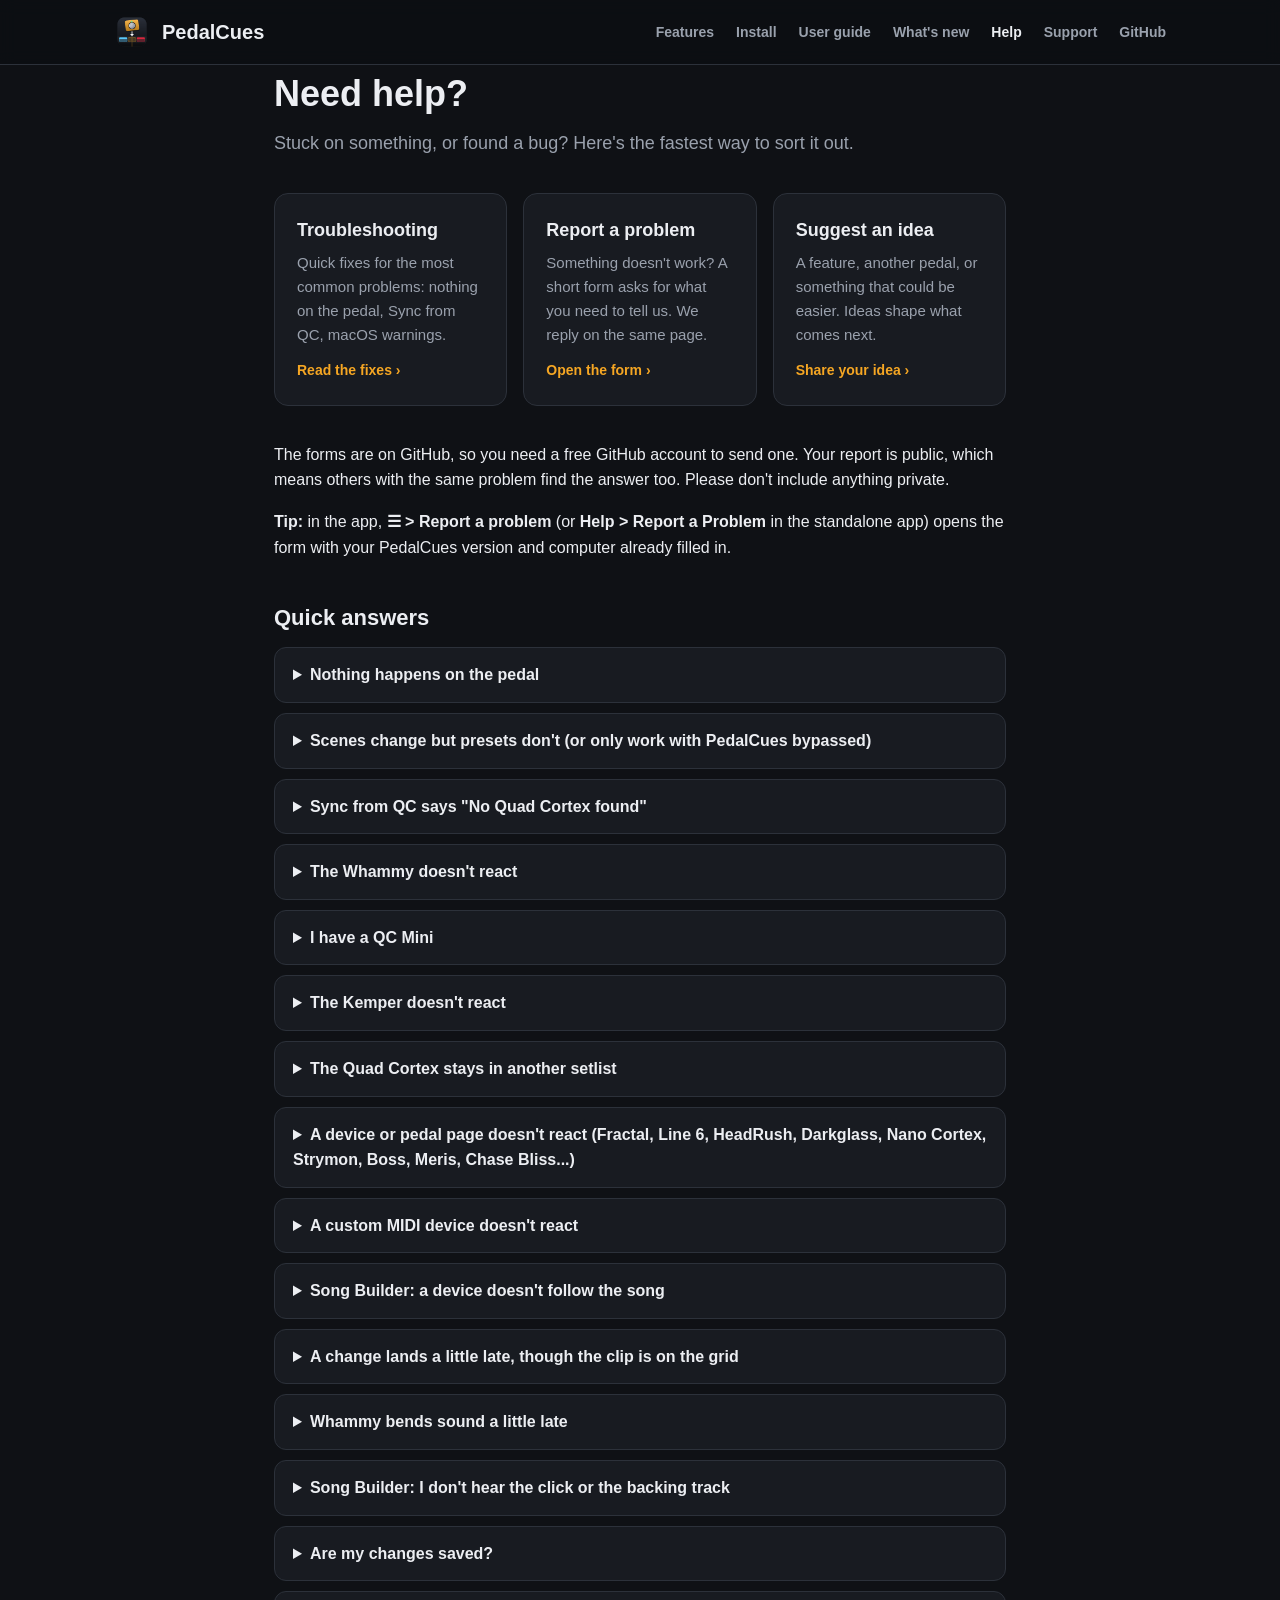
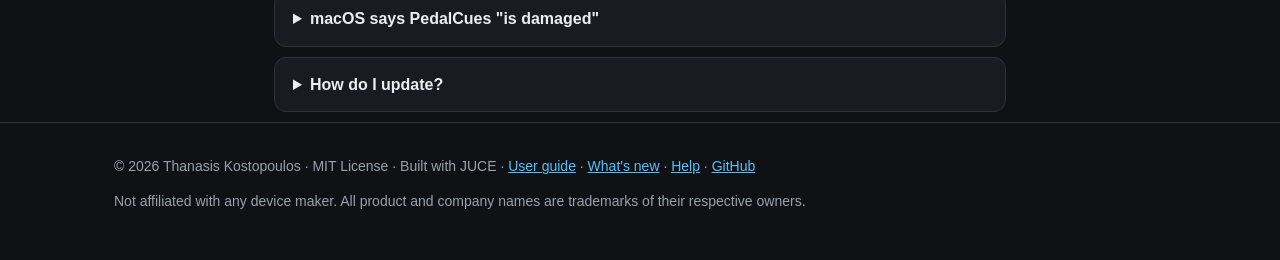
<file: docs/help.html>
<!doctype html>
<html lang="en">
<head>
  <meta charset="utf-8">
  <meta name="viewport" content="width=device-width, initial-scale=1">
  <script>/* Reloads always start at the top: drop a #section left by an earlier click and jump without the smooth scroll (lazy images
     loading mid-animation used to stop it part way). Opening a link to a #section still jumps there. */
  (function () {
    if ('scrollRestoration' in history) history.scrollRestoration = 'manual';
    var nav = window.performance && performance.getEntriesByType ? performance.getEntriesByType('navigation')[0] : null;
    if (nav && nav.type === 'reload' && location.hash) history.replaceState(null, '', location.pathname + location.search);
    function toTop() { if (!location.hash) window.scrollTo({ top: 0, left: 0, behavior: 'instant' }); }
    toTop();
    document.addEventListener('DOMContentLoaded', toTop);
    window.addEventListener('load', toTop);
  })();
  </script>
  <title>Help - PedalCues</title>
  <meta name="description" content="Get help with PedalCues: the user guide, troubleshooting, reporting a problem or suggesting an idea.">
  <link rel="icon" type="image/png" href="images/icon.png">
  <link rel="stylesheet" href="pages.css">
</head>
<body>
<header class="top"><div class="wrap">
  <a class="brand" href="./"><img src="images/icon.png" alt=""><b>PedalCues</b></a>
  <nav><a href="./#features">Features</a><a href="./#install">Install</a><a href="guide.html">User guide</a><a href="changelog.html">What's new</a><a href="help.html" aria-current="page">Help</a><a href="./#support">Support</a><a href="https://github.com/thankost/pedal-cues">GitHub</a></nav>
</div></header>
<main class="wrap narrow">
  <h1>Need help?</h1>
  <p class="lead">Stuck on something, or found a bug? Here's the fastest way to sort it out.</p>

  <div class="options">
    <a class="option" href="guide.html#12-troubleshooting">
      <h3>Troubleshooting</h3>
      <p>Quick fixes for the most common problems: nothing on the pedal, Sync from QC, macOS warnings.</p>
      <span class="go">Read the fixes &rsaquo;</span>
    </a>
    <a class="option" href="https://github.com/thankost/pedal-cues/issues/new?template=problem.yml">
      <h3>Report a problem</h3>
      <p>Something doesn't work? A short form asks for what you need to tell us. We reply on the same page.</p>
      <span class="go">Open the form &rsaquo;</span>
    </a>
    <a class="option" href="https://github.com/thankost/pedal-cues/issues/new?template=idea.yml">
      <h3>Suggest an idea</h3>
      <p>A feature, another pedal, or something that could be easier. Ideas shape what comes next.</p>
      <span class="go">Share your idea &rsaquo;</span>
    </a>
  </div>

  <p>The forms are on GitHub, so you need a free GitHub account to send one. Your report is public, which means
     others with the same problem find the answer too. Please don't include anything private.</p>
  <p><b>Tip:</b> in the app, <b>☰ &gt; Report a problem</b> (or <b>Help &gt; Report a Problem</b> in the standalone app)
     opens the form with your PedalCues version and computer already filled in.</p>

  <h2 class="section">Quick answers</h2>
  <div class="faq">
    <details><summary>Nothing happens on the pedal</summary>
      <p>Check the cue track's MIDI hardware output in your DAW and that the pedal's MIDI device is enabled there.
         Press a tile's play button to test. In the standalone app, pick a port in <b>How to connect</b> (at the top of each page) or <b>Options &gt; MIDI Output</b>.</p></details>
    <details><summary>Scenes change but presets don't (or only work with PedalCues bypassed)</summary>
      <p>PedalCues is on the cue track. Its VST3 version can't receive Program Changes, so the clips' preset changes are dropped
         on the way out. Take the plugin off the cue tracks and put it on a track of its own, sending its MIDI to the cue tracks
         (see <a href="guide.html#3-set-up-your-daw-once">Set up your DAW</a>). On a Mac, the AU version on the cue track also works.</p></details>
    <details><summary>Sync from QC says "No Quad Cortex found"</summary>
      <p>Connect the QC's USB port (a MIDI cable isn't enough), switch it on, and quit Cortex Control, which keeps the USB
         connection to itself. On Linux, install the USB permission rule from the guide once.</p></details>
    <details><summary>The Whammy doesn't react</summary>
      <p>If the QC or Kemper is on USB and the Whammy hangs off its Thru, that can't work: neither forwards USB MIDI to its Thru,
         and the Whammy itself has only a 5-pin MIDI In.
         Open the <b>Wiring guide</b> in the app for setups that work.</p></details>
    <details><summary>I have a QC Mini</summary>
      <p>Pick <b>Quad Cortex Mini</b> in the device list (the arrow on the first tab). Its scenes and footswitches show as A&ndash;D on
         Page I and Page II, the same MIDI as the Quad Cortex's A&ndash;H. Its MIDI jacks are 3.5&nbsp;mm TRS (Type A): use a TRS MIDI cable
         or a 5-pin to TRS adapter.</p></details>
    <details><summary>The Kemper doesn't react</summary>
      <p>Set the Kemper to a fixed MIDI channel (it's Omni out of the box) and the same number at the top of the Kemper page,
         and check that the first tab shows your Kemper model. Put Kemper clips on the Kemper Cues track.</p></details>
    <details><summary>The Quad Cortex stays in another setlist</summary>
      <p>Turn on <b>Switch to the preset's setlist</b> (under the Quad Cortex preset list; hover it for what it does), check each preset's setlist number (the QC doesn't report its
         numbers over USB, so Sync from QC guesses them; set them as your QC shows them), then drag the preset clips into your DAW again.</p></details>
    <details><summary>A device or pedal page doesn't react (Fractal, Line 6, HeadRush, Darkglass, Nano Cortex, Strymon, Boss, Meris, Chase Bliss...)</summary>
      <p>These pages are built from the manufacturers' manuals and not tested on hardware yet. Check the unit's MIDI channel
         (<b>About this unit</b> on the page says where it's set) against the channel at the top of its page, and that the cue track sends to the unit.
         Fractal pages use the factory default CCs: if you changed them, use a custom MIDI device. On an Axe-Fx III, FM9, FM3 or VP4,
         assign the CC numbers from the device's <b>About this unit</b> on the unit first. On a HeadRush, set each rig's MIDI PROG to the
         number on its preset tile, turn <b>Prog Change Recv</b> on, and use a MIDI cable (not USB). On a Nano Cortex, set EXP/MIDI INPUT MODE to MIDI for the TRS jack. On an Anagram, if the first
         preset doesn't load, tell us (PedalCues sends Program Change 1 for 01A). Pedals that take MIDI on a TRS jack (Meris, Chase Bliss, several Strymon pedals) need the maker's cable or MIDI box: <b>About this unit</b> says which. Please tell us what works.</p></details>
    <details><summary>A custom MIDI device doesn't react</summary>
      <p>Check its MIDI channel (the same at the top of its page and on the device) and the CC numbers and values in its MIDI chart, which
         differ for every device. Use <b>Test on the device</b> in the tile editor. If it loads the preset next to the one you wanted,
         switch <b>Programs count from 0 / 1</b> on the device card.</p></details>
    <details><summary>Song Builder: a device doesn't follow the song</summary>
      <p>Each device needs its own MIDI channel, set the same on the device: the channel under each track's name is what's sent
         (right-click the track &gt; <b>MIDI channel</b> to change it). With one file and one MIDI output (a daisy chain or a
         backing-track player), keep your DAW track on its original channels (Reaper: <i>Send to original channels</i>). If your DAW
         sends a track on one channel, or each device is on its own port, export <b>a file per track</b>. See the
         <a href="guide.html#song-builder-beta-build-the-whole-song-once">guide</a>.</p></details>
    <details><summary>A change lands a little late, though the clip is on the grid</summary>
      <p>Your gear needs a moment to react. Move that clip a little to the left in your DAW (a sixteenth or less: make the grid
         finer or turn snap off for the move). A scene or stomp tile with <b>Load 1A first</b> on waits a sixteenth for its preset,
         so drop it a sixteenth early. For Whammy treadle moves, set <b>Early by</b> in the Treadle moves header instead, and keep
         the clip snapped to the grid. See the <a href="guide.html#timing-scenes-right-after-a-preset">guide</a>.</p></details>
    <details><summary>Whammy bends sound a little late</summary>
      <p>The Whammy's pitch shifting takes a moment. Set <b>Early by</b> in the Treadle moves header (try 20 ms) and drag the moves
         again: they play that much earlier inside their clips, so you still drop them on the beat. Mode changes aren't moved.</p></details>
    <details><summary>Song Builder: I don't hear the click or the backing track</summary>
      <p>They come out of PedalCues' audio output: in the plugin, the DAW track PedalCues is on (check its volume, mute and output);
         in the standalone app, your computer's audio output. Check that <b>Metronome</b> is on, the click lane isn't <i>Off</i> for
         that section, and the backing track's <b>M</b> isn't lit. <b>Click...</b> sets the volume and whether the click and
         backing track share both sides. The count-in always clicks.</p></details>
    <details><summary>Are my changes saved?</summary>
      <p>Yes, automatically. The right end of each page's MIDI strip shows <b>Saving...</b>, then <b>✓ Saved</b> (standalone app,
         written on this computer) or <b>✓ In your project</b> (plugin: save your DAW project as usual to keep it on disk).</p></details>
    <details><summary>macOS says PedalCues "is damaged"</summary>
      <p>It isn't. macOS blocks apps Apple hasn't notarised. Use the installer (<code>PedalCues-macOS.pkg</code>): if macOS
         says it can't verify it, click <b>Done</b>, then <i>System Settings &gt; Privacy &amp; Security &gt; Open Anyway</i>.
         With the zip, run <code>xattr -cr /Applications/PedalCues.app</code> in Terminal. See the <a href="./#install">install steps</a>.</p></details>
    <details><summary>How do I update?</summary>
      <p>When the app shows <b>Update to vX.Y.Z</b>, click it and download. Close your DAW, then run the installer
         (macOS, Windows): it replaces the old version. On Linux, unzip and run <code>./install.sh</code>. Your setup and projects are kept. See <a href="changelog.html">What's new</a> for what changed.</p></details>
  </div>
</main>
<footer>
  <div class="wrap">
    <span>&copy; 2026 Thanasis Kostopoulos &middot; MIT License &middot; Built with JUCE &middot; <a href="guide.html">User guide</a> &middot; <a href="changelog.html">What's new</a> &middot; <a href="help.html">Help</a> &middot; <a href="https://github.com/thankost/pedal-cues">GitHub</a></span>
    <span>Not affiliated with any device maker. All product and company names are trademarks of their respective owners.</span>
  </div>
</footer>
</body>
</html>
</file>
<file: docs/pages.css>
/* Shared styles for the website's secondary pages (What's new, Help). The home page has its own inline styles. */
:root {
  --bg: #0f1115; --surface: #181b21; --raised: #20242c; --outline: #2c313a;
  --text: #eceef2; --dim: #9aa1ad; --amber: #f5a623; --qc: #4cc3ff; --wh: #e5304a;
}
* { box-sizing: border-box; }
/* The footer sits at the bottom of the window even when a page is short (Help). */
body { margin: 0; min-height: 100vh; display: flex; flex-direction: column; background: var(--bg); color: var(--text);
       font: 16px/1.6 -apple-system, BlinkMacSystemFont, "Segoe UI", Roboto, Helvetica, Arial, sans-serif; }
a { color: var(--qc); }
.wrap { max-width: 1100px; margin: 0 auto; padding: 0 24px; }
.wrap.narrow { max-width: 780px; }

header.top { border-bottom: 1px solid var(--outline); background: #0c0e12cc; position: sticky; top: 0; backdrop-filter: blur(8px); z-index: 5; }
header.top .wrap { display: flex; align-items: center; gap: 12px; height: 64px; }
header.top .brand { display: flex; align-items: center; gap: 12px; color: var(--text); text-decoration: none; }
header.top img { width: 36px; height: 36px; }
header.top b { font-size: 20px; }
header.top nav { margin-left: auto; display: flex; gap: 22px; }
header.top nav a { color: var(--dim); text-decoration: none; font-weight: 600; font-size: 14px; }
header.top nav a:hover, header.top nav a[aria-current] { color: var(--text); }
@media (max-width: 640px) { header.top nav { gap: 16px; min-width: 0; overflow-x: auto; scrollbar-width: none; } header.top nav a { white-space: nowrap; } }

main { padding: 48px 0 72px; }
h1 { font-size: 36px; margin: 0 0 6px; }
.lead { color: var(--dim); font-size: 18px; margin: 0 0 36px; }
code { background: var(--raised); border: 1px solid var(--outline); border-radius: 6px; padding: 1px 6px; font-size: 14px; }

/* What's new */
.release { background: var(--surface); border: 1px solid var(--outline); border-radius: 14px; padding: 22px 26px; margin-bottom: 18px; }
.release h2 { display: inline-block; margin: 0; font-size: 22px; color: var(--amber); }
.release .date { display: inline-block; margin-left: 12px; color: var(--dim); font-size: 14px; }
.release ul { margin: 12px 0 0; padding-left: 20px; }
.release li { margin: 6px 0; }
.release:first-of-type { border-color: #f5a62366; box-shadow: 0 20px 60px -40px rgba(245,166,35,.45); }

/* Help */
.options { display: grid; grid-template-columns: repeat(auto-fit, minmax(230px, 1fr)); gap: 16px; margin: 8px 0 36px; }
.option { display: block; background: var(--surface); border: 1px solid var(--outline); border-radius: 14px; padding: 22px;
          color: var(--text); text-decoration: none; transition: border-color .15s, transform .15s; }
.option:hover { border-color: var(--amber); transform: translateY(-2px); }
.option h3 { margin: 0 0 6px; font-size: 18px; }
.option p { margin: 0; color: var(--dim); font-size: 15px; }
.option .go { display: inline-block; margin-top: 12px; color: var(--amber); font-weight: 700; font-size: 14px; }
h2.section { font-size: 22px; margin: 40px 0 12px; }
.faq details { background: var(--surface); border: 1px solid var(--outline); border-radius: 12px; padding: 14px 18px; margin-bottom: 10px; }
.faq summary { cursor: pointer; font-weight: 700; }
.faq p { color: var(--dim); margin: 10px 0 0; }

footer { margin-top: auto; border-top: 1px solid var(--outline); padding: 32px 0 48px; color: var(--dim); font-size: 14px; }
footer .wrap { display: flex; flex-wrap: wrap; gap: 12px 28px; justify-content: space-between; }

/* User guide */
.guide { display: grid; grid-template-columns: 220px minmax(0, 1fr); gap: 48px; }
.toc { position: sticky; top: 88px; align-self: start; padding-top: 52px; display: flex; flex-direction: column; gap: 2px;
       max-height: calc(100vh - 100px); overflow-y: auto; overscroll-behavior: contain; }
.toc b { font-size: 12px; letter-spacing: .08em; text-transform: uppercase; color: var(--dim); margin-bottom: 8px; }
.toc a { color: var(--dim); text-decoration: none; font-size: 14px; padding: 5px 10px; border-left: 2px solid var(--outline); }
.toc a:hover { color: var(--text); border-left-color: var(--amber); }
.toc a.on { color: var(--text); font-weight: 600; border-left-color: var(--amber); background: #ffffff08; }   /* the section being read */
.doc { min-width: 0; max-width: 820px; }
.doc h2 { font-size: 26px; margin: 48px 0 12px; padding-top: 8px; scroll-margin-top: 80px; }
.doc h3 { font-size: 19px; margin: 32px 0 8px; scroll-margin-top: 80px; }
.doc h4 { font-size: 16px; margin: 24px 0 6px; scroll-margin-top: 80px; }
.doc hr { border: 0; border-top: 1px solid var(--outline); margin: 40px 0; }
.doc li { margin: 6px 0; }
.doc .figure img { max-width: 100%; border-radius: 12px; border: 1px solid var(--outline); box-shadow: 0 20px 60px -30px #000; }
.doc blockquote { margin: 18px 0; padding: 12px 18px; background: var(--surface); border-left: 3px solid var(--amber); border-radius: 0 10px 10px 0; }
.doc blockquote p { margin: 6px 0; }
.doc .table { overflow-x: auto; margin: 16px 0; border: 1px solid var(--outline); border-radius: 12px; }
.doc table { border-collapse: collapse; width: 100%; font-size: 15px; }
.doc th, .doc td { text-align: left; vertical-align: top; padding: 10px 14px; border-bottom: 1px solid var(--outline); }
.doc th { background: var(--raised); }
.doc tr:last-child td { border-bottom: 0; }
.code { position: relative; margin: 14px 0; }
.code pre { margin: 0; background: #0a0c10; border: 1px solid var(--outline); border-radius: 10px; padding: 14px 80px 14px 16px; overflow-x: auto; }
.code pre code { background: none; border: 0; padding: 0; font-size: 13.5px; }
.code .copy { position: absolute; top: 8px; right: 8px; background: var(--raised); color: var(--text); border: 1px solid var(--outline);
              border-radius: 6px; padding: 3px 10px; font: 600 12px inherit; cursor: pointer; }
/* Phones and narrow windows: a bar under the header with the section being read; it opens a full-screen sheet */
.toc-bar { display: none; }
.toc-sheet { position: fixed; inset: 0; z-index: 100; background: #0c0e12; display: flex; flex-direction: column;
             padding-top: env(safe-area-inset-top, 0px); }
.toc-sheet[hidden] { display: none; }
.toc-sheet-head { display: flex; align-items: center; justify-content: space-between; padding: 14px 24px; border-bottom: 1px solid var(--outline); }
.toc-sheet-head b { font-size: 12px; letter-spacing: .08em; text-transform: uppercase; color: var(--dim); }
.toc-close { background: var(--raised); color: var(--text); border: 1px solid var(--outline); border-radius: 8px; width: 40px; height: 40px;
             font-size: 18px; line-height: 1; cursor: pointer; }
.toc-sheet nav { flex: 1; min-height: 0; overflow-y: auto; overscroll-behavior: contain; -webkit-overflow-scrolling: touch;
                 display: flex; flex-direction: column; padding: 6px 0 calc(20px + env(safe-area-inset-bottom, 0px)); }
.toc-sheet nav a { color: var(--dim); text-decoration: none; font-size: 16px; padding: 13px 24px; border-left: 3px solid transparent; }
.toc-sheet nav a.on { color: var(--text); font-weight: 600; border-left-color: var(--amber); background: #ffffff08; }
@media (max-width: 900px) {
  .guide { grid-template-columns: 1fr; gap: 0; }
  .toc { display: none; }
  .toc-bar { display: block; position: sticky; top: 65px; z-index: 4; margin: 0 -24px; background: #0c0e12; border-bottom: 1px solid var(--outline); }
  .toc-open { display: flex; align-items: center; gap: 10px; width: 100%; padding: 12px 24px; background: none; border: 0; color: inherit;
              font: inherit; text-align: left; cursor: pointer; }
  .toc-open b { font-size: 12px; letter-spacing: .08em; text-transform: uppercase; color: var(--dim); }
  .toc-open .cur { flex: 1; min-width: 0; color: var(--text); font-weight: 600; font-size: 15px; white-space: nowrap; overflow: hidden; text-overflow: ellipsis; }
  .toc-open .chev { color: var(--amber); font-size: 18px; line-height: 1; }
  .doc h2, .doc h3, .doc h4 { scroll-margin-top: 124px; }
}
}
.doc .pair { display: grid; grid-template-columns: repeat(2, minmax(0, 1fr)); gap: 16px; margin: 16px 0; }
.doc .pair figure { margin: 0; }
.doc .pair img { display: block; width: 100%; height: auto; border-radius: 10px; border: 1px solid var(--outline); }
.doc .pair figcaption { color: var(--dim); font-size: 14px; margin-top: 8px; text-align: center; }
@media (max-width: 640px) { .doc .pair { grid-template-columns: 1fr; } }
</file>
